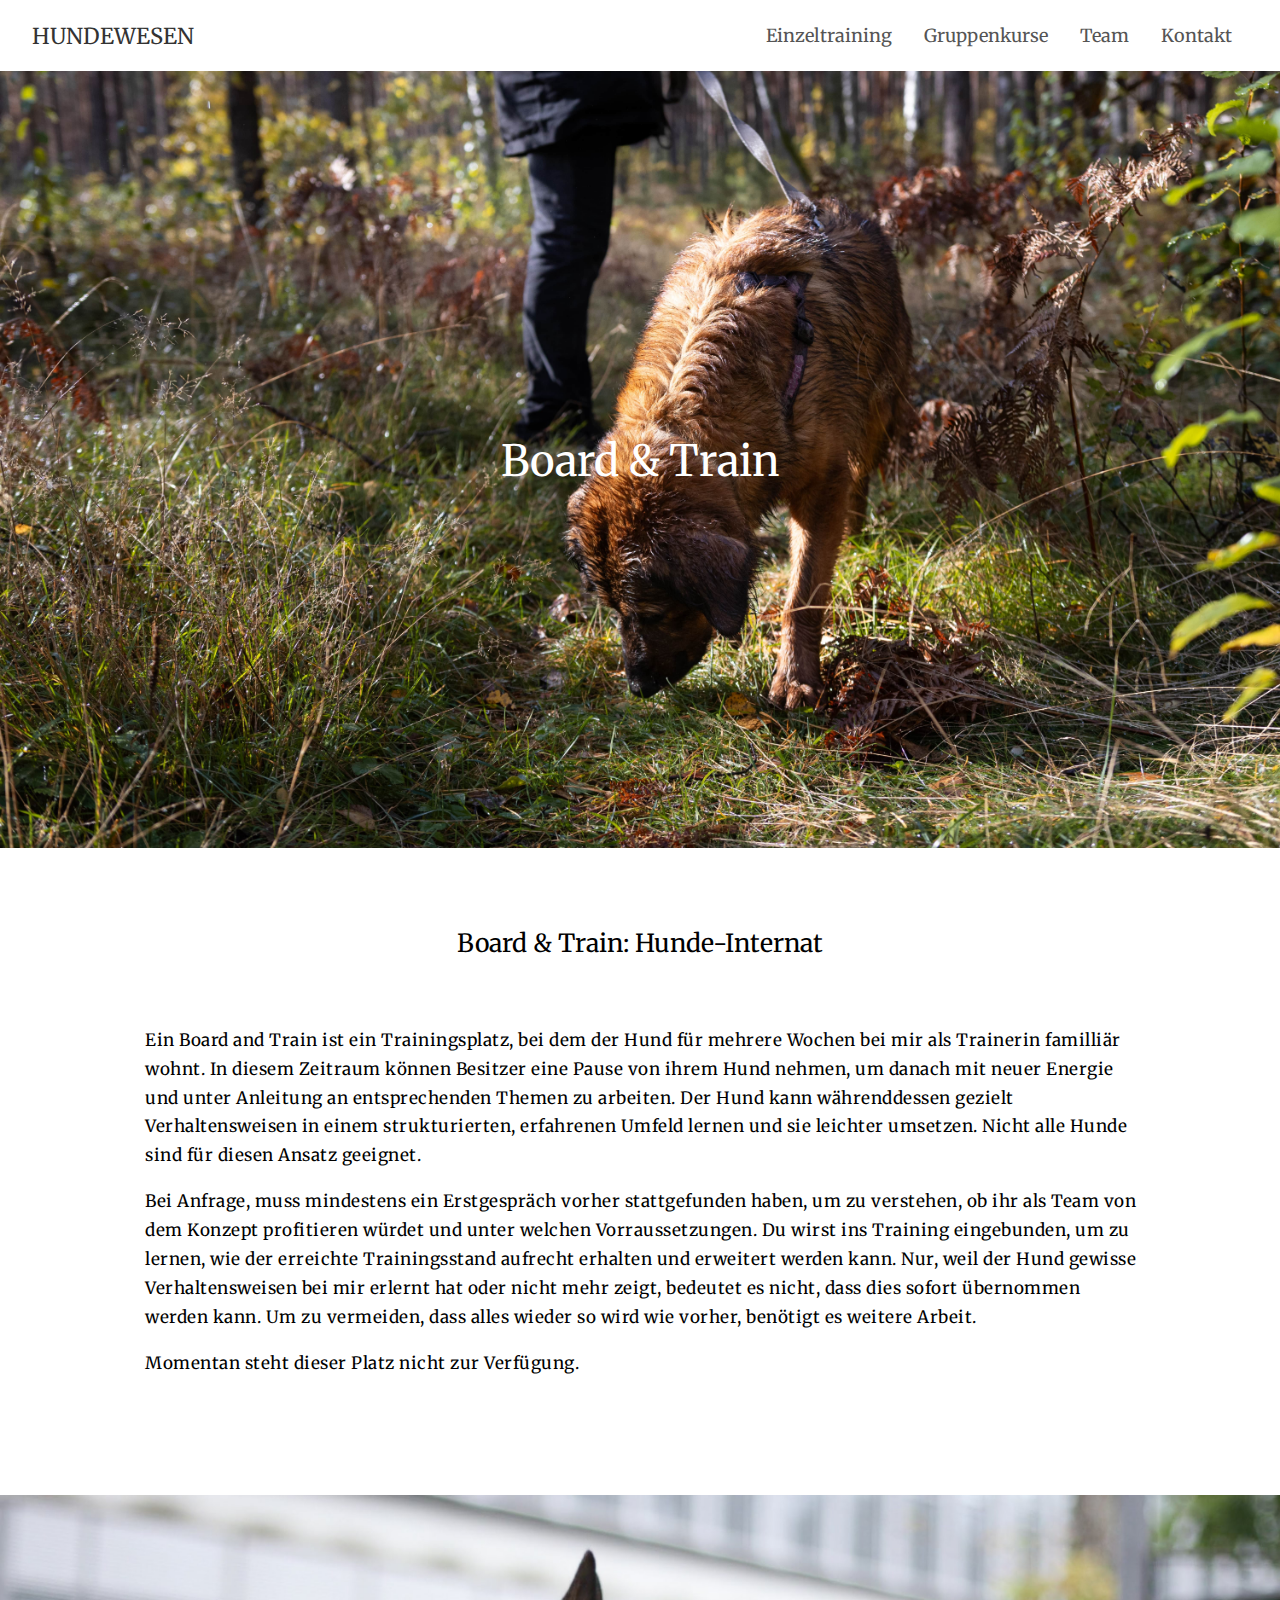
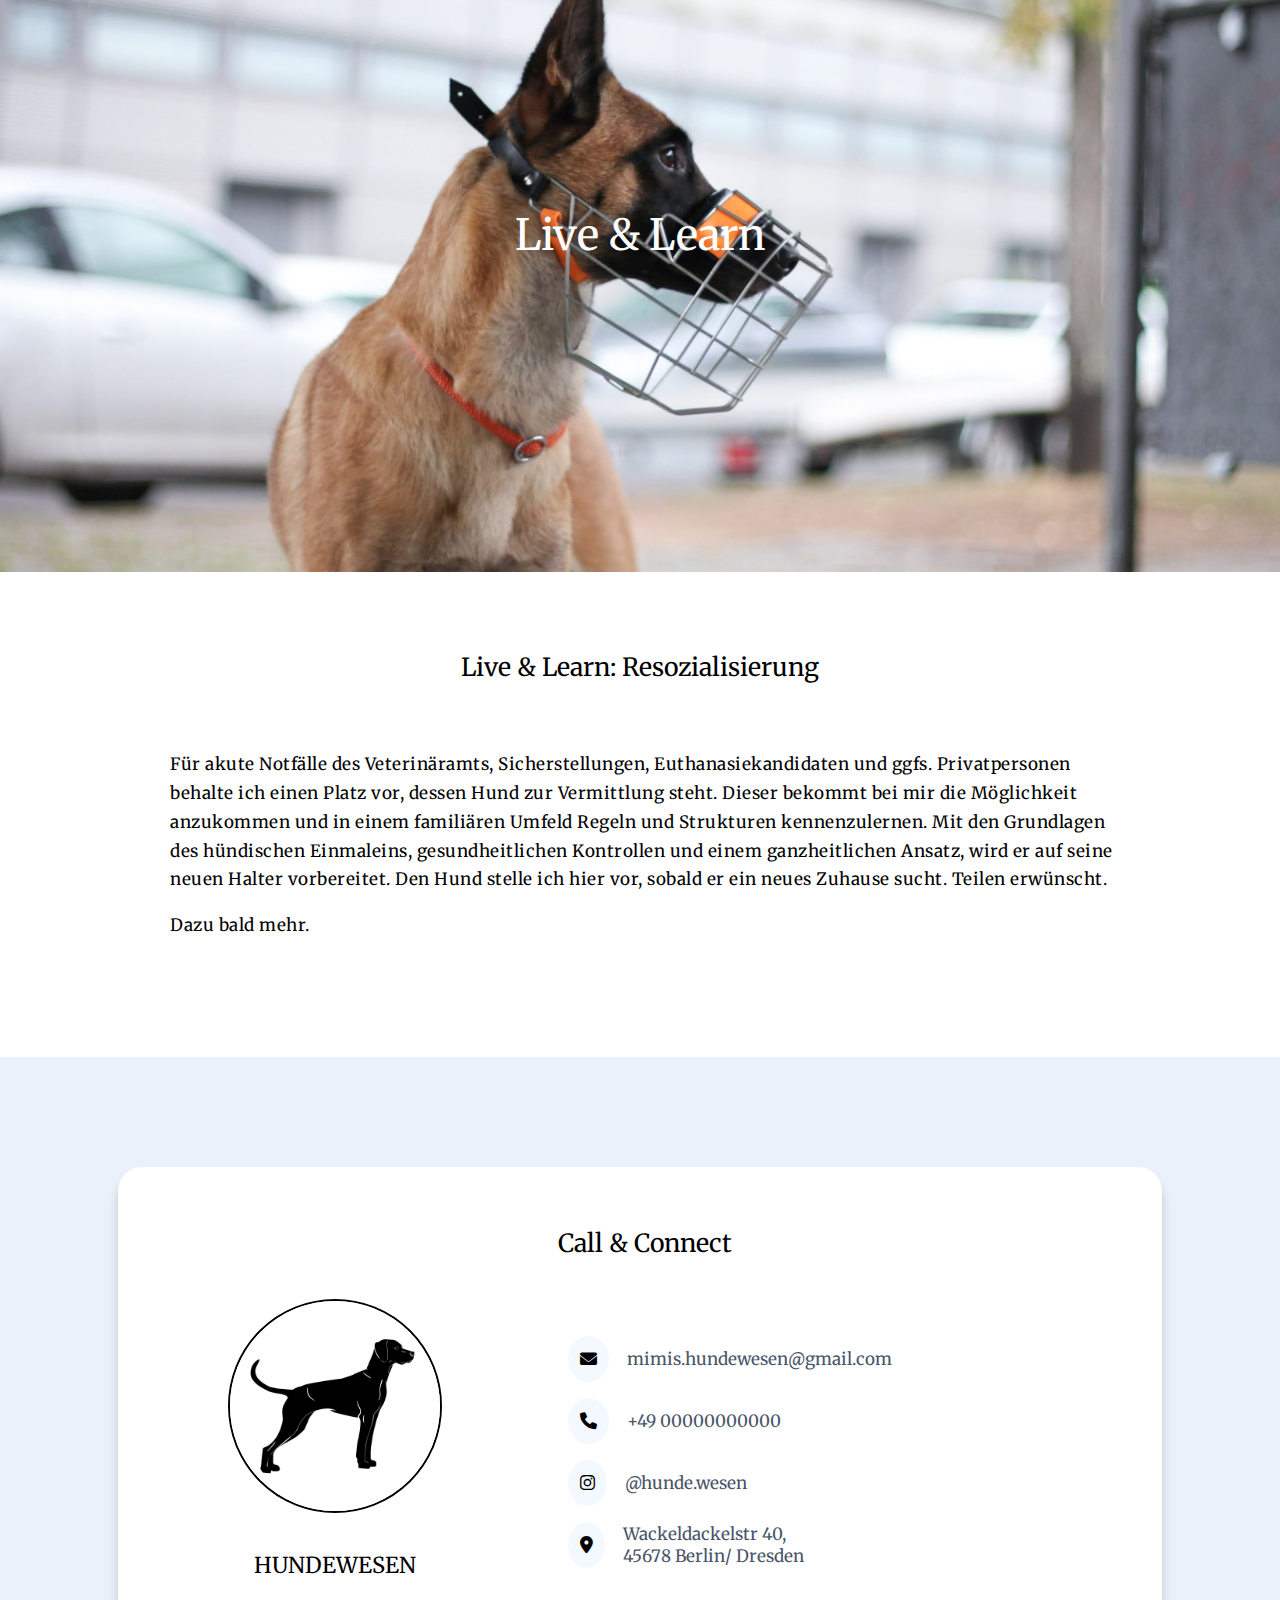
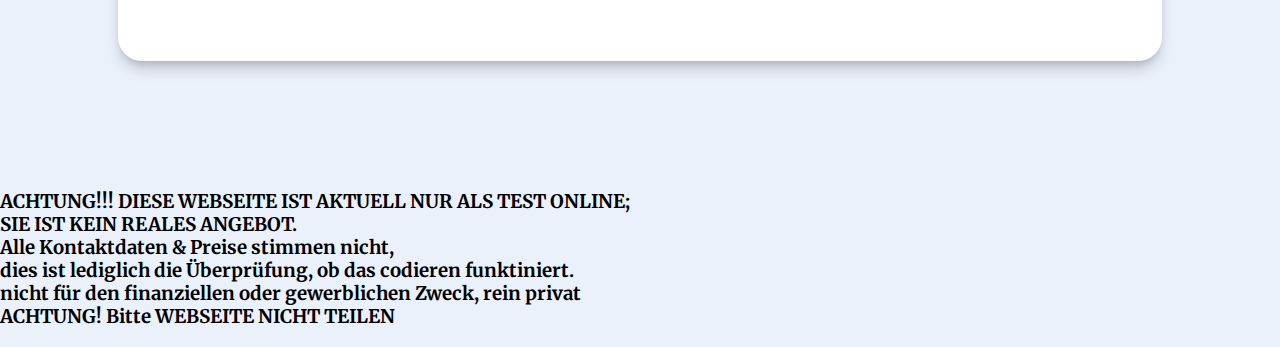
<file: boardandtrain.html>
<!DOCTYPE html>
<html>


<head>
 <title>Hundewesen Board &#38; Train </title>
 <link rel="stylesheet" href="../css/boardandtrain.css">
 <link rel="stylesheet" href="https://cdnjs.cloudflare.com/ajax/libs/font-awesome/6.0.0-beta3/css/all.min.css">
 <link href="https://fonts.googleapis.com/css2?family=Merriweather&display=swap" rel="stylesheet">
 <link rel="icon" href="../pictures/favicon.ico">
 <meta name="viewport" content="width=device-width, initial-scale=1.0">
</head>


<body>

<nav class="navbar">
  <a href="../hundewesen.html" class="navbar-logo">HUNDEWESEN</a>
  <div class="hamburger-icon" id="hamburger">
      <span></span>
      <span></span>
      <span></span>
  </div>
  <ul class="navbar-links">
      <li><a href="einzeltraining.html">Einzeltraining</a></li>
      <li><a href="gruppenkurs.html">Gruppenkurse</a></li>
      <li><a href="team.html">Team</a></li>
      <li><a href="kontakt.html">Kontakt</a></li>
  </ul>
</nav>

<script>
    // Get the hamburger icon and the entire navbar
    const hamburgerIcon = document.getElementById('hamburger');
    const navbar = document.querySelector('.navbar');

    // Add a click event listener to the hamburger icon
    hamburgerIcon.addEventListener('click', () => {
        // Toggle the 'navbar-open' class on the navbar to show/hide the links and transform the icon
        navbar.classList.toggle('navbar-open');
    });
</script>
  
<main>
 <div class="imagecontainer">
   <img class="top" src="../pictures/waldlacis.jpg"
   alt="Ein Vizsla an einer Schleppleine neben ihrer Besitzerin"
   style="width:100vw";>
   <div class="centered";> Board &#38; Train</div>
 </div>


 <div class="schrift1">
   <div class="Überschrift1"> Board &#38; Train: Hunde-Internat </div>
   <div class="text1" style="
     display: flex;
     flex-direction: row;">
     <div style="
       background-color:white;
       flex:1;">
     </div> 
     <div style="
       width: 1000px;">
     <p> Ein Board and Train ist ein Trainingsplatz, bei dem der Hund f&#252;r mehrere Wochen bei
       mir als Trainerin familliär wohnt. In diesem Zeitraum k&#246;nnen Besitzer eine Pause von ihrem Hund nehmen,
       um danach mit neuer Energie und unter Anleitung an entsprechenden Themen zu arbeiten.
       Der Hund kann w&#228;hrenddessen gezielt Verhaltensweisen in einem strukturierten, erfahrenen Umfeld lernen
       und sie leichter umsetzen. Nicht alle Hunde sind f&#252;r diesen Ansatz geeignet.
     </p> 
     <p>
       Bei Anfrage, muss mindestens ein Erstgespräch vorher stattgefunden haben, um zu verstehen, 
       ob ihr als Team von dem Konzept profitieren w&#252;rdet und unter welchen Vorraussetzungen. 
       Du wirst ins Training eingebunden, um zu lernen,
       wie der erreichte Trainingsstand aufrecht erhalten und erweitert werden kann.
       Nur, weil der Hund gewisse Verhaltensweisen bei mir erlernt hat oder
       nicht mehr zeigt, bedeutet es nicht, dass dies sofort &#252;bernommen werden kann.
       Um zu vermeiden, dass alles wieder so wird wie vorher, ben&#246;tigt es weitere Arbeit.
     </p>
     <p> Momentan steht dieser Platz nicht zur Verf&#252;gung.</p>
     </div>
     <div style="
       background-color:white; flex:1;">
     </div> 
   </div>
 </div>
  <div class="imagecontainer">
   <img class="live" src="../pictures/mkhell.jpg"
   style="width:100vw";>
   <div class="centered";> Live &#38; Learn</div>
 </div>


 <div class="schrift1">
   <div class="Überschrift1"> Live &#38; Learn: Resozialisierung </div>
   <div class="text1" style="
     display: flex;
     flex-direction: row;">
     <div style="
       background-color:white;
       flex:1;">
     </div> 
     <div style="
       width: 950px;">
      <p> F&#252;r akute Notf&#228;lle des Veterin&#228;ramts, Sicherstellungen, Euthanasiekandidaten und ggfs. Privatpersonen
       behalte ich einen Platz vor, dessen Hund zur Vermittlung steht.
       Dieser bekommt bei mir die M&#246;glichkeit anzukommen und in einem famili&#228;ren Umfeld
       Regeln und Strukturen kennenzulernen. Mit den Grundlagen des h&#252;ndischen Einmaleins, gesundheitlichen
       Kontrollen und einem ganzheitlichen Ansatz, wird er auf seine neuen Halter vorbereitet.
       Den Hund stelle ich hier vor, sobald er ein neues Zuhause sucht.
       Teilen erw&#252;nscht.
      </p>
      <p> Dazu bald mehr. </p>
     </div>
     <div style="
       background-color:white;
       flex:1;">
     </div> 
   </div>
 </div>

<!-- GEMINI-->

<div class="contact-card-container">
  <div class="contact-card">
  <div class="Überschrift2">Call & Connect</div>
   <div class="contact-innen">
      
      <!-- LINKS -->
      <div class="profile-section">
          <div class="profile-image-container">
              <img src="../pictures/hwlogoq.jpg" alt="Profile logo" class="profile-image">
          </div>
          <p class="profile-name">HUNDEWESEN</p>
      </div>

      <!-- RECHTS -->
      <div class="contact-links">
          <ul>
              <li>
                  <a href="mailto:hunde.wesen@gmail.com" class="contact-link">
                      <span class="icon-container">
                          <i class="fas fa-envelope"></i>
                      </span>
                      <span>mimis.hundewesen@gmail.com</span>
                  </a>
              </li>

              <li>
                <div class="contact-link">
                    <span class="icon-container">
                        <i class="fas fa-phone"></i>
                    </span>
                    <span>+49 00000000000</span>
                </div>
            </li>

            <li>
                <a href="https://www.instagram.com/hunde.wesen" target="_blank" class="contact-link">
                    <span class="icon-container">
                        <i class="fab fa-instagram"></i>
                    </span>
                    <span>@hunde.wesen</span>
                </a>
            </li>

            <li>
                <a href="https://maps.google.com/?q=Wackeldackelstr+40,+45678+Berlin" target="_blank" class="contact-link">
                    <span class="icon-container">
                        <i class="fas fa-map-marker-alt"></i>
                    </span>
                    <span>Wackeldackelstr 40,<br>45678 Berlin/ Dresden</span>
                </a>
            </li>
          </ul>
      </div>
   </div> 
  </div>
</div>


</main>
<footer> 
  <h3>ACHTUNG!!! DIESE WEBSEITE IST AKTUELL NUR ALS TEST ONLINE; 
  <br>SIE IST KEIN REALES ANGEBOT. 
  <br> Alle Kontaktdaten & Preise stimmen nicht, 
  <br>dies ist lediglich die Überprüfung, ob das codieren funktiniert.
  <br>nicht für den finanziellen oder gewerblichen Zweck, rein privat
<br>ACHTUNG! Bitte WEBSEITE NICHT TEILEN </h3>
</footer>

</body>
</html>
</file>
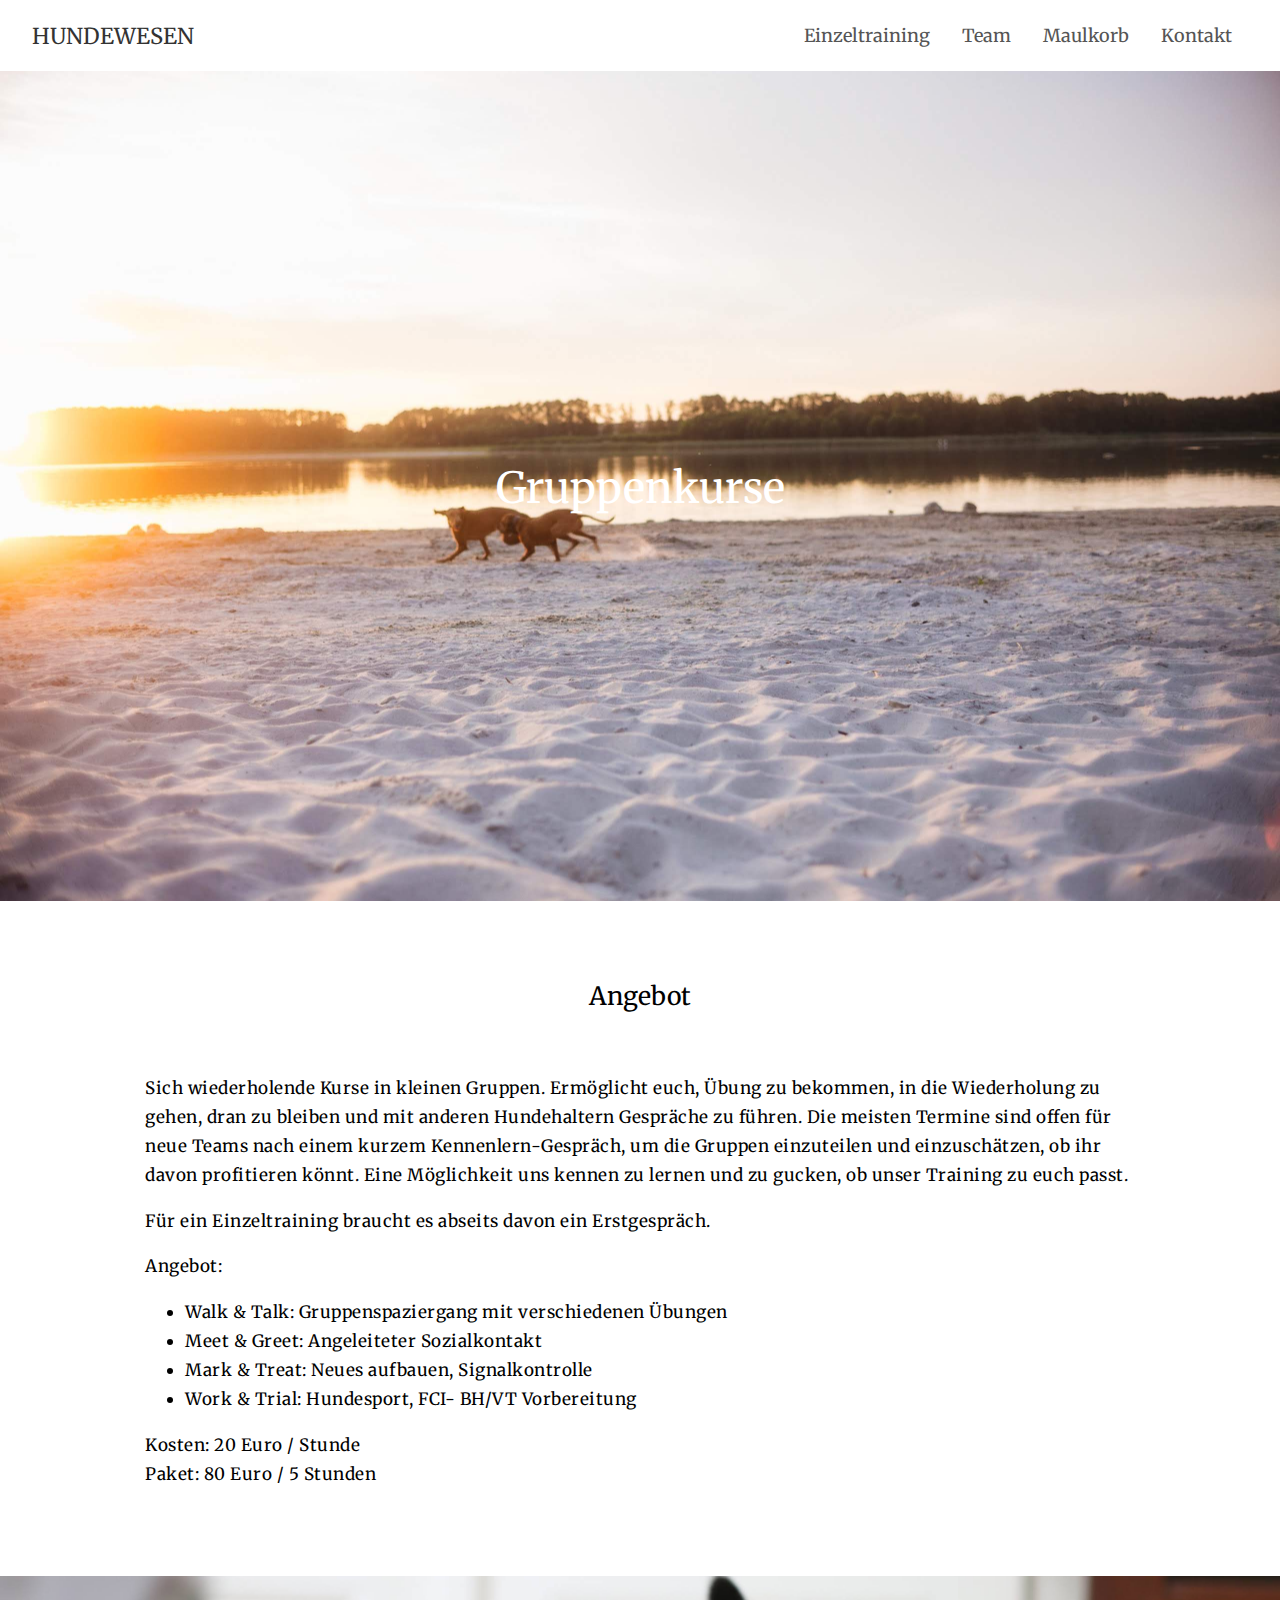
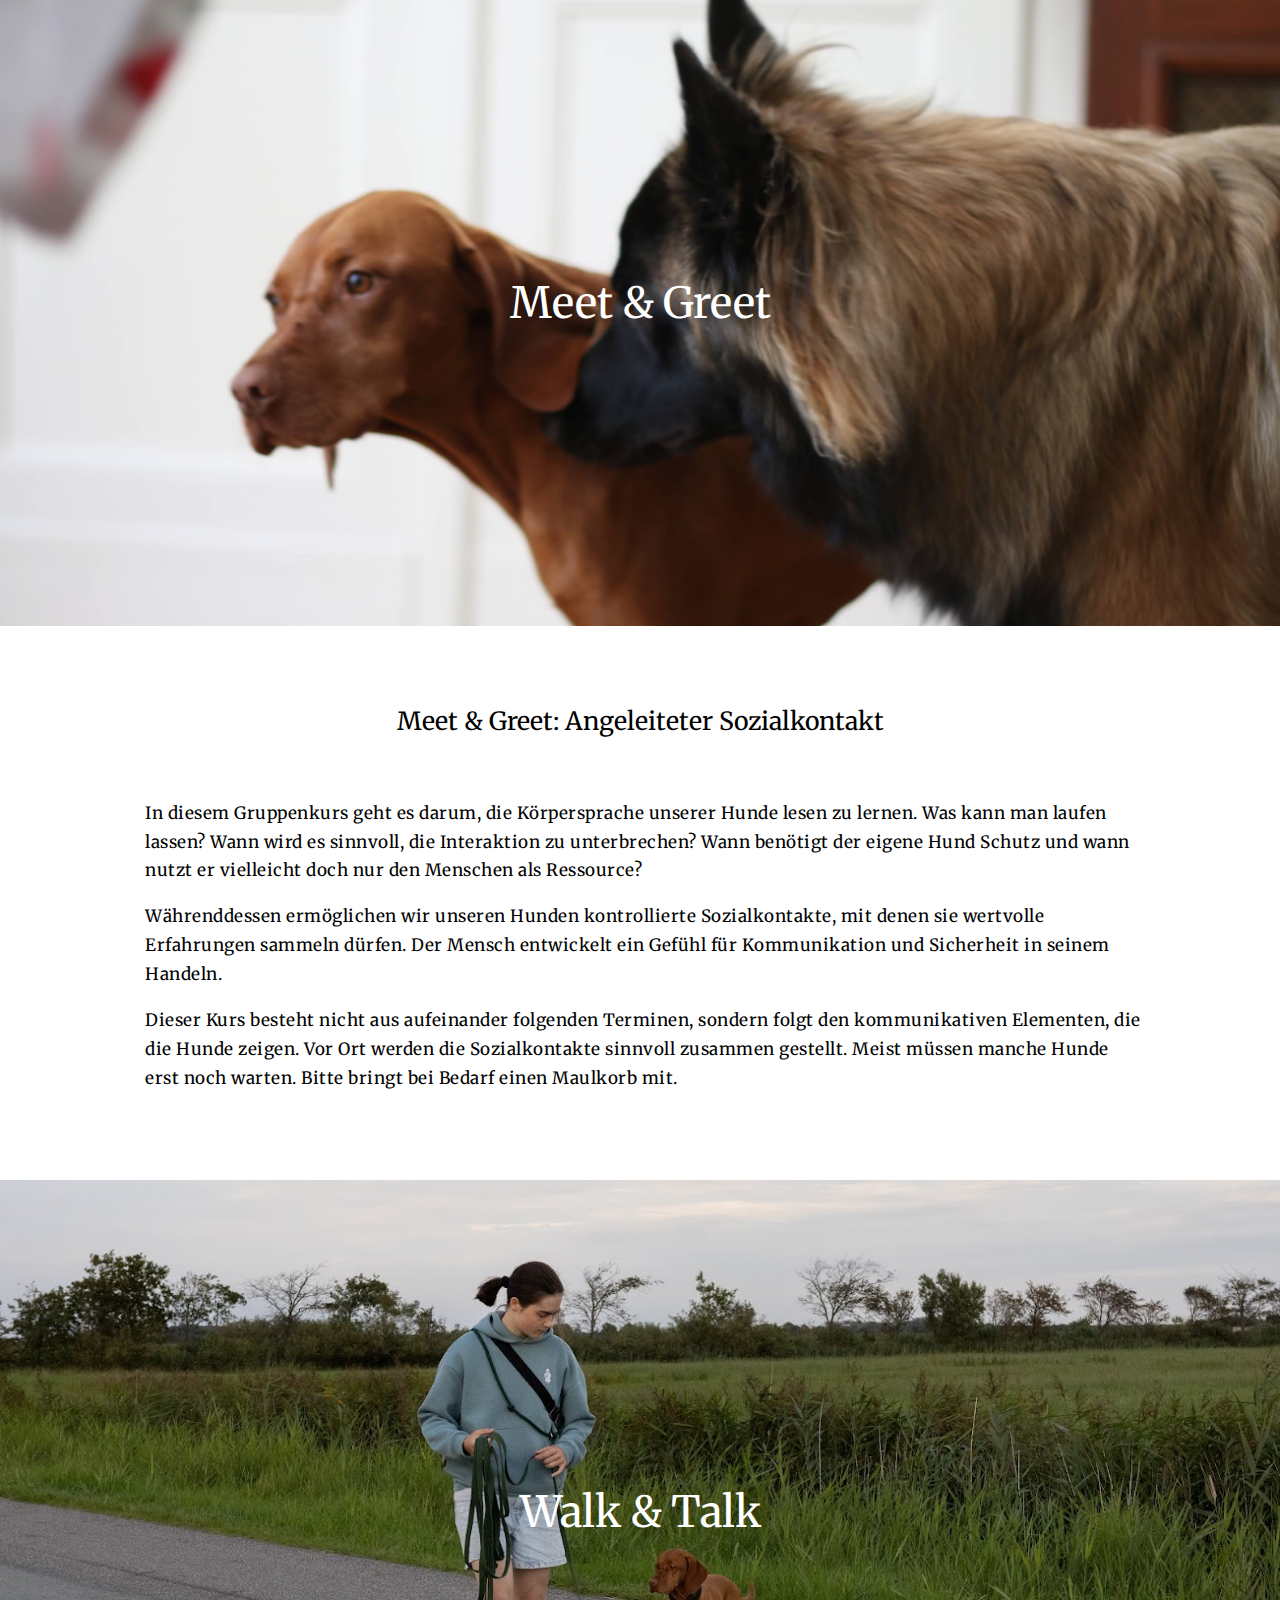
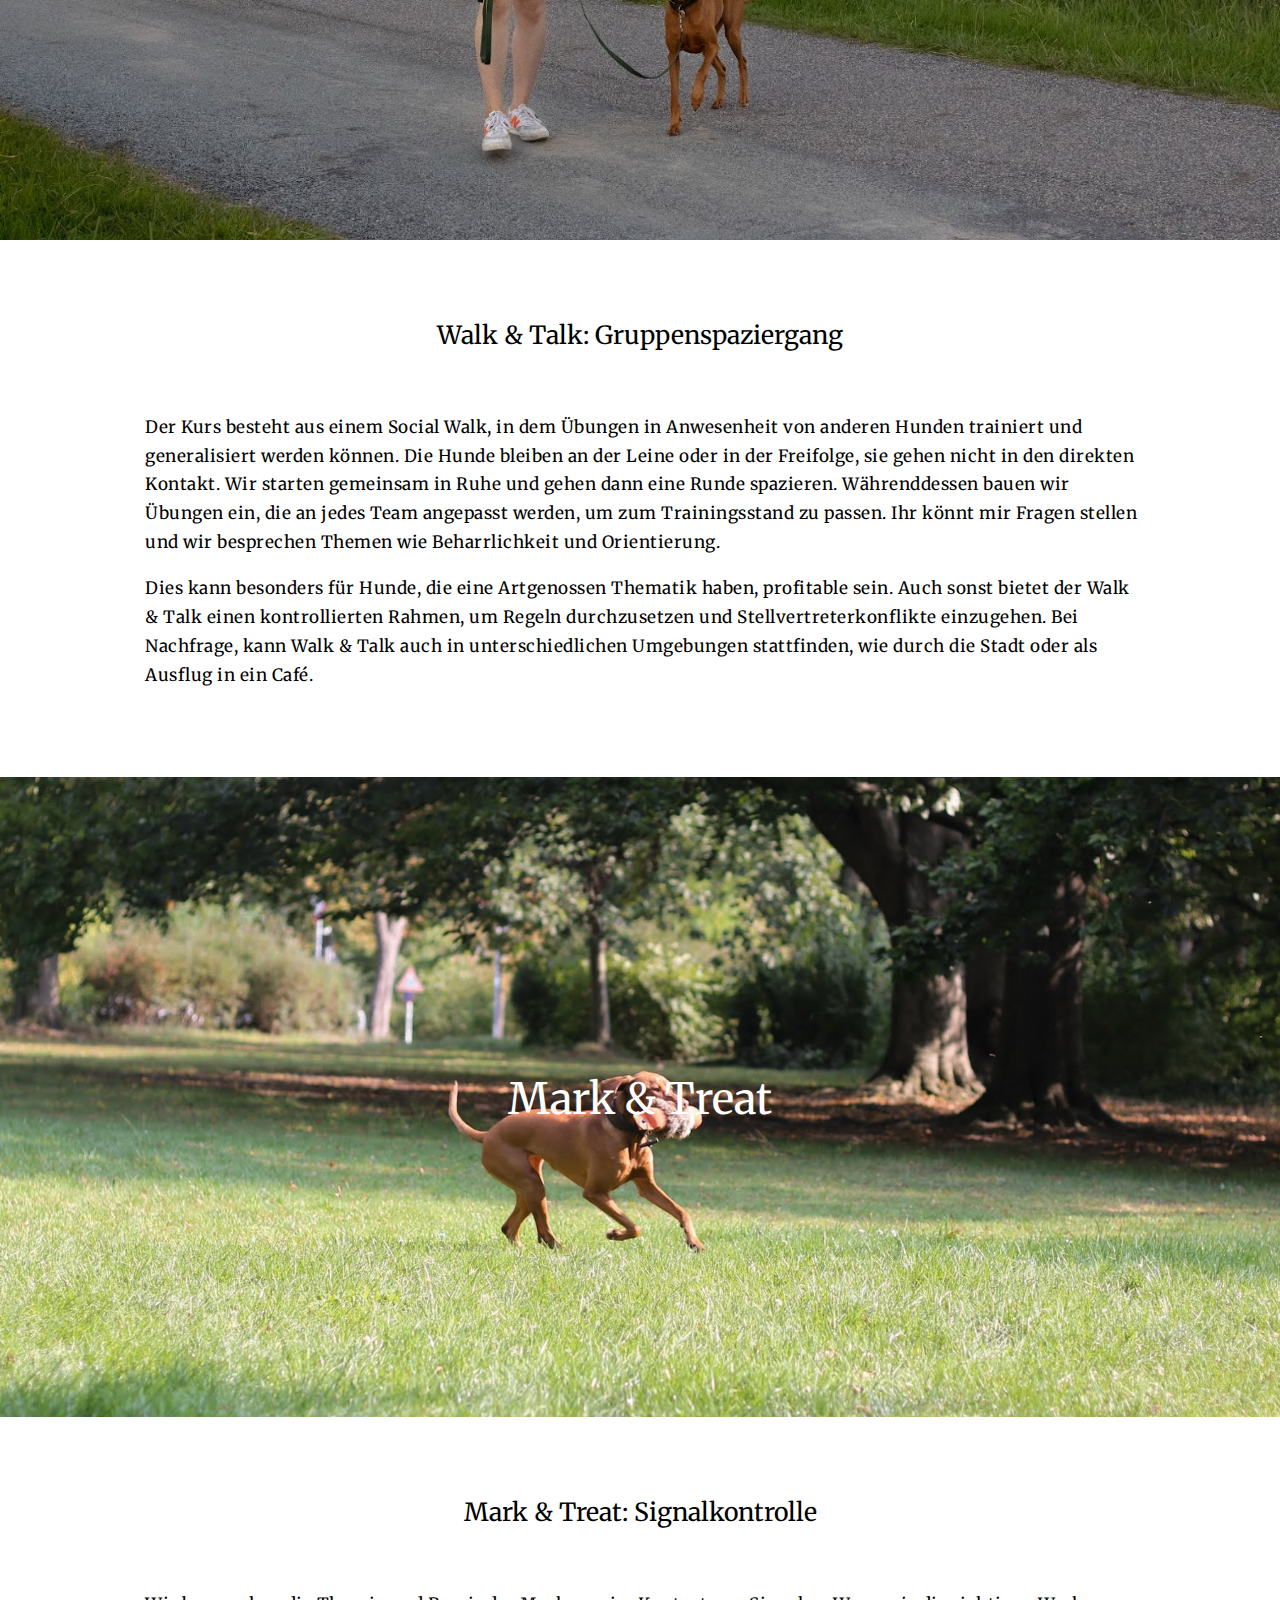
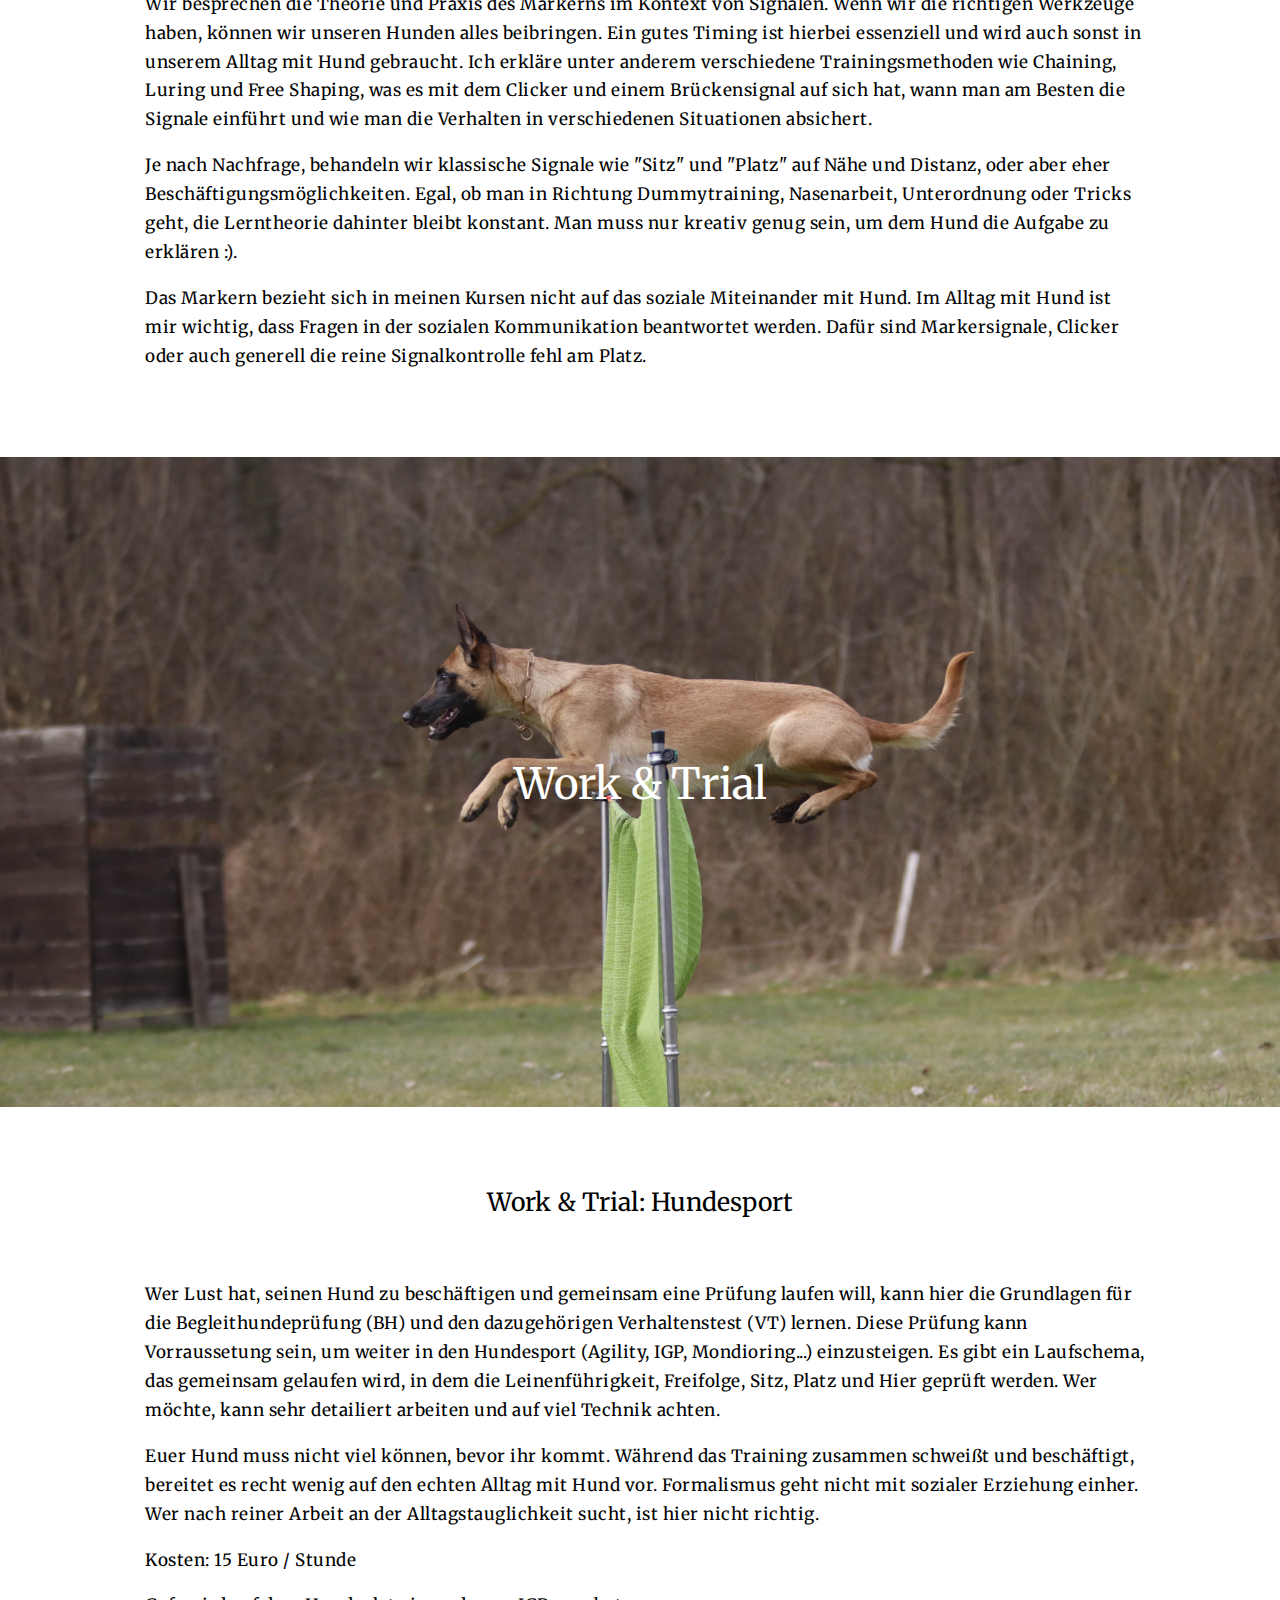
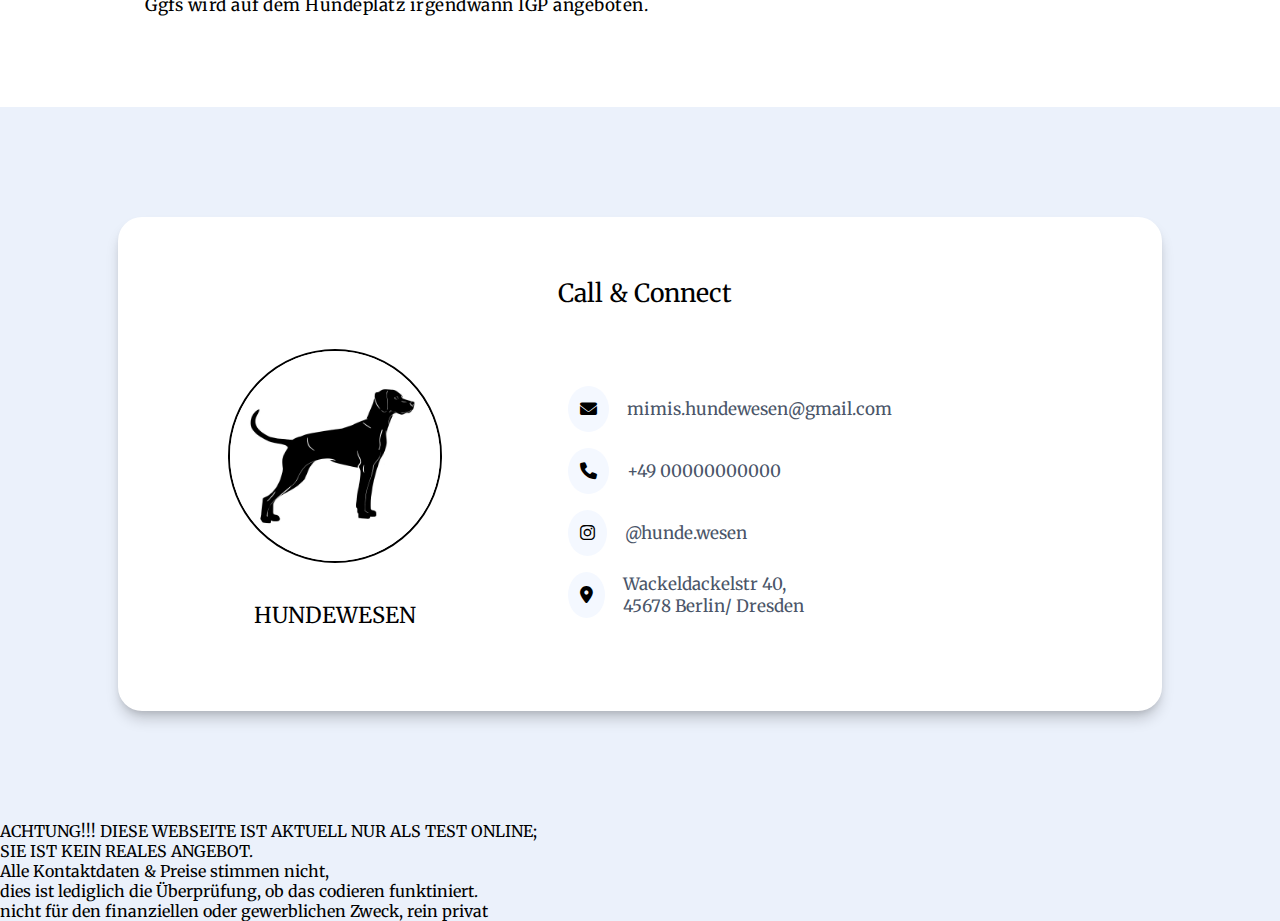
<file: gruppenkurs.html>
<!DOCTYPE html>
<html>


<head>
 <title>Hundewesen Gruppenkurse</title>
 <link rel="stylesheet" href="../css/gruppenkurs.css">
 <link rel="stylesheet" href="https://cdnjs.cloudflare.com/ajax/libs/font-awesome/6.0.0-beta3/css/all.min.css">
 <link href="https://fonts.googleapis.com/css2?family=Merriweather&display=swap" rel="stylesheet">
 <link rel="icon" href="../pictures/favicon.ico">
 <meta name="viewport" content="width=device-width, initial-scale=1.0">
</head>


<nav class="navbar">
  <a href="../hundewesen.html" class="navbar-logo">HUNDEWESEN</a>
  <div class="hamburger-icon" id="hamburger">
      <span></span>
      <span></span>
      <span></span>
  </div>
  <ul class="navbar-links">
      <li><a href="einzeltraining.html">Einzeltraining</a></li>
      <li><a href="team.html">Team</a></li>
      <li><a href="maulkorb.html">Maulkorb</a></li>
      <li><a href="kontakt.html">Kontakt</a></li>
  </ul>
</nav>

<script>
    // Get the hamburger icon and the entire navbar
    const hamburgerIcon = document.getElementById('hamburger');
    const navbar = document.querySelector('.navbar');

    // Add a click event listener to the hamburger icon
    hamburgerIcon.addEventListener('click', () => {
        // Toggle the 'navbar-open' class on the navbar to show/hide the links and transform the icon
        navbar.classList.toggle('navbar-open');
    });
</script>


<body>
<main>
<!-- Cover IMAGE-->
<div class="imagecontainer">
  <img class="top" src="../pictures/sonnenuntergang.jpg"
  style="width:100vw";>
  <div class="centered";> Gruppenkurse</div>
</div>

<!--ANGEBOT-->
<div class="schrift1">
  <div class="Überschrift1">Angebot </div>
  <div class="text1" style="display: flex; flex-direction: row;">
    <div style="
      background-color:white;flex:1;">
    </div> 
    <div style="
      width: 1000px;">
    <p>Sich wiederholende Kurse in kleinen Gruppen. Ermöglicht euch, Übung zu bekommen, in die Wiederholung zu gehen, dran zu bleiben und mit anderen Hundehaltern Gespräche zu führen.
      Die meisten Termine sind offen für neue Teams nach einem kurzem Kennenlern-Gespräch, um die Gruppen einzuteilen und einzuschätzen, ob ihr davon profitieren könnt. 
      Eine Möglichkeit uns kennen zu lernen und zu gucken, ob unser Training zu euch passt.</p>
    <p> Für ein Einzeltraining braucht es abseits davon ein Erstgespräch.</p> 
    <p>Angebot:</p>
    <ul>
      <li>Walk & Talk: Gruppenspaziergang mit verschiedenen Übungen</li>
      <li>Meet & Greet: Angeleiteter Sozialkontakt</li>
      <li>Mark & Treat: Neues aufbauen, Signalkontrolle</li>
      <li>Work & Trial: Hundesport, FCI- BH/VT Vorbereitung</li>
    </ul>
    <p>Kosten: 20 Euro / Stunde <br> Paket: 80 Euro / 5 Stunden </p>
    </div>
    <div style="
      background-color:white; flex:1;">
    </div> 
  </div>
</div>


<!--Watch & READ-->

 <div class="imagecontainer">
   <img class="meet" src="../pictures/interaktione.jpg"
   style="width:100vw";>
   <div class="centered";> Meet &#38; Greet</div>
 </div>


<div class="schrift1">
  <div class="Überschrift1"> Meet &#38; Greet: Angeleiteter Sozialkontakt</div>
  <div class="text1" style="
    display: flex; flex-direction: row;">
    <div style="
      background-color:white;
      flex:1;">
    </div> 
    <div style="
      width: 1000px;">
      <p>In diesem Gruppenkurs geht es darum, die K&#246;rpersprache unserer Hunde lesen zu lernen.
        Was kann man laufen lassen? Wann wird es sinnvoll, die Interaktion zu unterbrechen?
        Wann ben&#246;tigt der eigene Hund Schutz und wann nutzt er vielleicht doch nur den Menschen als Ressource?
    </p>
    <p>
        W&#228;hrenddessen erm&#246;glichen wir unseren Hunden kontrollierte Sozialkontakte,
        mit denen sie wertvolle Erfahrungen sammeln d&#252;rfen. Der Mensch entwickelt ein Gef&#252;hl f&#252;r Kommunikation
        und Sicherheit in seinem Handeln.
    </p>
    <p>
      Dieser Kurs besteht nicht aus aufeinander folgenden Terminen, sondern folgt den kommunikativen Elementen,
      die die Hunde zeigen. Vor Ort werden die Sozialkontakte sinnvoll zusammen gestellt. Meist müssen manche Hunde erst noch warten. 
      Bitte bringt bei Bedarf einen Maulkorb mit. 
    </p>
    </div>
    <div style="
      background-color:white; flex:1;">
    </div> 
  </div>
</div>


<!--Walk & TALK-->
<div class="imagecontainer">
  <img class="walk" src="../pictures/elsaschleppleine.jpg"
  style="width:100vw";>
  <div class="centered";> Walk &#38; Talk</div>
</div>
 
 
<div class="schrift1">
  <div class="Überschrift1"> Walk &#38; Talk: Gruppenspaziergang </div>
  <div class="text1" style="
    display: flex;
    flex-direction: row;">
    <div style="
      background-color:white;
      flex:1;">
    </div> 
    <div style="
      width: 1000px;">
      <p> Der Kurs besteht aus einem Social Walk, in dem Übungen in Anwesenheit
      von anderen Hunden trainiert und generalisiert werden k&#246;nnen. Die Hunde bleiben
      an der Leine oder in der Freifolge, sie gehen nicht in den direkten Kontakt. Wir starten gemeinsam
      in Ruhe und gehen dann eine Runde spazieren. W&#228;hrenddessen bauen wir Übungen ein, die an jedes Team
      angepasst werden, um zum Trainingsstand zu passen. Ihr k&#246;nnt mir Fragen stellen und wir besprechen
      Themen wie Beharrlichkeit und Orientierung.
      </p>
      <p> Dies kann besonders f&#252;r Hunde, die eine Artgenossen Thematik haben, profitable sein. Auch sonst
      bietet der Walk & Talk einen kontrollierten Rahmen, um Regeln durchzusetzen
      und Stellvertreterkonflikte einzugehen. Bei Nachfrage, kann Walk & Talk auch in unterschiedlichen Umgebungen stattfinden,
      wie durch die Stadt oder als Ausflug in ein Café.
      </p>
    </div>
    <div style="
      background-color:white;
      flex:1;">
    </div> 
  </div>
 </div>
 

<!--Mark & TREAT-->
 <div class="imagecontainer">
   <img class="mark" src="../pictures/dummydog.jpg"
   style="width:100vw";>
   <div class="centered";> Mark &#38; Treat</div>
 </div>
 
 <div class="schrift1">
   <div class="Überschrift1"> Mark &#38 Treat: Signalkontrolle </div>
   <div class="text1" style="
     display: flex;
     flex-direction: row;">
     <div style="
       background-color:white;
       flex:1;">
     </div> 
     <div style="
       width: 1000px;">
       <p> Wir besprechen die Theorie und Praxis des Markerns
       im Kontext von Signalen. Wenn wir die richtigen Werkzeuge haben, k&#246;nnen
       wir unseren Hunden alles beibringen. Ein gutes Timing ist hierbei essenziell und wird auch
       sonst in unserem Alltag mit Hund gebraucht.
       Ich erkl&#228;re unter anderem verschiedene Trainingsmethoden wie Chaining, Luring und Free Shaping,
       was es mit dem Clicker und einem Br&#252;ckensignal auf sich hat, wann man am Besten die Signale einf&#252;hrt und wie man die Verhalten
       in verschiedenen Situationen absichert.
     </p>
     <p> Je nach Nachfrage, behandeln wir klassische Signale wie "Sitz" und "Platz" auf
       N&#228;he und Distanz, oder aber eher Besch&#228;ftigungsm&#246;glichkeiten. Egal, ob man in Richtung
       Dummytraining, Nasenarbeit, Unterordnung oder Tricks geht, die Lerntheorie dahinter bleibt konstant.
       Man muss nur kreativ genug sein, um dem Hund die Aufgabe zu erklären :).
     </p>
     <p> Das Markern bezieht sich in meinen Kursen nicht auf das soziale Miteinander mit Hund.
       Im Alltag mit Hund ist mir wichtig, dass Fragen in der sozialen Kommunikation beantwortet werden.
       Daf&#252;r sind Markersignale, Clicker oder auch generell die reine Signalkontrolle fehl am Platz.
     </p>
     </div>
     <div style="
       background-color:white;
       flex:1;">
     </div> 
   </div>
 </div>


<!--Meet & Greet-->
 <div class="imagecontainer">
  <img class="work" src="../pictures/hurde.jpg"
  style="width:100vw";>
  <div class="centered";> Work &#38; Trial</div>
</div>

<div class="schrift1">
  <div class="Überschrift1"> Work &#38; Trial: Hundesport </div>
  <div class="text1" style="
    display: flex;
    flex-direction: row;">
    <div style="
      background-color:white;
      flex:1;">
    </div> 
    <div style="
      width: 1000px;">
    <p>Wer Lust hat, seinen Hund zu beschäftigen und gemeinsam eine Prüfung laufen will, kann hier die Grundlagen für die Begleithundeprüfung (BH)
      und den dazugehörigen Verhaltenstest (VT) lernen. Diese Prüfung kann Vorraussetung sein, um weiter in den Hundesport (Agility, IGP, Mondioring...) einzusteigen.
      Es gibt ein Laufschema, das gemeinsam gelaufen wird, in dem die Leinenführigkeit, Freifolge, Sitz, Platz und Hier geprüft werden. Wer möchte, kann sehr detailiert arbeiten
      und auf viel Technik achten.
    </p>
    <p>
      Euer Hund muss nicht viel können, bevor ihr kommt. Während das Training zusammen schweißt und beschäftigt, bereitet es recht wenig auf den echten Alltag mit Hund vor.
      Formalismus geht nicht mit sozialer Erziehung einher. Wer nach reiner Arbeit an der Alltagstauglichkeit sucht, ist hier nicht richtig.
    </p>
    <p>Kosten: 15 Euro / Stunde</p>
    <p>Ggfs wird auf dem Hundeplatz irgendwann IGP angeboten. </p>
    </div>
    <div style="
      background-color:white; flex:1;">
    </div> 
  </div>
</div>

<!-- GEMINI-->

<div class="contact-card-container">
  <div class="contact-card">
  <div class="Überschrift2">Call & Connect</div>
   <div class="contact-innen">
      
      <!-- LINKS -->
      <div class="profile-section">
          <div class="profile-image-container">
              <img src="../pictures/hwlogoq.jpg" alt="Profile logo" class="profile-image">
          </div>
          <p class="profile-name">HUNDEWESEN</p>
      </div>

      <!-- RECHTS -->
      <div class="contact-links">
          <ul>
              <li>
                  <a href="mailto:hunde.wesen@gmail.com" class="contact-link">
                      <span class="icon-container">
                          <i class="fas fa-envelope"></i>
                      </span>
                      <span>mimis.hundewesen@gmail.com</span>
                  </a>
              </li>

              <li>
                <div class="contact-link">
                    <span class="icon-container">
                        <i class="fas fa-phone"></i>
                    </span>
                    <span>+49 00000000000</span>
                </div>
            </li>

            <li>
                <a href="https://www.instagram.com/hunde.wesen" target="_blank" class="contact-link">
                    <span class="icon-container">
                        <i class="fab fa-instagram"></i>
                    </span>
                    <span>@hunde.wesen</span>
                </a>
            </li>

            <li>
                <a href="https://maps.google.com/?q=Wackeldackelstr+40,+45678+Berlin" target="_blank" class="contact-link">
                    <span class="icon-container">
                        <i class="fas fa-map-marker-alt"></i>
                    </span>
                    <span>Wackeldackelstr 40,<br>45678 Berlin/ Dresden</span>
                </a>
            </li>
          </ul>
      </div>
   </div> 
  </div>
</div>


</main>
<footer> ACHTUNG!!! DIESE WEBSEITE IST AKTUELL NUR ALS TEST ONLINE; 
  <br>SIE IST KEIN REALES ANGEBOT. 
  <br> Alle Kontaktdaten & Preise stimmen nicht, 
  <br>dies ist lediglich die Überprüfung, ob das codieren funktiniert.
  <br>nicht für den finanziellen oder gewerblichen Zweck, rein privat
</footer>

</body>
</html>
</file>
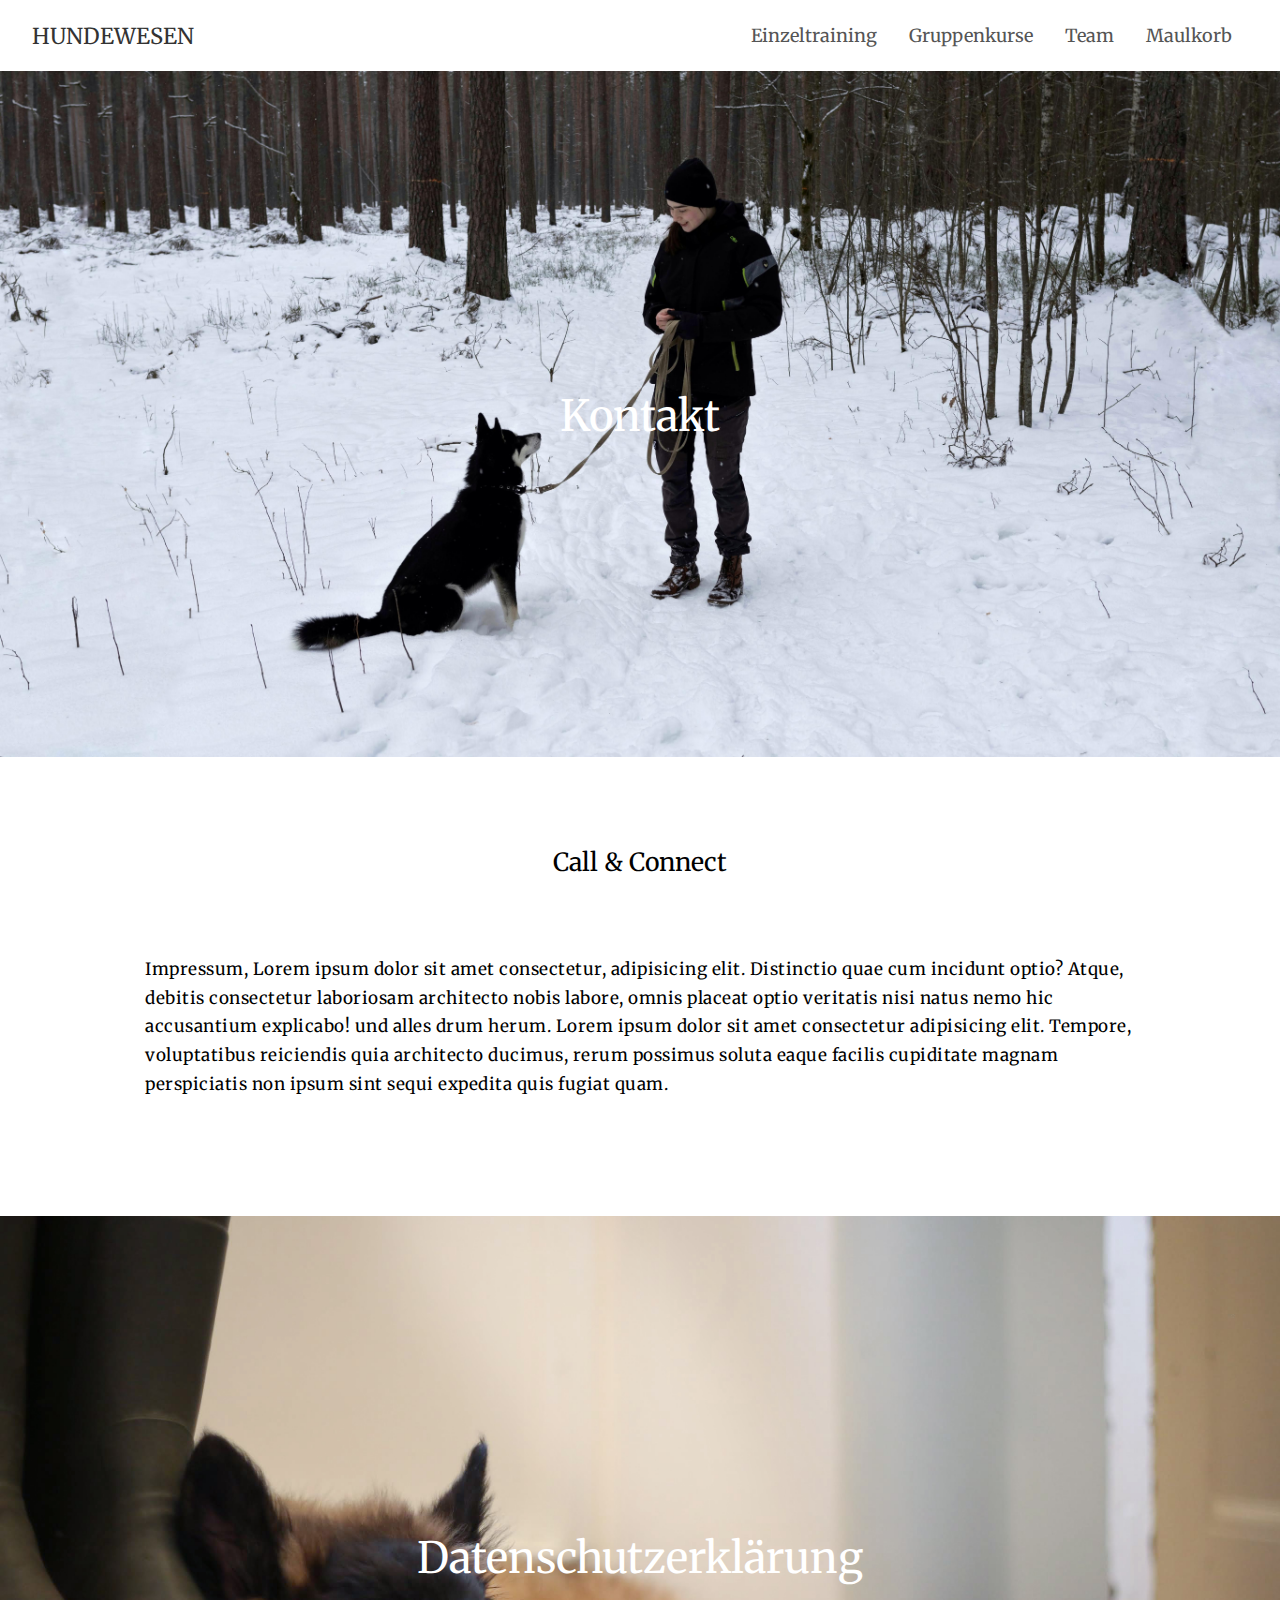
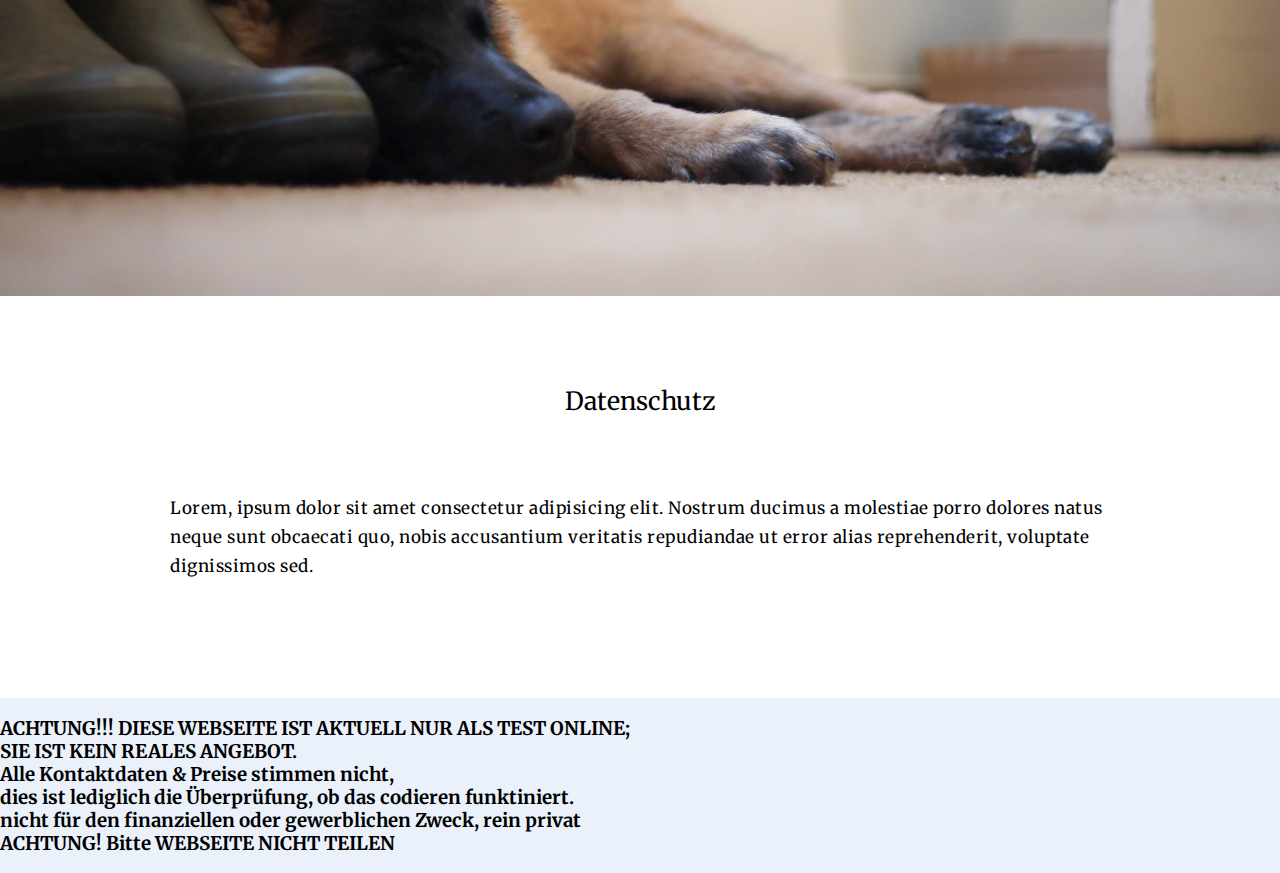
<file: kontakt.html>
<!DOCTYPE html>
<html>

<head>
 <title>Kontakt</title>
 <link rel="stylesheet" href="../css/kontakt.css">
 <link rel="stylesheet" href="https://cdnjs.cloudflare.com/ajax/libs/font-awesome/6.0.0-beta3/css/all.min.css">
 <link href="https://fonts.googleapis.com/css2?family=Merriweather&display=swap" rel="stylesheet">
 <meta name="viewport" content="width=device-width, initial-scale=1.0">
 <link rel="icon" href="../pictures/favicon.ico">
</head>

<body>

<nav class="navbar">
  <a href="../hundewesen.html" class="navbar-logo">HUNDEWESEN</a>
  <div class="hamburger-icon" id="hamburger">
      <span></span>
      <span></span>
      <span></span>
  </div>
  <ul class="navbar-links">
      <li><a href="einzeltraining.html">Einzeltraining</a></li>
      <li><a href="gruppenkurs.html">Gruppenkurse</a></li>
      <li><a href="team.html">Team</a></li>
      <li><a href="maulkorn.html">Maulkorb</a></li>
  </ul>
</nav>

<script>
    // Get the hamburger icon and the entire navbar
    const hamburgerIcon = document.getElementById('hamburger');
    const navbar = document.querySelector('.navbar');

    // Add a click event listener to the hamburger icon
    hamburgerIcon.addEventListener('click', () => {
        // Toggle the 'navbar-open' class on the navbar to show/hide the links and transform the icon
        navbar.classList.toggle('navbar-open');
    });
</script>
 
<main>

<div class="imagecontainer">
    <img class="top" src="../pictures/hares.jpg"
    alt="hund"
    style="width:100vw";>
    <div class="centered";>Kontakt</div>
</div>

<!-- form & function-->

<div class="schrift1">
  <div class="Überschrift1"> Call & Connect </div>
    <div class="text1" style="
      display: flex;
      flex-direction: row;">
        <div style="
        background-color:white;
        flex:1;">
        </div> 
        <div style="
        width: 1000px;">
      <p>Impressum, Lorem ipsum dolor sit amet consectetur, adipisicing elit. 
        Distinctio quae cum incidunt optio? Atque, debitis consectetur laboriosam architecto nobis labore, 
        omnis placeat optio veritatis nisi natus nemo hic accusantium explicabo! und alles drum herum. 
        Lorem ipsum dolor sit amet consectetur adipisicing elit. 
        Tempore, voluptatibus reiciendis quia architecto ducimus, rerum possimus soluta eaque facilis cupiditate magnam perspiciatis non ipsum sint sequi expedita quis fugiat quam.</p>
    </div>
  <div style="
    background-color:white;
    flex:1;">
    </div> 
  </div>
</div>

<!-- safe & styled-->


<div class="imagecontainer">
  <img class="daten" src="../pictures/cwelpe.jpg" alt="Welpe"
  style="width:100vw";>
  <div class="centered";> Datenschutzerklärung</div>
</div>


<div class="schrift1">
  <div class="Überschrift1"> Datenschutz </div>
  <div class="text1" style="
    display: flex;
    flex-direction: row;">
    <div style="
      background-color:white;
      flex:1;">
    </div> 
    <div style="
      width: 950px;">
      <p> Lorem, ipsum dolor sit amet consectetur adipisicing elit. Nostrum ducimus a molestiae porro dolores natus neque sunt obcaecati quo, nobis accusantium veritatis repudiandae ut error alias reprehenderit, voluptate dignissimos sed. </p>
    </div>
    <div style="
      background-color:white; flex:1;">
    </div> 
  </div>
</div>
 

</main>

<footer> 
  <h3>ACHTUNG!!! DIESE WEBSEITE IST AKTUELL NUR ALS TEST ONLINE; 
  <br>SIE IST KEIN REALES ANGEBOT. 
  <br> Alle Kontaktdaten & Preise stimmen nicht, 
  <br>dies ist lediglich die Überprüfung, ob das codieren funktiniert.
  <br>nicht für den finanziellen oder gewerblichen Zweck, rein privat
<br>ACHTUNG! Bitte WEBSEITE NICHT TEILEN </h3>
</footer>

</body>
</html>
</file>
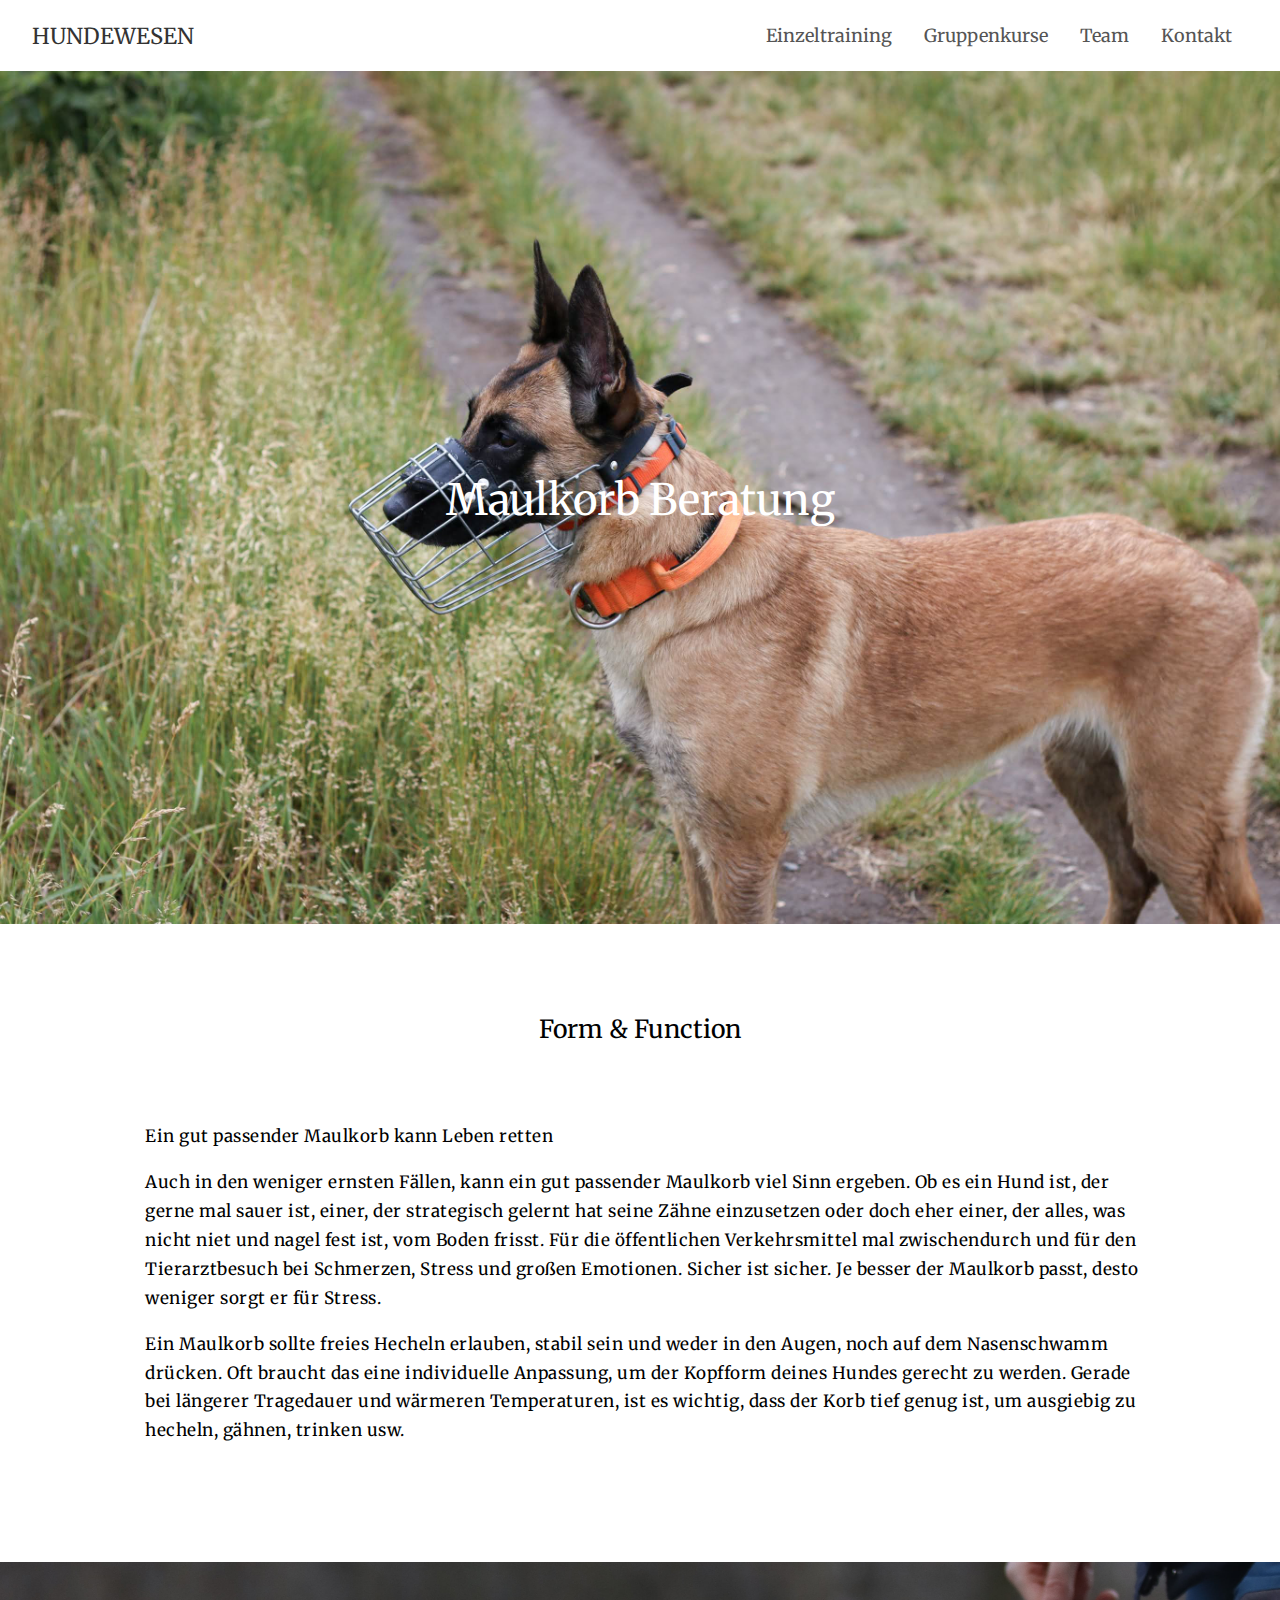
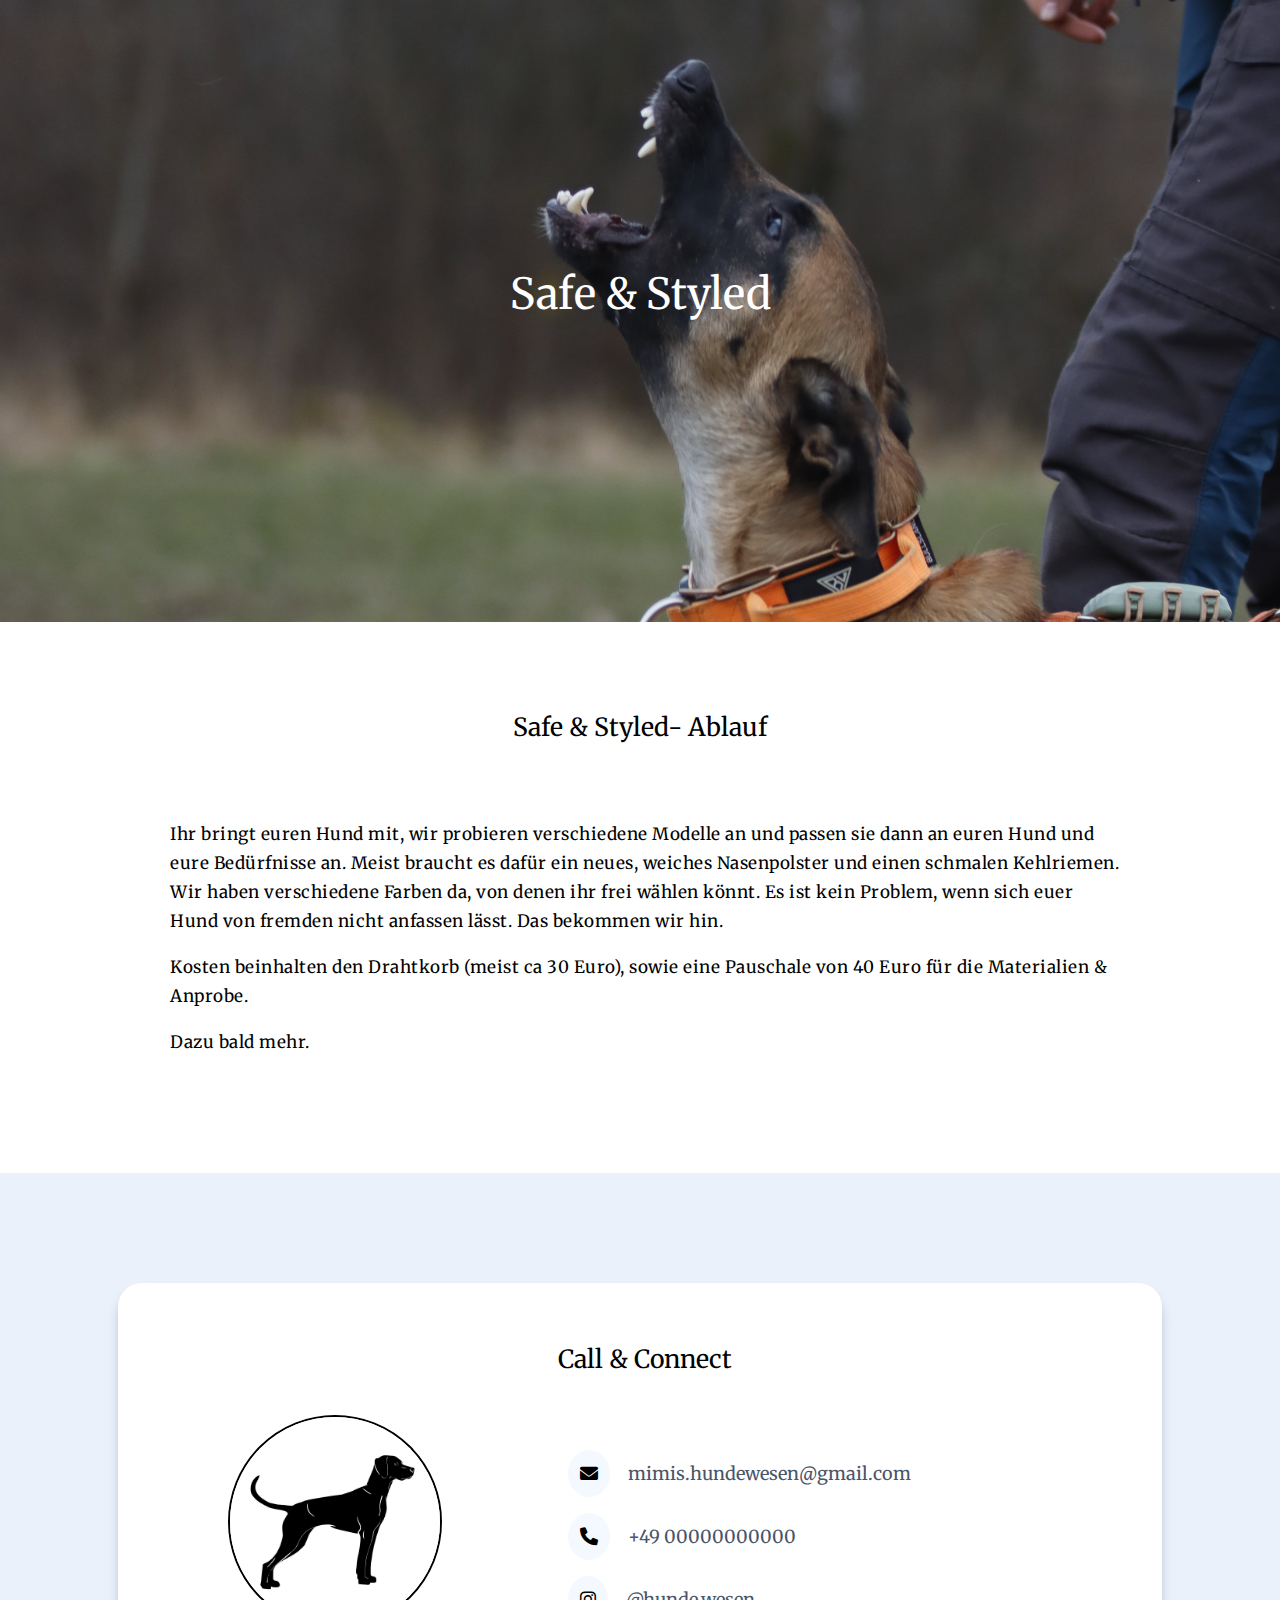
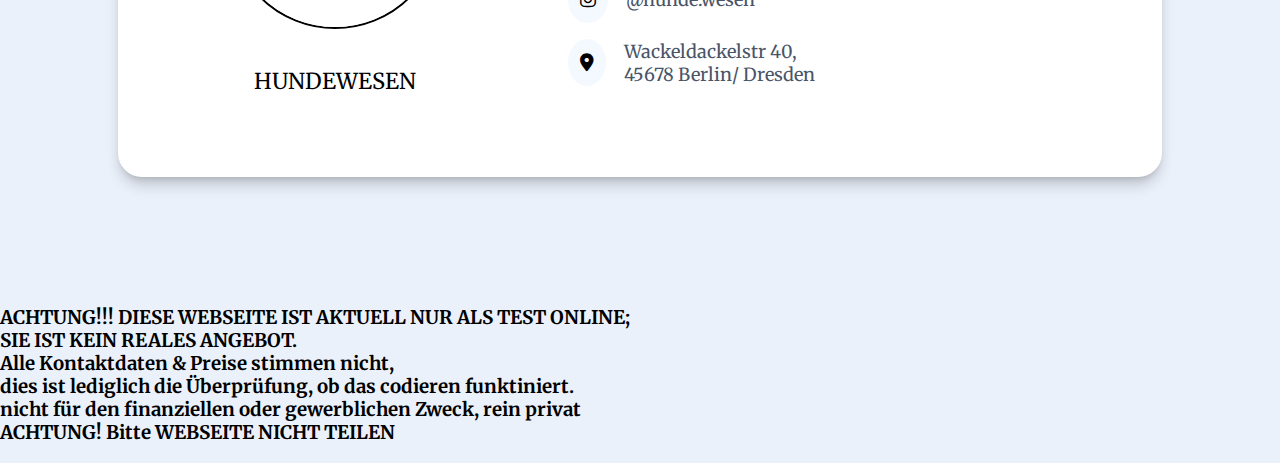
<file: maulkorb.html>
<!DOCTYPE html>
<html>

<head>
 <title>Hundewesen Maulkorb</title>
 <link rel="stylesheet" href="../css/maulkorb.css">
 <link rel="stylesheet" href="https://cdnjs.cloudflare.com/ajax/libs/font-awesome/6.0.0-beta3/css/all.min.css">
 <link href="https://fonts.googleapis.com/css2?family=Merriweather&display=swap" rel="stylesheet">
 <meta name="viewport" content="width=device-width, initial-scale=1.0">
 <link rel="icon" href="../pictures/favicon.ico">
</head>

<body>


<nav class="navbar">
  <a href="../hundewesen.html" class="navbar-logo">HUNDEWESEN</a>
  <div class="hamburger-icon" id="hamburger">
      <span></span>
      <span></span>
      <span></span>
  </div>
  <ul class="navbar-links">
      <li><a href="einzeltraining.html">Einzeltraining</a></li>
      <li><a href="gruppenkurs.html">Gruppenkurse</a></li>
      <li><a href="team.html">Team</a></li>
      <li><a href="kontakt.html">Kontakt</a></li>
  </ul>
</nav>

<script>
    // Get the hamburger icon and the entire navbar
    const hamburgerIcon = document.getElementById('hamburger');
    const navbar = document.querySelector('.navbar');

    // Add a click event listener to the hamburger icon
    hamburgerIcon.addEventListener('click', () => {
        // Toggle the 'navbar-open' class on the navbar to show/hide the links and transform the icon
        navbar.classList.toggle('navbar-open');
    });
</script>

 
<main>

<div class="imagecontainer">
    <img class="top" src="../pictures/maulkorb.jpg"
    alt="Ein Vizsla und die Besitzerin sitzen im Gras"
    style="width:100vw";>
    <div class="centered";> Maulkorb Beratung</div>
</div>

<!-- form & function-->

<div class="schrift1">
  <div class="Überschrift1"> Form & Function </div>
    <div class="text1" style="
      display: flex;
      flex-direction: row;">
        <div style="
        background-color:white;
        flex:1;">
        </div> 
        <div style="
        width: 1000px;">
        <p> Ein gut passender Maulkorb kann Leben retten</p>
        <p>Auch in den weniger ernsten Fällen, kann ein gut passender Maulkorb viel Sinn ergeben. Ob es ein Hund ist, der gerne mal sauer ist, 
          einer, der strategisch gelernt hat seine Zähne einzusetzen oder doch eher einer, der alles, was nicht niet und nagel fest ist, vom Boden frisst. 
          Für die öffentlichen Verkehrsmittel mal zwischendurch und für den Tierarztbesuch bei Schmerzen, Stress und großen Emotionen. Sicher ist sicher. Je besser der Maulkorb passt,
          desto weniger sorgt er für Stress.</p>
        
        <p>Ein Maulkorb sollte freies Hecheln erlauben, stabil sein und weder in den Augen, noch auf dem Nasenschwamm drücken. Oft braucht das eine individuelle Anpassung,
          um der Kopfform deines Hundes gerecht zu werden. Gerade bei längerer Tragedauer und wärmeren Temperaturen, ist es wichtig, dass der Korb tief genug ist, 
          um ausgiebig zu hecheln, gähnen, trinken usw. </p>
    </div>
  <div style="
    background-color:white;
    flex:1;">
    </div> 
  </div>
</div>

<!-- safe & styled-->


<div class="imagecontainer">
  <img class="safe" src="../pictures/zähne.jpg"
  style="width:100vw";>
  <div class="centered";> Safe &#38; Styled</div>
</div>


<div class="schrift1">
  <div class="Überschrift1"> Safe &#38; Styled- Ablauf </div>
  <div class="text1" style="
    display: flex;
    flex-direction: row;">
    <div style="
      background-color:white;
      flex:1;">
    </div> 
    <div style="
      width: 950px;">
      <p> Ihr bringt euren Hund mit, wir probieren verschiedene Modelle an
         und passen sie dann an euren Hund und eure Bedürfnisse an. 
         Meist braucht es dafür ein neues, weiches Nasenpolster und einen schmalen Kehlriemen. 
         Wir haben verschiedene Farben da, von denen ihr frei wählen könnt. 
         Es ist kein Problem, wenn sich euer Hund von fremden nicht anfassen lässt. Das bekommen wir hin.
      </p>
      <p> Kosten beinhalten den Drahtkorb (meist ca 30 Euro), sowie eine Pauschale von 40 Euro für die Materialien & Anprobe.</p>
      <p> Dazu bald mehr. </p>
    </div>
    <div style="
      background-color:white; flex:1;">
    </div> 
  </div>
</div>
 
<!-- GEMINI-->

<div class="contact-card-container">
  <div class="contact-card">
  <div class="Überschrift2">Call & Connect</div>
   <div class="contact-innen">
      
      <!-- LINKS -->
      <div class="profile-section">
          <div class="profile-image-container">
              <img src="../pictures/hwlogoq.jpg" alt="Profile logo" class="profile-image">
          </div>
          <p class="profile-name">HUNDEWESEN</p>
      </div>

      <!-- RECHTS -->
      <div class="contact-links">
          <ul>
              <li>
                  <a href="mailto:hunde.wesen@gmail.com" class="contact-link">
                      <span class="icon-container">
                          <i class="fas fa-envelope"></i>
                      </span>
                      <span>mimis.hundewesen@gmail.com</span>
                  </a>
              </li>

              <li>
                <div class="contact-link">
                    <span class="icon-container">
                        <i class="fas fa-phone"></i>
                    </span>
                    <span>+49 00000000000</span>
                </div>
            </li>

            <li>
                <a href="https://www.instagram.com/hunde.wesen" target="_blank" class="contact-link">
                    <span class="icon-container">
                        <i class="fab fa-instagram"></i>
                    </span>
                    <span>@hunde.wesen</span>
                </a>
            </li>

            <li>
                <a href="https://maps.google.com/?q=Wackeldackelstr+40,+45678+Berlin" target="_blank" class="contact-link">
                    <span class="icon-container">
                        <i class="fas fa-map-marker-alt"></i>
                    </span>
                    <span>Wackeldackelstr 40,<br>45678 Berlin/ Dresden</span>
                </a>
            </li>
          </ul>
      </div>
   </div> 
  </div>
</div>


</main>
<footer> 
  <h3>ACHTUNG!!! DIESE WEBSEITE IST AKTUELL NUR ALS TEST ONLINE; 
  <br>SIE IST KEIN REALES ANGEBOT. 
  <br> Alle Kontaktdaten & Preise stimmen nicht, 
  <br>dies ist lediglich die Überprüfung, ob das codieren funktiniert.
  <br>nicht für den finanziellen oder gewerblichen Zweck, rein privat
<br>ACHTUNG! Bitte WEBSEITE NICHT TEILEN </h3>
</footer>
</body>
</html>
</file>
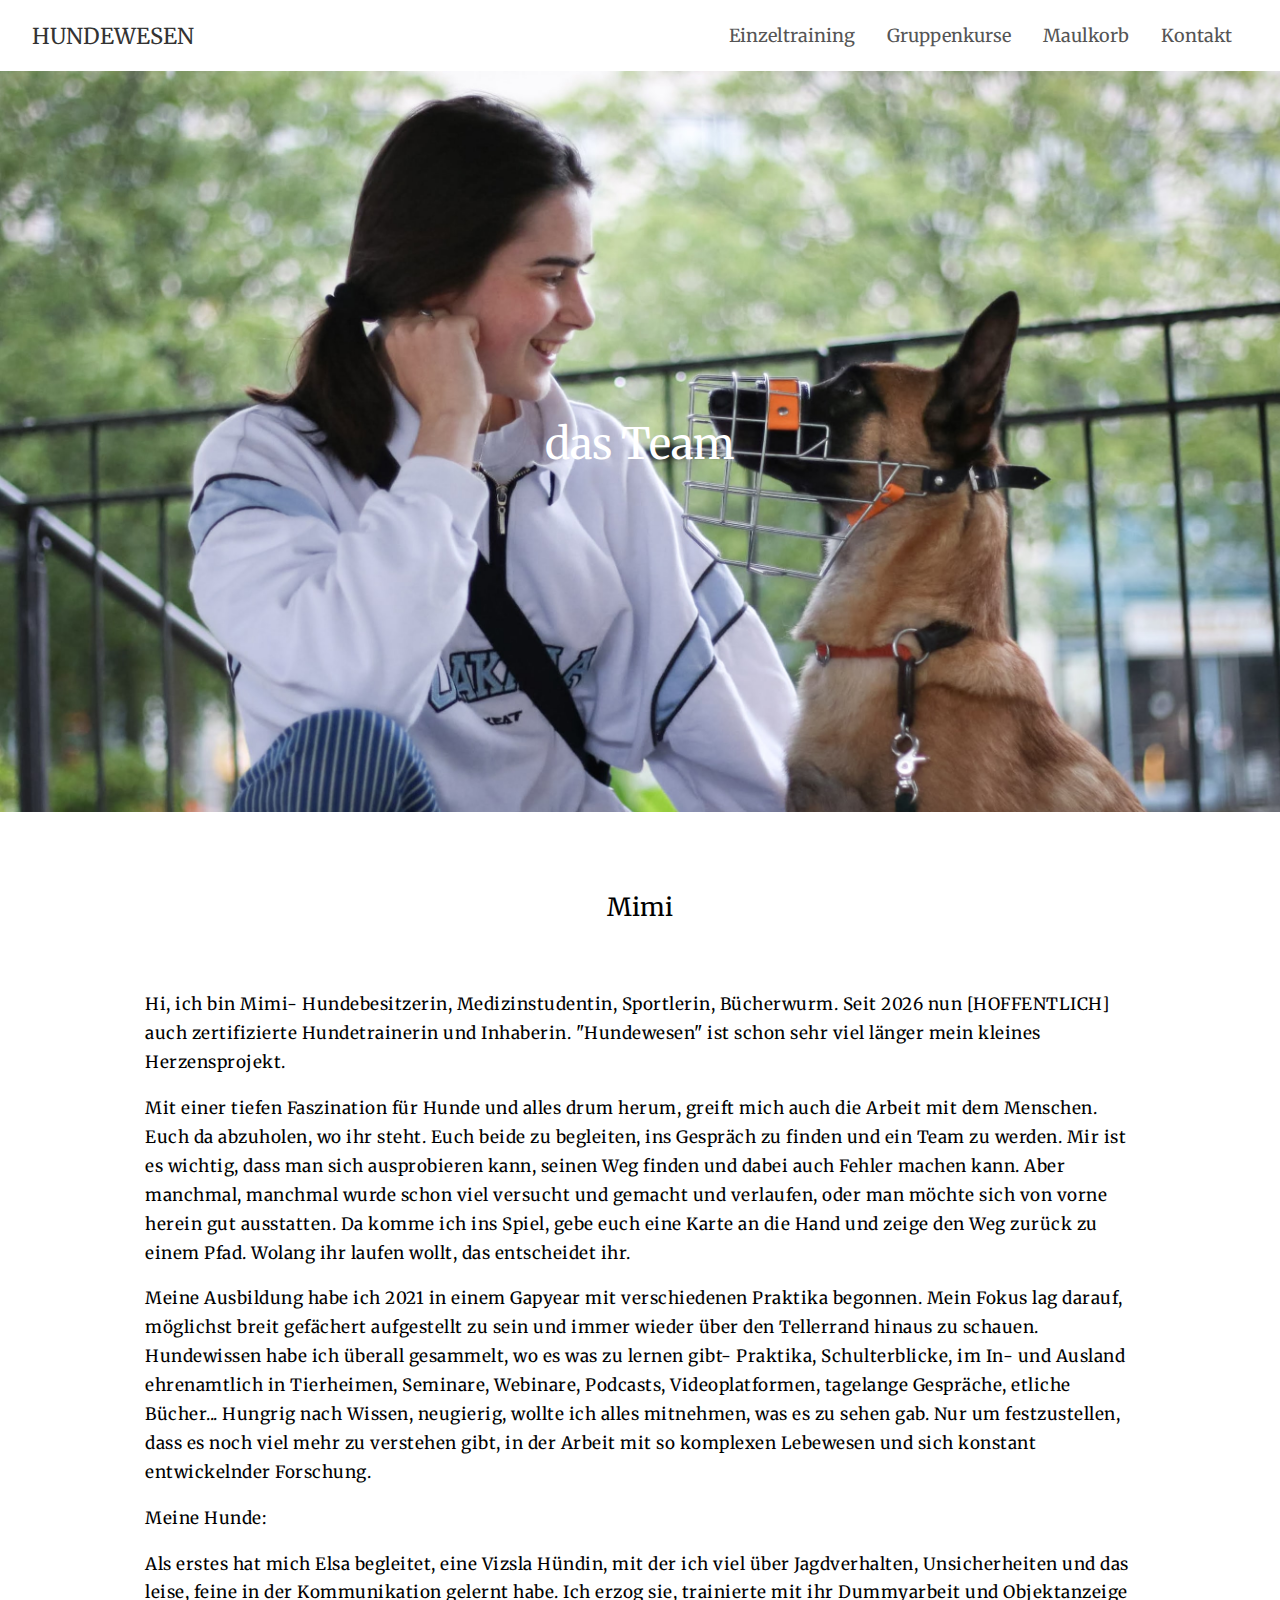
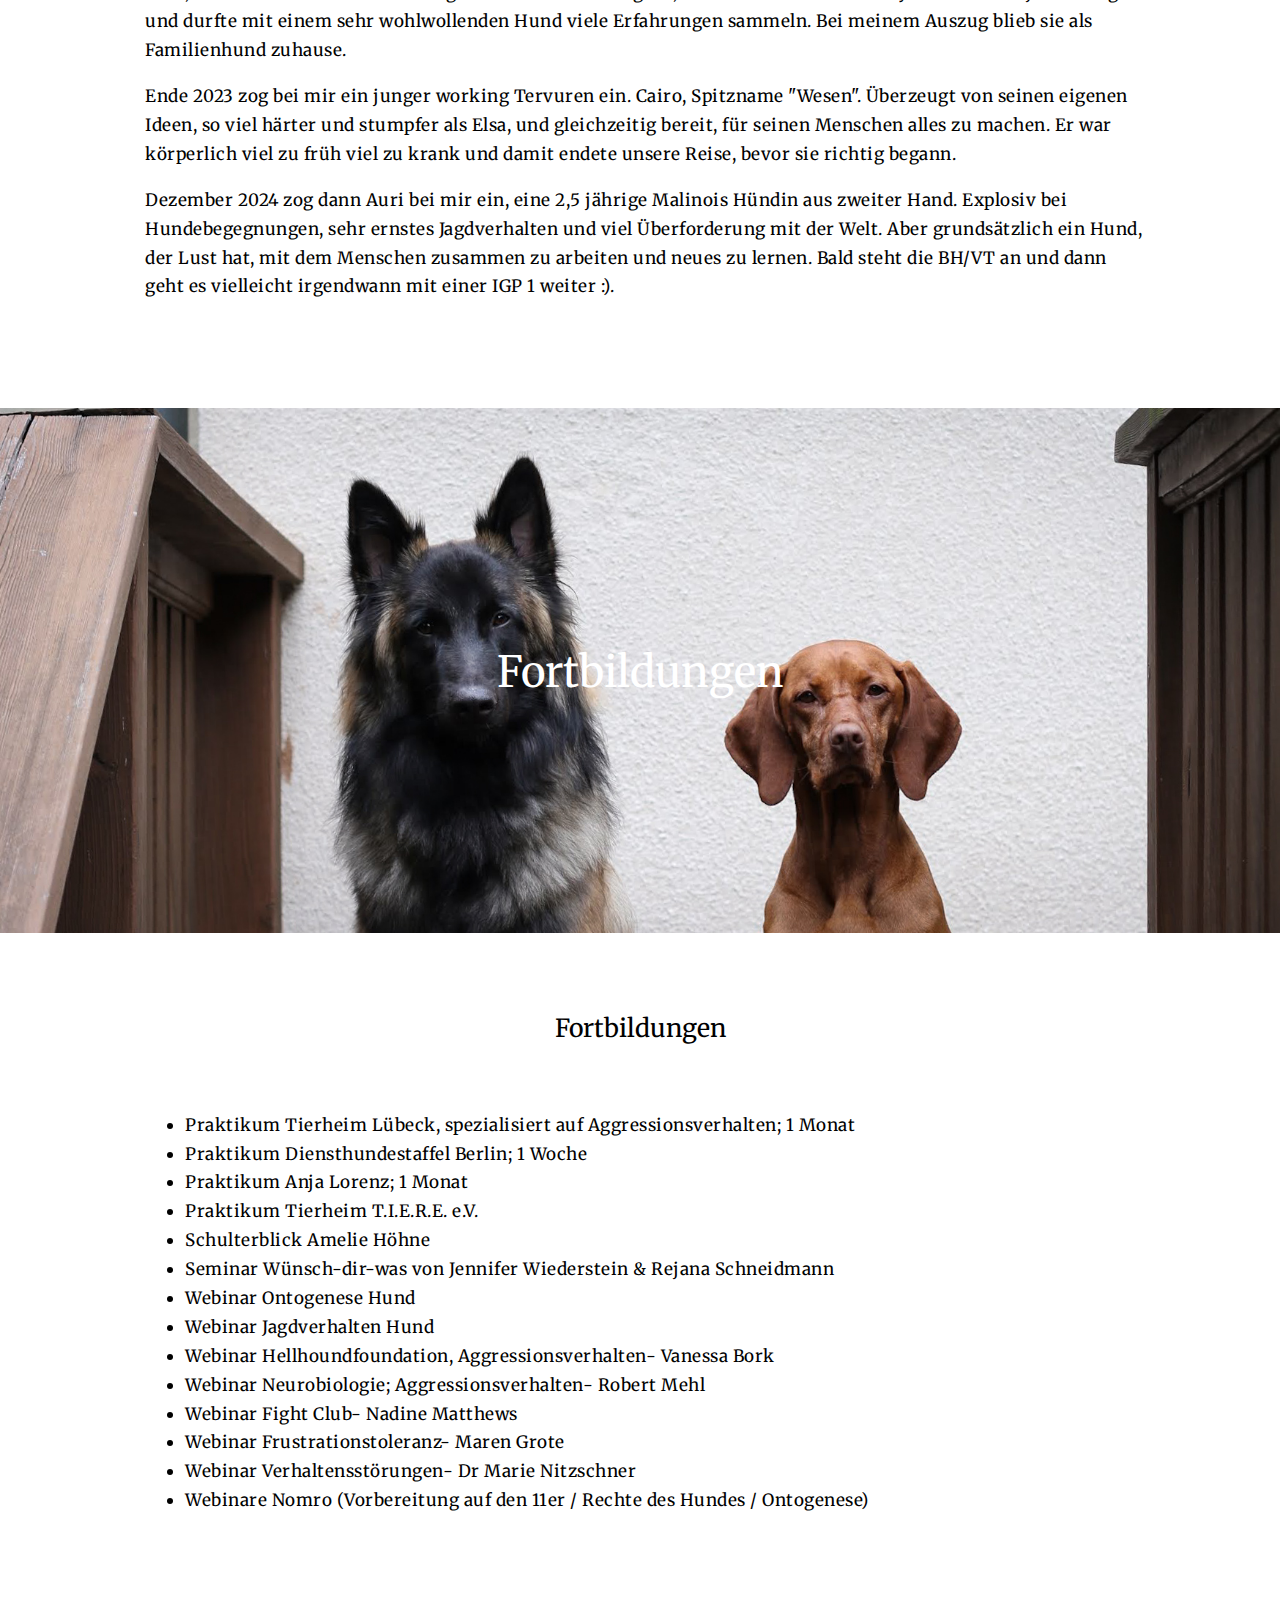
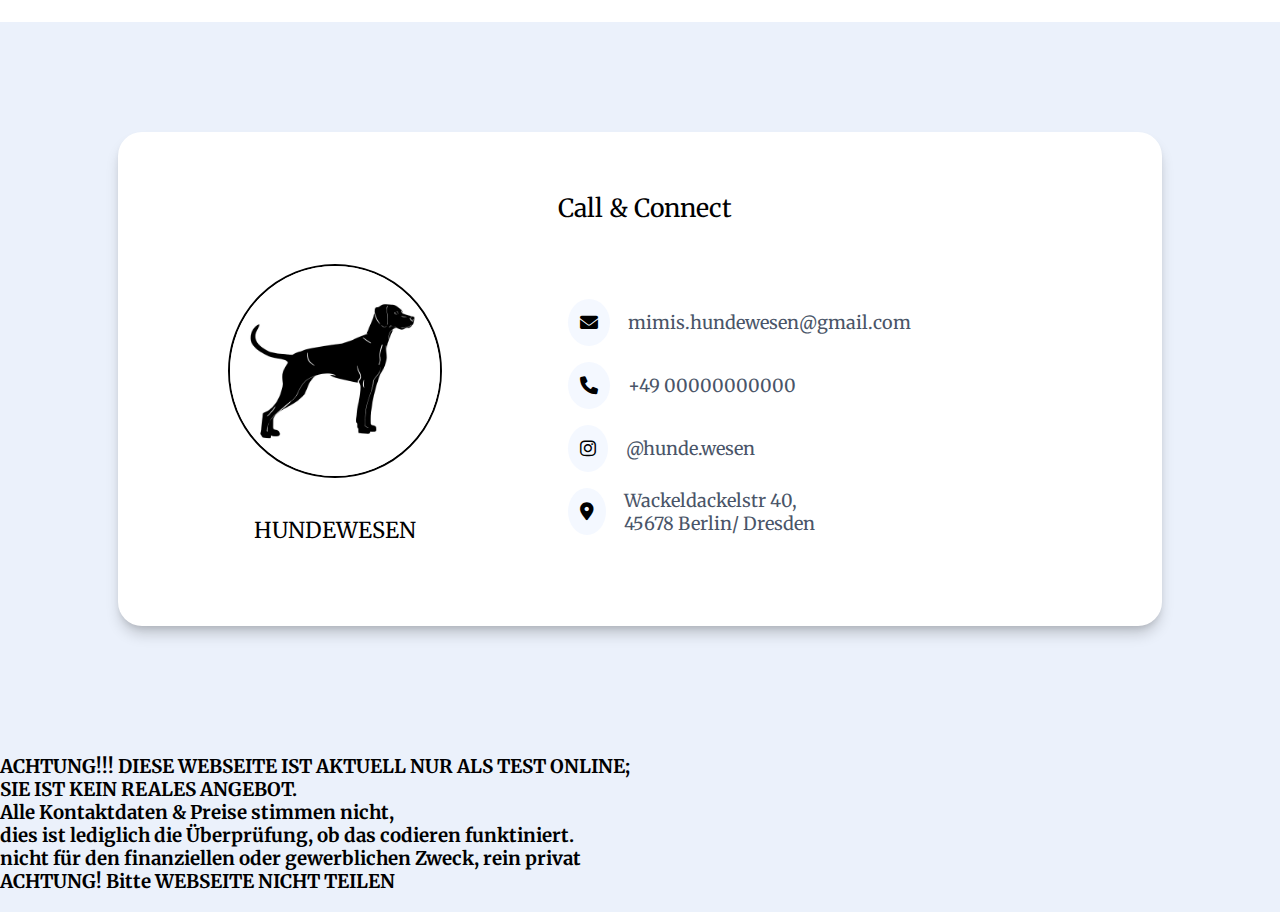
<file: team.html>
<!DOCTYPE html>
<html>

<head>
 <title>Hundewesen Team</title>
 <link rel="stylesheet" href="../css/team.css">
 <link rel="stylesheet" href="https://cdnjs.cloudflare.com/ajax/libs/font-awesome/6.0.0-beta3/css/all.min.css">
 <link href="https://fonts.googleapis.com/css2?family=Merriweather&display=swap" rel="stylesheet">
 <link rel="icon" href="../pictures/favicon.ico">
 <meta name="viewport" content="width=device-width, initial-scale=1.0">
</head>

<body>

<nav class="navbar">
  <a href="../hundewesen.html" class="navbar-logo">HUNDEWESEN</a>
  <div class="hamburger-icon" id="hamburger">
      <span></span>
      <span></span>
      <span></span>
  </div>
  <ul class="navbar-links">
      <li><a href="einzeltraining.html">Einzeltraining</a></li>
      <li><a href="gruppenkurs.html">Gruppenkurse</a></li>
      <li><a href="maulkorb.html">Maulkorb</a></li>      
      <li><a href="kontakt.html">Kontakt</a></li>

  </ul>
</nav>

<script>
    // Get the hamburger icon and the entire navbar
    const hamburgerIcon = document.getElementById('hamburger');
    const navbar = document.querySelector('.navbar');

    // Add a click event listener to the hamburger icon
    hamburgerIcon.addEventListener('click', () => {
        // Toggle the 'navbar-open' class on the navbar to show/hide the links and transform the icon
        navbar.classList.toggle('navbar-open');
    });
</script>
 
<main>
    <div class="imagecontainer">
        <img class="top" src="../pictures/look.jpg"
        style="width:100vw";>
        <div class="centered";> das Team</div>
    </div>
    <div class="schrift1">
      <div class="Überschrift1"> Mimi </div>
        <div class="text1" style="
          display: flex;
          flex-direction: row;">
            <div style="
            background-color:white;
            flex:1;">
            </div> 
            <div style="
            width: 1000px;">
          <p>
            Hi, ich bin Mimi- Hundebesitzerin, Medizinstudentin, Sportlerin, Bücherwurm.
            Seit 2026 nun [HOFFENTLICH] auch zertifizierte Hundetrainerin und Inhaberin. "Hundewesen" ist schon sehr viel länger mein kleines Herzensprojekt.
          </p> 
          <p>
            Mit einer tiefen Faszination für Hunde und alles drum herum, greift mich auch die Arbeit mit dem Menschen.  
            Euch da abzuholen, wo ihr steht. Euch beide zu begleiten, ins Gespräch zu finden und ein Team zu werden.
            Mir ist es wichtig, dass man sich ausprobieren kann, seinen Weg finden und dabei auch Fehler machen kann. 
            Aber manchmal, manchmal wurde schon viel versucht und gemacht und verlaufen, oder man möchte sich von vorne herein gut ausstatten. 
            Da komme ich ins Spiel, gebe euch eine Karte an die Hand und zeige den Weg zurück zu einem Pfad. Wolang ihr laufen wollt, das entscheidet ihr. 
          </p>
          <p>
            Meine Ausbildung habe ich 2021 in einem Gapyear mit verschiedenen Praktika begonnen.
            Mein Fokus lag darauf, möglichst breit gefächert aufgestellt zu sein und immer wieder über den Tellerrand hinaus zu schauen.
            Hundewissen habe ich überall gesammelt, wo es was zu lernen gibt- Praktika, Schulterblicke, im In- und Ausland ehrenamtlich in Tierheimen, 
            Seminare, Webinare, Podcasts, Videoplatformen, tagelange Gespräche, etliche Bücher... 
            Hungrig nach Wissen, neugierig, wollte ich alles mitnehmen, was es zu sehen gab. Nur um festzustellen, dass es noch viel mehr zu verstehen gibt, 
            in der Arbeit mit so komplexen Lebewesen und sich konstant entwickelnder Forschung. 
           </p> 
           <p>Meine Hunde:</p>
           <p>Als erstes hat mich Elsa begleitet, eine Vizsla Hündin, mit der ich viel über Jagdverhalten, Unsicherheiten und das leise, feine in der Kommunikation gelernt habe. 
            Ich erzog sie, trainierte mit ihr Dummyarbeit und Objektanzeige und durfte mit einem sehr wohlwollenden Hund viele Erfahrungen sammeln. 
            Bei meinem Auszug blieb sie als Familienhund zuhause.
          </p>
           <p>
            Ende 2023 zog bei mir ein junger working Tervuren ein. Cairo, Spitzname "Wesen". Überzeugt von seinen eigenen Ideen,
            so viel härter und stumpfer als Elsa, und gleichzeitig bereit, für seinen Menschen alles zu machen. 
            Er war körperlich viel zu früh viel zu krank und damit endete unsere Reise, bevor sie richtig begann.
           </p>
            
            <p>
            Dezember 2024 zog dann Auri bei mir ein, eine 2,5 jährige Malinois Hündin aus zweiter Hand. 
            Explosiv bei Hundebegegnungen, sehr ernstes Jagdverhalten und viel Überforderung mit der Welt.
            Aber grundsätzlich ein Hund, der Lust hat, mit dem Menschen zusammen zu arbeiten und neues zu lernen. 
            Bald steht die BH/VT an und dann geht es vielleicht irgendwann mit einer IGP 1 weiter :). 
          </p>
        </div>
     <div style="
        background-color:white;
        flex:1;">
        </div> 
      </div>
    </div>


<div class="imagecontainer">
  <img class="fortbildungen" src="../pictures/cunde.jpg"
  style="width:100vw";>
  <div class="centered";> Fortbildungen</div>
</div>
<div class="schrift1">
  <div class="Überschrift1"> Fortbildungen </div>
    <div class="text1" style="
      display: flex;
      flex-direction: row;">
        <div style="
        background-color:white;
        flex:1;">
        </div> 
        <div style="
        width: 1000px;">
        <ul>
          <li>Praktikum Tierheim Lübeck, spezialisiert auf Aggressionsverhalten; 1 Monat</li>
          <li>Praktikum Diensthundestaffel Berlin; 1 Woche</li>
          <li>Praktikum Anja Lorenz; 1 Monat</li>
          <li>Praktikum Tierheim T.I.E.R.E. e.V.</li>
          <li>Schulterblick Amelie Höhne</li>
          <li>Seminar Wünsch-dir-was von Jennifer Wiederstein & Rejana Schneidmann</li>

          <li>Webinar Ontogenese Hund</li>
          <li>Webinar Jagdverhalten Hund </li>
          <li>Webinar Hellhoundfoundation, Aggressionsverhalten- Vanessa Bork</li>
          <li>Webinar Neurobiologie; Aggressionsverhalten- Robert Mehl</li>
          <li>Webinar Fight Club- Nadine Matthews</li>
          <li>Webinar Frustrationstoleranz- Maren Grote</li>
          <li>Webinar Verhaltensstörungen- Dr Marie Nitzschner</li>
          <li>Webinare Nomro (Vorbereitung auf den 11er / Rechte des Hundes / Ontogenese)</li>
        </ul>
    </div>
  <div style="
    background-color:white;
    flex:1;">
    </div> 
  </div>
</div>

<!-- GEMINI-->

<div class="contact-card-container">
  <div class="contact-card">
  <div class="Überschrift2">Call & Connect</div>
   <div class="contact-innen">
      
      <!-- LINKS -->
      <div class="profile-section">
          <div class="profile-image-container">
              <img src="../pictures/hwlogoq.jpg" alt="Profile logo" class="profile-image">
          </div>
          <p class="profile-name">HUNDEWESEN</p>
      </div>

      <!-- RECHTS -->
      <div class="contact-links">
          <ul>
              <li>
                  <a href="mailto:hunde.wesen@gmail.com" class="contact-link">
                      <span class="icon-container">
                          <i class="fas fa-envelope"></i>
                      </span>
                      <span>mimis.hundewesen@gmail.com</span>
                  </a>
              </li>

              <li>
                <div class="contact-link">
                    <span class="icon-container">
                        <i class="fas fa-phone"></i>
                    </span>
                    <span>+49 00000000000</span>
                </div>
            </li>

            <li>
                <a href="https://www.instagram.com/hunde.wesen" target="_blank" class="contact-link">
                    <span class="icon-container">
                        <i class="fab fa-instagram"></i>
                    </span>
                    <span>@hunde.wesen</span>
                </a>
            </li>

            <li>
                <a href="https://maps.google.com/?q=Wackeldackelstr+40,+45678+Berlin" target="_blank" class="contact-link">
                    <span class="icon-container">
                        <i class="fas fa-map-marker-alt"></i>
                    </span>
                    <span>Wackeldackelstr 40,<br>45678 Berlin/ Dresden</span>
                </a>
            </li>
          </ul>
      </div>
   </div> 
  </div>
</div>


</main>
<footer> 
  <h3>ACHTUNG!!! DIESE WEBSEITE IST AKTUELL NUR ALS TEST ONLINE; 
  <br>SIE IST KEIN REALES ANGEBOT. 
  <br> Alle Kontaktdaten & Preise stimmen nicht, 
  <br>dies ist lediglich die Überprüfung, ob das codieren funktiniert.
  <br>nicht für den finanziellen oder gewerblichen Zweck, rein privat
<br>ACHTUNG! Bitte WEBSEITE NICHT TEILEN </h3>
</footer>
</body>
</html>
</file>
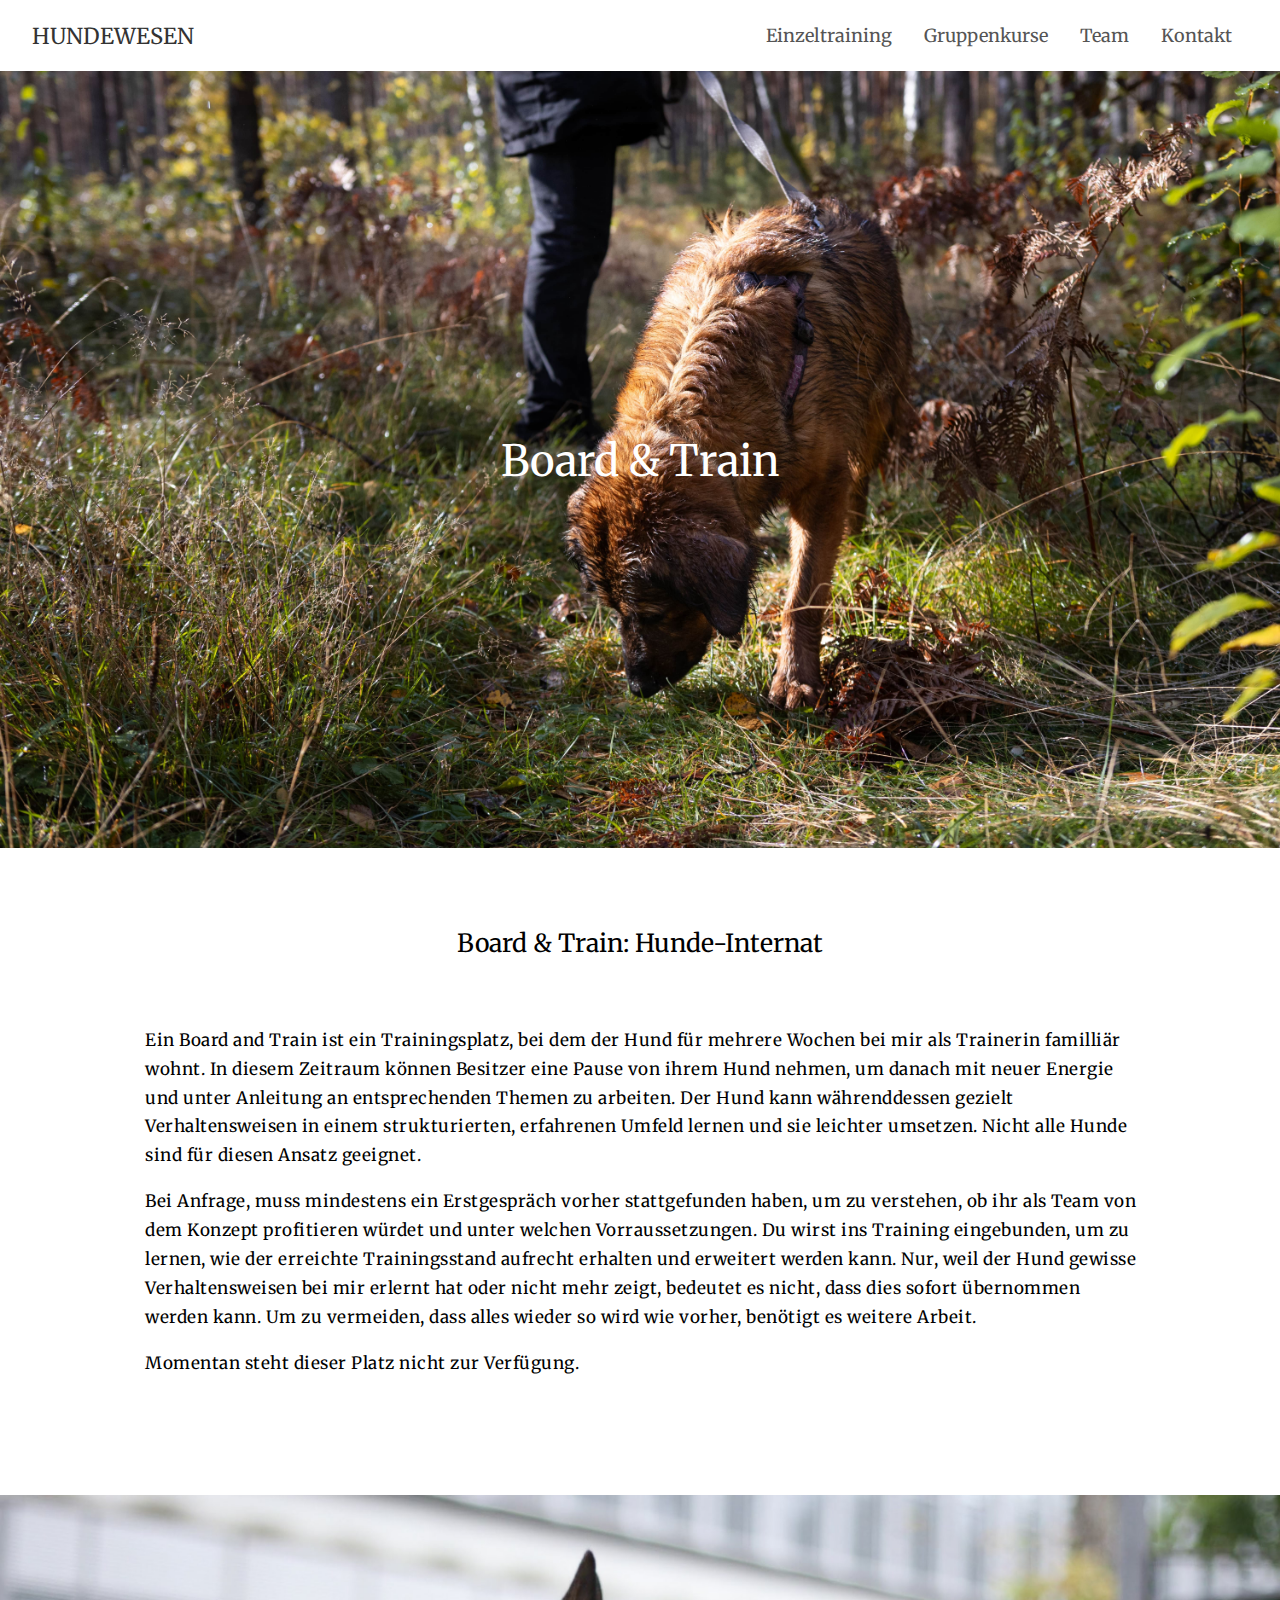
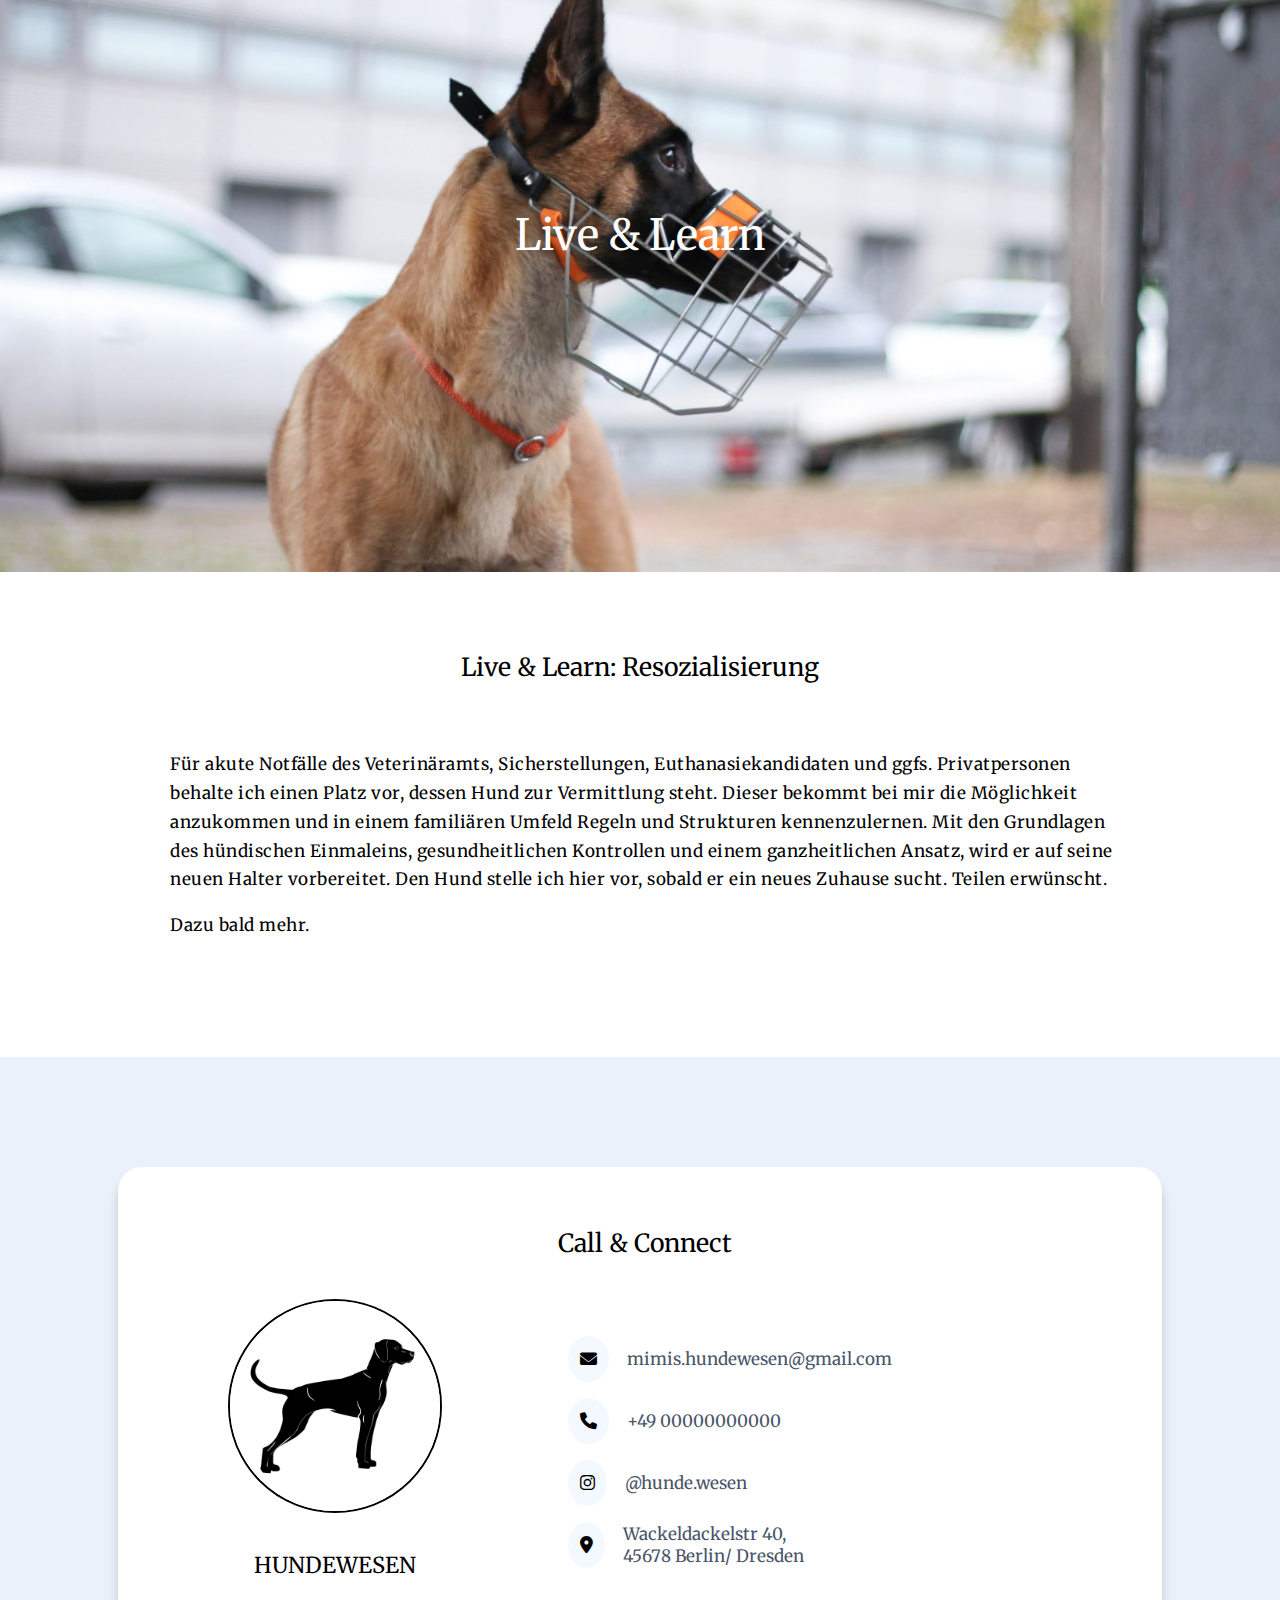
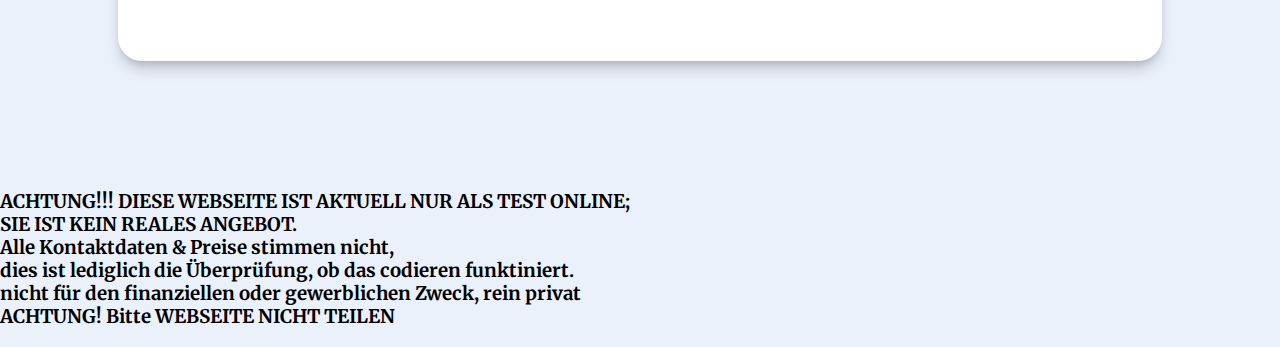
<file: html/boardandtrain.html>
<!DOCTYPE html>
<html>


<head>
 <title>Hundewesen Board &#38; Train </title>
 <link rel="stylesheet" href="../css/boardandtrain.css">
 <link rel="stylesheet" href="https://cdnjs.cloudflare.com/ajax/libs/font-awesome/6.0.0-beta3/css/all.min.css">
 <link href="https://fonts.googleapis.com/css2?family=Merriweather&display=swap" rel="stylesheet">
 <link rel="icon" href="../pictures/favicon.ico">
 <meta name="viewport" content="width=device-width, initial-scale=1.0">
</head>


<body>

<nav class="navbar">
  <a href="../index.html" class="navbar-logo">HUNDEWESEN</a>
  <div class="hamburger-icon" id="hamburger">
      <span></span>
      <span></span>
      <span></span>
  </div>
  <ul class="navbar-links">
      <li><a href="einzeltraining.html">Einzeltraining</a></li>
      <li><a href="gruppenkurs.html">Gruppenkurse</a></li>
      <li><a href="team.html">Team</a></li>
      <li><a href="kontakt.html">Kontakt</a></li>
  </ul>
</nav>

<script>
    // Get the hamburger icon and the entire navbar
    const hamburgerIcon = document.getElementById('hamburger');
    const navbar = document.querySelector('.navbar');

    // Add a click event listener to the hamburger icon
    hamburgerIcon.addEventListener('click', () => {
        // Toggle the 'navbar-open' class on the navbar to show/hide the links and transform the icon
        navbar.classList.toggle('navbar-open');
    });
</script>
  
<main>
 <div class="imagecontainer">
   <img class="top" src="../pictures/waldlacis.jpg"
   alt="Ein Vizsla an einer Schleppleine neben ihrer Besitzerin"
   style="width:100vw";>
   <div class="centered";> Board &#38; Train</div>
 </div>


 <div class="schrift1">
   <div class="Überschrift1"> Board &#38; Train: Hunde-Internat </div>
   <div class="text1" style="
     display: flex;
     flex-direction: row;">
     <div style="
       background-color:white;
       flex:1;">
     </div> 
     <div style="
       width: 1000px;">
     <p> Ein Board and Train ist ein Trainingsplatz, bei dem der Hund f&#252;r mehrere Wochen bei
       mir als Trainerin familliär wohnt. In diesem Zeitraum k&#246;nnen Besitzer eine Pause von ihrem Hund nehmen,
       um danach mit neuer Energie und unter Anleitung an entsprechenden Themen zu arbeiten.
       Der Hund kann w&#228;hrenddessen gezielt Verhaltensweisen in einem strukturierten, erfahrenen Umfeld lernen
       und sie leichter umsetzen. Nicht alle Hunde sind f&#252;r diesen Ansatz geeignet.
     </p> 
     <p>
       Bei Anfrage, muss mindestens ein Erstgespräch vorher stattgefunden haben, um zu verstehen, 
       ob ihr als Team von dem Konzept profitieren w&#252;rdet und unter welchen Vorraussetzungen. 
       Du wirst ins Training eingebunden, um zu lernen,
       wie der erreichte Trainingsstand aufrecht erhalten und erweitert werden kann.
       Nur, weil der Hund gewisse Verhaltensweisen bei mir erlernt hat oder
       nicht mehr zeigt, bedeutet es nicht, dass dies sofort &#252;bernommen werden kann.
       Um zu vermeiden, dass alles wieder so wird wie vorher, ben&#246;tigt es weitere Arbeit.
     </p>
     <p> Momentan steht dieser Platz nicht zur Verf&#252;gung.</p>
     </div>
     <div style="
       background-color:white; flex:1;">
     </div> 
   </div>
 </div>
  <div class="imagecontainer">
   <img class="live" src="../pictures/mkhell.jpg"
   style="width:100vw";>
   <div class="centered";> Live &#38; Learn</div>
 </div>


 <div class="schrift1">
   <div class="Überschrift1"> Live &#38; Learn: Resozialisierung </div>
   <div class="text1" style="
     display: flex;
     flex-direction: row;">
     <div style="
       background-color:white;
       flex:1;">
     </div> 
     <div style="
       width: 950px;">
      <p> F&#252;r akute Notf&#228;lle des Veterin&#228;ramts, Sicherstellungen, Euthanasiekandidaten und ggfs. Privatpersonen
       behalte ich einen Platz vor, dessen Hund zur Vermittlung steht.
       Dieser bekommt bei mir die M&#246;glichkeit anzukommen und in einem famili&#228;ren Umfeld
       Regeln und Strukturen kennenzulernen. Mit den Grundlagen des h&#252;ndischen Einmaleins, gesundheitlichen
       Kontrollen und einem ganzheitlichen Ansatz, wird er auf seine neuen Halter vorbereitet.
       Den Hund stelle ich hier vor, sobald er ein neues Zuhause sucht.
       Teilen erw&#252;nscht.
      </p>
      <p> Dazu bald mehr. </p>
     </div>
     <div style="
       background-color:white;
       flex:1;">
     </div> 
   </div>
 </div>

<!-- GEMINI-->

<div class="contact-card-container">
  <div class="contact-card">
  <div class="Überschrift2">Call & Connect</div>
   <div class="contact-innen">
      
      <!-- LINKS -->
      <div class="profile-section">
          <div class="profile-image-container">
              <img src="../pictures/hwlogoq.jpg" alt="Profile logo" class="profile-image">
          </div>
          <p class="profile-name">HUNDEWESEN</p>
      </div>

      <!-- RECHTS -->
      <div class="contact-links">
          <ul>
              <li>
                  <a href="mailto:hunde.wesen@gmail.com" class="contact-link">
                      <span class="icon-container">
                          <i class="fas fa-envelope"></i>
                      </span>
                      <span>mimis.hundewesen@gmail.com</span>
                  </a>
              </li>

              <li>
                <div class="contact-link">
                    <span class="icon-container">
                        <i class="fas fa-phone"></i>
                    </span>
                    <span>+49 00000000000</span>
                </div>
            </li>

            <li>
                <a href="https://www.instagram.com/hunde.wesen" target="_blank" class="contact-link">
                    <span class="icon-container">
                        <i class="fab fa-instagram"></i>
                    </span>
                    <span>@hunde.wesen</span>
                </a>
            </li>

            <li>
                <a href="https://maps.google.com/?q=Wackeldackelstr+40,+45678+Berlin" target="_blank" class="contact-link">
                    <span class="icon-container">
                        <i class="fas fa-map-marker-alt"></i>
                    </span>
                    <span>Wackeldackelstr 40,<br>45678 Berlin/ Dresden</span>
                </a>
            </li>
          </ul>
      </div>
   </div> 
  </div>
</div>


</main>
<footer> 
  <h3>ACHTUNG!!! DIESE WEBSEITE IST AKTUELL NUR ALS TEST ONLINE; 
  <br>SIE IST KEIN REALES ANGEBOT. 
  <br> Alle Kontaktdaten & Preise stimmen nicht, 
  <br>dies ist lediglich die Überprüfung, ob das codieren funktiniert.
  <br>nicht für den finanziellen oder gewerblichen Zweck, rein privat
<br>ACHTUNG! Bitte WEBSEITE NICHT TEILEN </h3>
</footer>

</body>
</html>
</file>
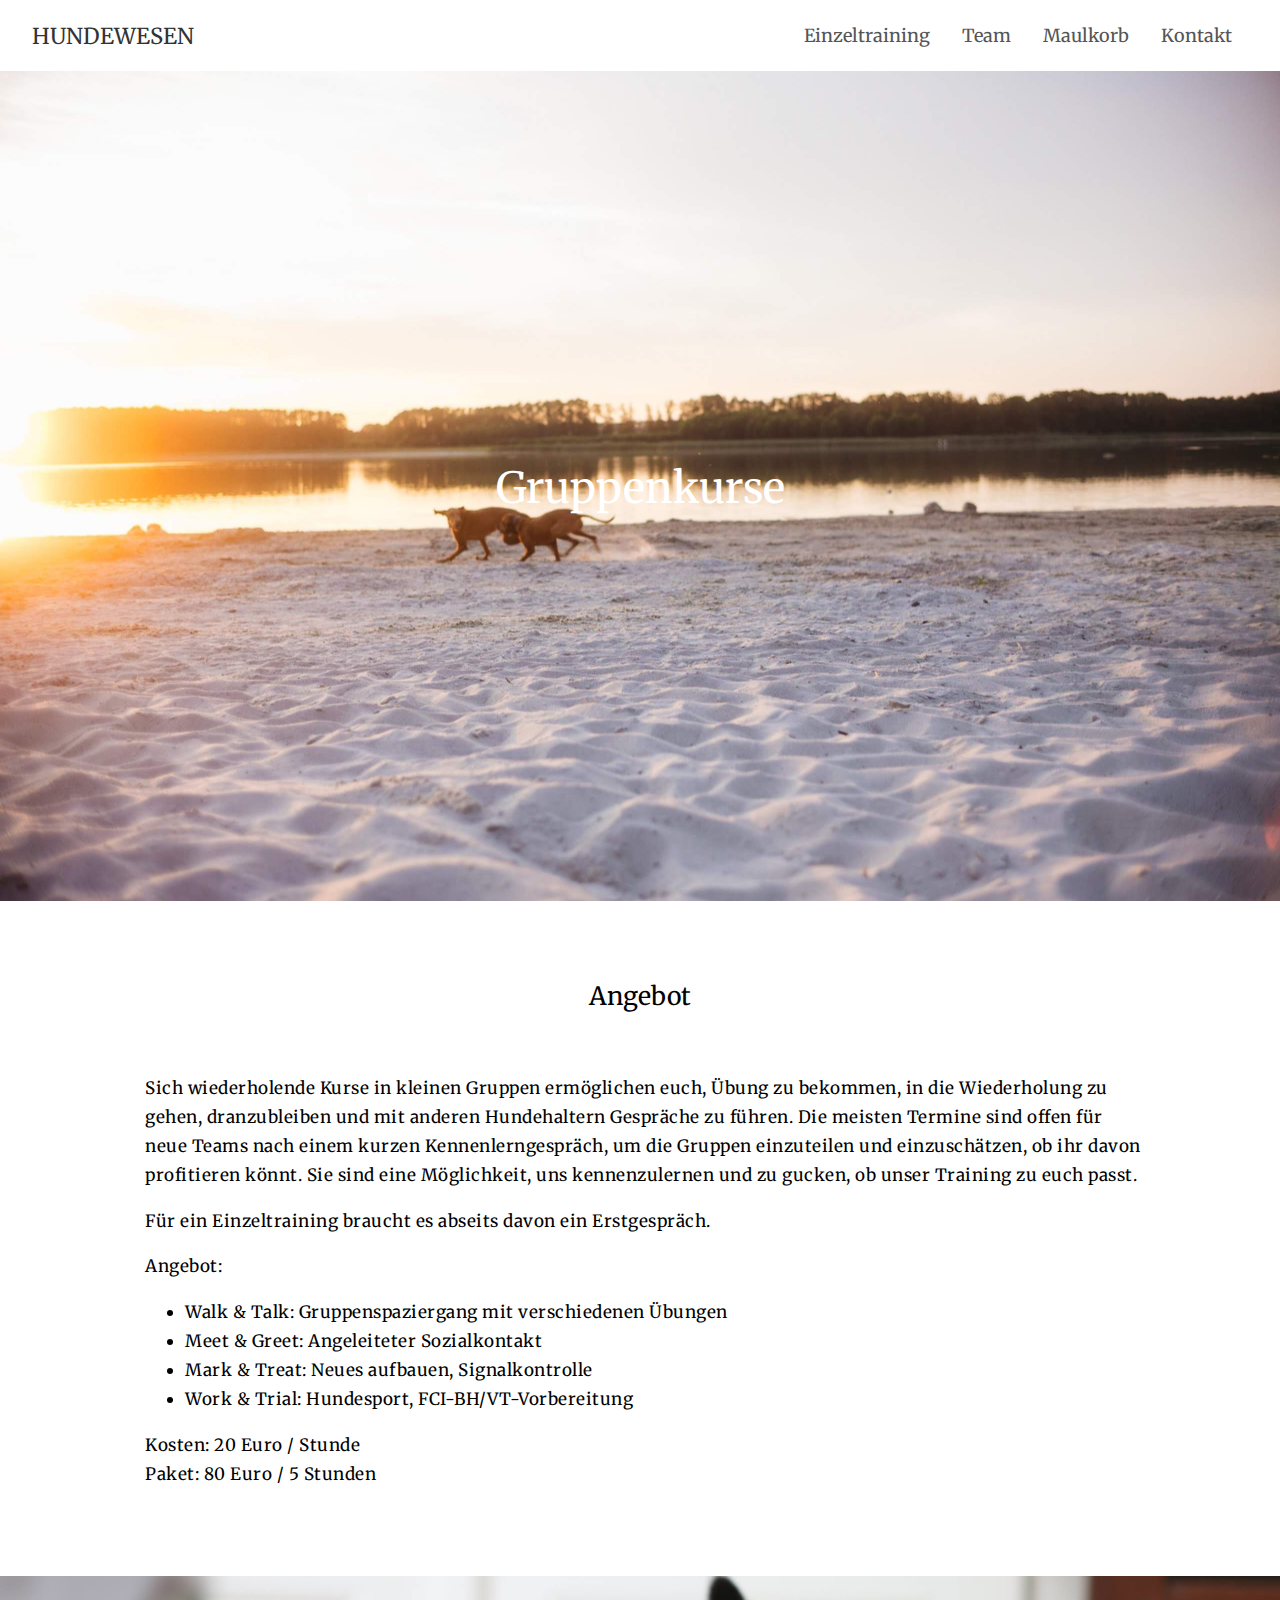
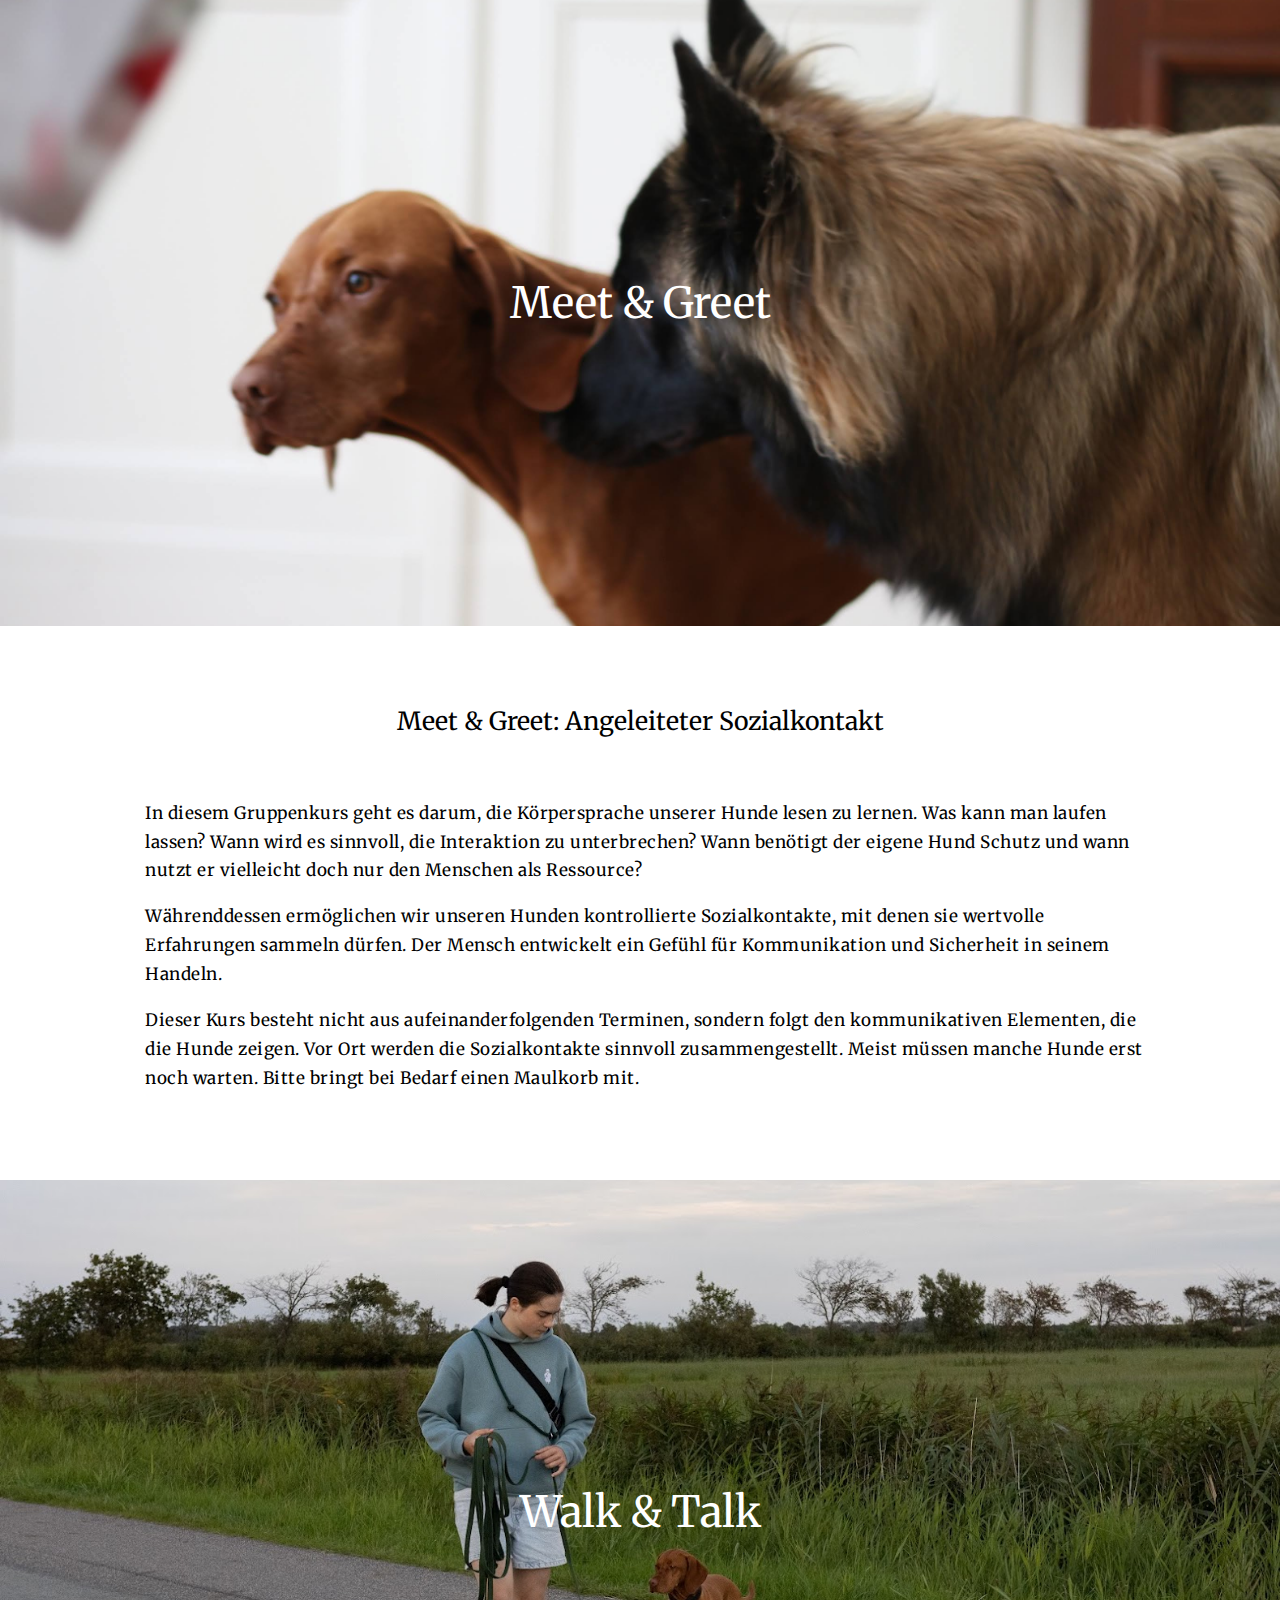
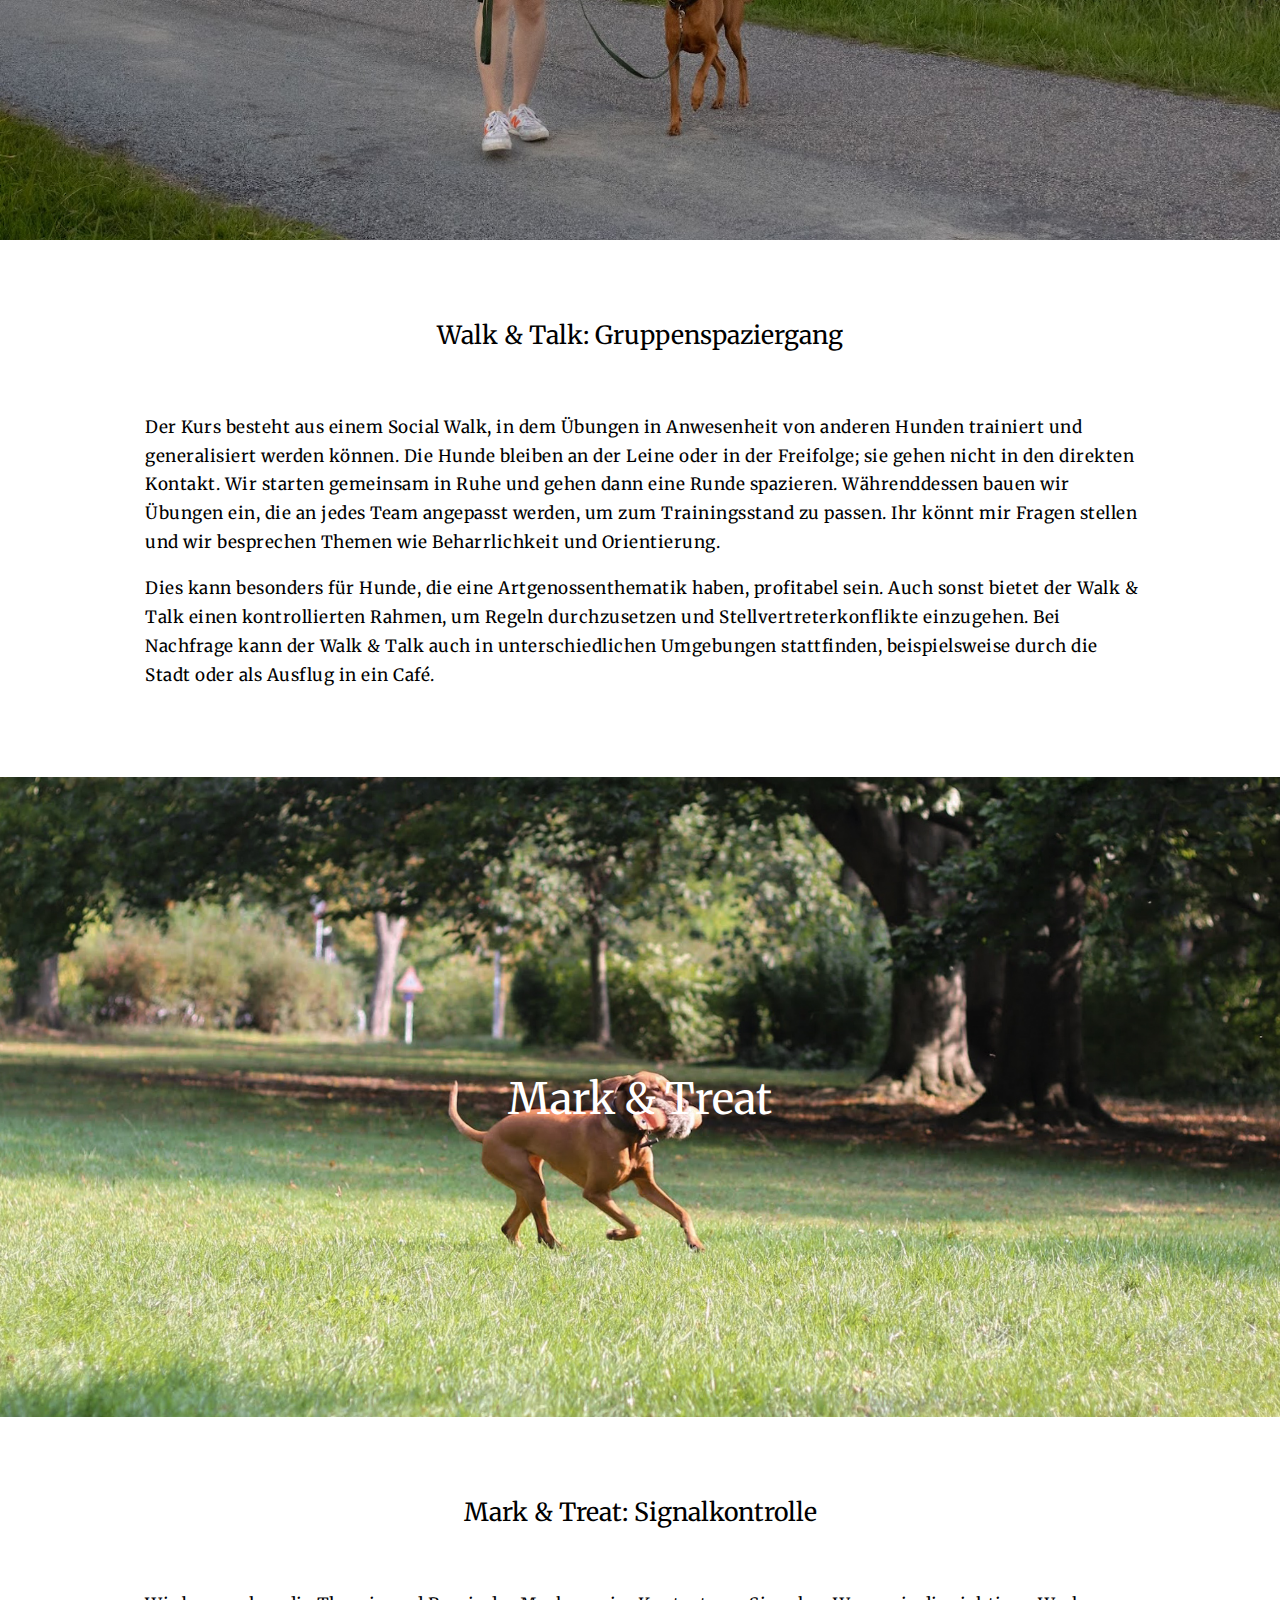
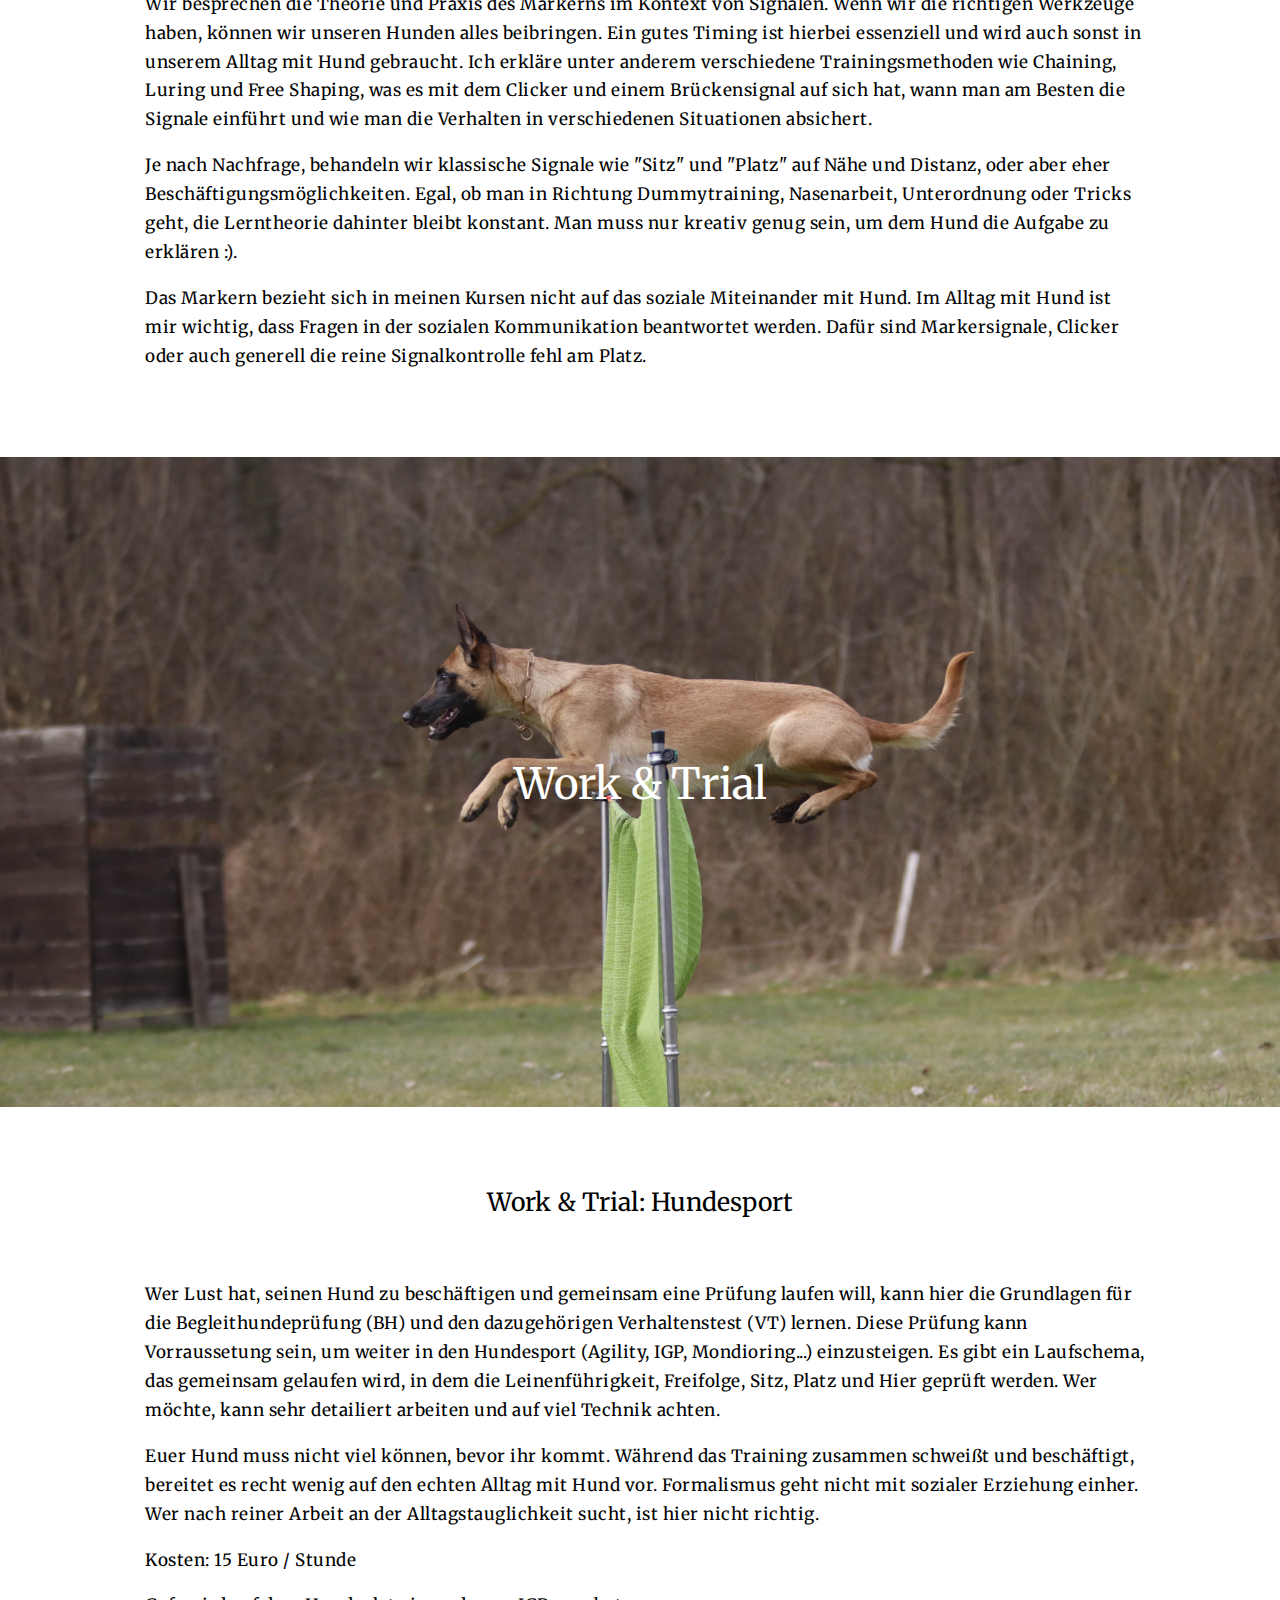
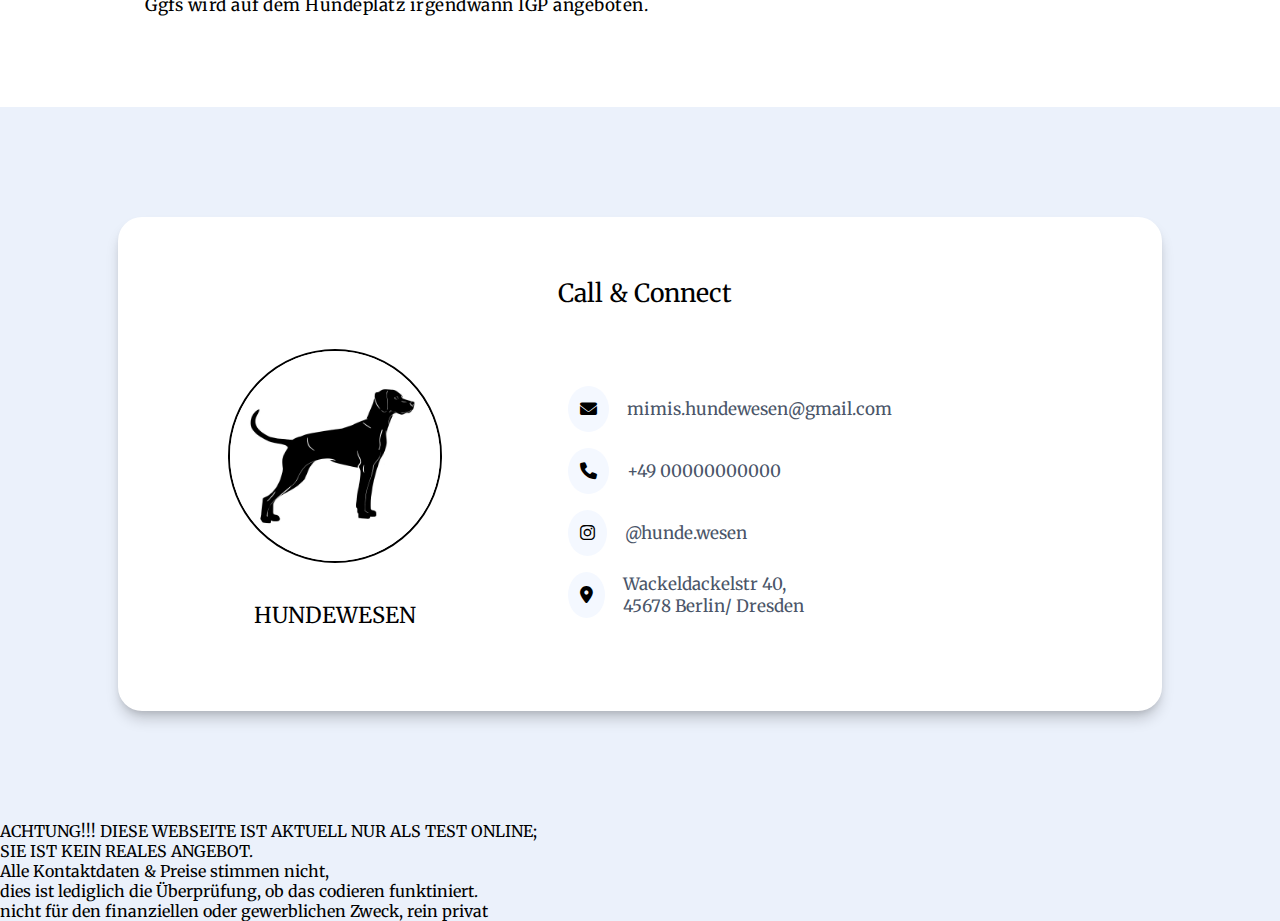
<file: html/gruppenkurs.html>
<!DOCTYPE html>
<html>


<head>
 <title>Hundewesen Gruppenkurse</title>
 <link rel="stylesheet" href="../css/gruppenkurs.css">
 <link rel="stylesheet" href="https://cdnjs.cloudflare.com/ajax/libs/font-awesome/6.0.0-beta3/css/all.min.css">
 <link href="https://fonts.googleapis.com/css2?family=Merriweather&display=swap" rel="stylesheet">
 <link rel="icon" href="../pictures/favicon.ico">
 <meta name="viewport" content="width=device-width, initial-scale=1.0">
</head>


<nav class="navbar">
  <a href="../index.html" class="navbar-logo">HUNDEWESEN</a>
  <div class="hamburger-icon" id="hamburger">
      <span></span>
      <span></span>
      <span></span>
  </div>
  <ul class="navbar-links">
      <li><a href="einzeltraining.html">Einzeltraining</a></li>
      <li><a href="team.html">Team</a></li>
      <li><a href="maulkorb.html">Maulkorb</a></li>
      <li><a href="kontakt.html">Kontakt</a></li>
  </ul>
</nav>

<script>
    // Get the hamburger icon and the entire navbar
    const hamburgerIcon = document.getElementById('hamburger');
    const navbar = document.querySelector('.navbar');

    // Add a click event listener to the hamburger icon
    hamburgerIcon.addEventListener('click', () => {
        // Toggle the 'navbar-open' class on the navbar to show/hide the links and transform the icon
        navbar.classList.toggle('navbar-open');
    });
</script>


<body>
<main>
<!-- Cover IMAGE-->
<div class="imagecontainer">
  <img class="top" src="../pictures/sonnenuntergang.jpg"
  style="width:100vw";>
  <div class="centered";> Gruppenkurse</div>
</div>

<!--ANGEBOT-->
<div class="schrift1">
  <div class="Überschrift1">Angebot </div>
  <div class="text1" style="display: flex; flex-direction: row;">
    <div style="
      background-color:white;flex:1;">
    </div> 
    <div style="
      width: 1000px;">
    <p>Sich wiederholende Kurse in kleinen Gruppen ermöglichen euch, Übung zu bekommen, in die Wiederholung zu gehen, dranzubleiben und mit anderen Hundehaltern Gespräche zu führen.
      Die meisten Termine sind offen für neue Teams nach einem kurzen Kennenlerngespräch, um die Gruppen einzuteilen und einzuschätzen, ob ihr davon profitieren könnt. 
      Sie sind eine Möglichkeit, uns kennenzulernen und zu gucken, ob unser Training zu euch passt.</p>
    <p> Für ein Einzeltraining braucht es abseits davon ein Erstgespräch.</p> 
    <p>Angebot:</p>
    <ul>
      <li>Walk & Talk: Gruppenspaziergang mit verschiedenen Übungen</li>
      <li>Meet & Greet: Angeleiteter Sozialkontakt</li>
      <li>Mark & Treat: Neues aufbauen, Signalkontrolle</li>
      <li>Work & Trial: Hundesport, FCI-BH/VT-Vorbereitung</li>
    </ul>
    <p>Kosten: 20 Euro / Stunde <br> Paket: 80 Euro / 5 Stunden </p>
    </div>
    <div style="
      background-color:white; flex:1;">
    </div> 
  </div>
</div>


<!--Watch & READ-->

 <div class="imagecontainer">
   <img class="meet" src="../pictures/interaktione.jpg"
   style="width:100vw";>
   <div class="centered";> Meet &#38; Greet</div>
 </div>


<div class="schrift1">
  <div class="Überschrift1"> Meet &#38; Greet: Angeleiteter Sozialkontakt</div>
  <div class="text1" style="
    display: flex; flex-direction: row;">
    <div style="
      background-color:white;
      flex:1;">
    </div> 
    <div style="
      width: 1000px;">
      <p>In diesem Gruppenkurs geht es darum, die K&#246;rpersprache unserer Hunde lesen zu lernen.
        Was kann man laufen lassen? Wann wird es sinnvoll, die Interaktion zu unterbrechen?
        Wann ben&#246;tigt der eigene Hund Schutz und wann nutzt er vielleicht doch nur den Menschen als Ressource?
    </p>
    <p>
        W&#228;hrenddessen erm&#246;glichen wir unseren Hunden kontrollierte Sozialkontakte,
        mit denen sie wertvolle Erfahrungen sammeln d&#252;rfen. Der Mensch entwickelt ein Gef&#252;hl f&#252;r Kommunikation
        und Sicherheit in seinem Handeln.
    </p>
    <p>
      Dieser Kurs besteht nicht aus aufeinanderfolgenden Terminen, sondern folgt den kommunikativen Elementen,
      die die Hunde zeigen. Vor Ort werden die Sozialkontakte sinnvoll zusammengestellt. Meist müssen manche Hunde erst noch warten. 
      Bitte bringt bei Bedarf einen Maulkorb mit. 
    </p>
    </div>
    <div style="
      background-color:white; flex:1;">
    </div> 
  </div>
</div>


<!--Walk & TALK-->
<div class="imagecontainer">
  <img class="walk" src="../pictures/elsaschleppleine.jpg"
  style="width:100vw";>
  <div class="centered";> Walk &#38; Talk</div>
</div>
 
 
<div class="schrift1">
  <div class="Überschrift1"> Walk &#38; Talk: Gruppenspaziergang </div>
  <div class="text1" style="
    display: flex;
    flex-direction: row;">
    <div style="
      background-color:white;
      flex:1;">
    </div> 
    <div style="
      width: 1000px;">
      <p> Der Kurs besteht aus einem Social Walk, in dem Übungen in Anwesenheit
      von anderen Hunden trainiert und generalisiert werden k&#246;nnen. Die Hunde bleiben
      an der Leine oder in der Freifolge; sie gehen nicht in den direkten Kontakt. Wir starten gemeinsam
      in Ruhe und gehen dann eine Runde spazieren. W&#228;hrenddessen bauen wir Übungen ein, die an jedes Team
      angepasst werden, um zum Trainingsstand zu passen. Ihr k&#246;nnt mir Fragen stellen und wir besprechen
      Themen wie Beharrlichkeit und Orientierung.
      </p>
      <p> Dies kann besonders f&#252;r Hunde, die eine Artgenossenthematik haben, profitabel sein. Auch sonst
      bietet der Walk & Talk einen kontrollierten Rahmen, um Regeln durchzusetzen
      und Stellvertreterkonflikte einzugehen. Bei Nachfrage kann der Walk & Talk auch in unterschiedlichen Umgebungen stattfinden,
      beispielsweise durch die Stadt oder als Ausflug in ein Café.
      </p>
    </div>
    <div style="
      background-color:white;
      flex:1;">
    </div> 
  </div>
 </div>
 

<!--Mark & TREAT-->
 <div class="imagecontainer">
   <img class="mark" src="../pictures/dummydog.jpg"
   style="width:100vw";>
   <div class="centered";> Mark &#38; Treat</div>
 </div>
 
 <div class="schrift1">
   <div class="Überschrift1"> Mark &#38 Treat: Signalkontrolle </div>
   <div class="text1" style="
     display: flex;
     flex-direction: row;">
     <div style="
       background-color:white;
       flex:1;">
     </div> 
     <div style="
       width: 1000px;">
       <p> Wir besprechen die Theorie und Praxis des Markerns
       im Kontext von Signalen. Wenn wir die richtigen Werkzeuge haben, k&#246;nnen
       wir unseren Hunden alles beibringen. Ein gutes Timing ist hierbei essenziell und wird auch
       sonst in unserem Alltag mit Hund gebraucht.
       Ich erkl&#228;re unter anderem verschiedene Trainingsmethoden wie Chaining, Luring und Free Shaping,
       was es mit dem Clicker und einem Br&#252;ckensignal auf sich hat, wann man am Besten die Signale einf&#252;hrt und wie man die Verhalten
       in verschiedenen Situationen absichert.
     </p>
     <p> Je nach Nachfrage, behandeln wir klassische Signale wie "Sitz" und "Platz" auf
       N&#228;he und Distanz, oder aber eher Besch&#228;ftigungsm&#246;glichkeiten. Egal, ob man in Richtung
       Dummytraining, Nasenarbeit, Unterordnung oder Tricks geht, die Lerntheorie dahinter bleibt konstant.
       Man muss nur kreativ genug sein, um dem Hund die Aufgabe zu erklären :).
     </p>
     <p> Das Markern bezieht sich in meinen Kursen nicht auf das soziale Miteinander mit Hund.
       Im Alltag mit Hund ist mir wichtig, dass Fragen in der sozialen Kommunikation beantwortet werden.
       Daf&#252;r sind Markersignale, Clicker oder auch generell die reine Signalkontrolle fehl am Platz.
     </p>
     </div>
     <div style="
       background-color:white;
       flex:1;">
     </div> 
   </div>
 </div>


<!--Meet & Greet-->
 <div class="imagecontainer">
  <img class="work" src="../pictures/hurde.jpg"
  style="width:100vw";>
  <div class="centered";> Work &#38; Trial</div>
</div>

<div class="schrift1">
  <div class="Überschrift1"> Work &#38; Trial: Hundesport </div>
  <div class="text1" style="
    display: flex;
    flex-direction: row;">
    <div style="
      background-color:white;
      flex:1;">
    </div> 
    <div style="
      width: 1000px;">
    <p>Wer Lust hat, seinen Hund zu beschäftigen und gemeinsam eine Prüfung laufen will, kann hier die Grundlagen für die Begleithundeprüfung (BH)
      und den dazugehörigen Verhaltenstest (VT) lernen. Diese Prüfung kann Vorraussetung sein, um weiter in den Hundesport (Agility, IGP, Mondioring...) einzusteigen.
      Es gibt ein Laufschema, das gemeinsam gelaufen wird, in dem die Leinenführigkeit, Freifolge, Sitz, Platz und Hier geprüft werden. Wer möchte, kann sehr detailiert arbeiten
      und auf viel Technik achten.
    </p>
    <p>
      Euer Hund muss nicht viel können, bevor ihr kommt. Während das Training zusammen schweißt und beschäftigt, bereitet es recht wenig auf den echten Alltag mit Hund vor.
      Formalismus geht nicht mit sozialer Erziehung einher. Wer nach reiner Arbeit an der Alltagstauglichkeit sucht, ist hier nicht richtig.
    </p>
    <p>Kosten: 15 Euro / Stunde</p>
    <p>Ggfs wird auf dem Hundeplatz irgendwann IGP angeboten. </p>
    </div>
    <div style="
      background-color:white; flex:1;">
    </div> 
  </div>
</div>

<!-- GEMINI-->

<div class="contact-card-container">
  <div class="contact-card">
  <div class="Überschrift2">Call & Connect</div>
   <div class="contact-innen">
      
      <!-- LINKS -->
      <div class="profile-section">
          <div class="profile-image-container">
              <img src="../pictures/hwlogoq.jpg" alt="Profile logo" class="profile-image">
          </div>
          <p class="profile-name">HUNDEWESEN</p>
      </div>

      <!-- RECHTS -->
      <div class="contact-links">
          <ul>
              <li>
                  <a href="mailto:hunde.wesen@gmail.com" class="contact-link">
                      <span class="icon-container">
                          <i class="fas fa-envelope"></i>
                      </span>
                      <span>mimis.hundewesen@gmail.com</span>
                  </a>
              </li>

              <li>
                <div class="contact-link">
                    <span class="icon-container">
                        <i class="fas fa-phone"></i>
                    </span>
                    <span>+49 00000000000</span>
                </div>
            </li>

            <li>
                <a href="https://www.instagram.com/hunde.wesen" target="_blank" class="contact-link">
                    <span class="icon-container">
                        <i class="fab fa-instagram"></i>
                    </span>
                    <span>@hunde.wesen</span>
                </a>
            </li>

            <li>
                <a href="https://maps.google.com/?q=Wackeldackelstr+40,+45678+Berlin" target="_blank" class="contact-link">
                    <span class="icon-container">
                        <i class="fas fa-map-marker-alt"></i>
                    </span>
                    <span>Wackeldackelstr 40,<br>45678 Berlin/ Dresden</span>
                </a>
            </li>
          </ul>
      </div>
   </div> 
  </div>
</div>


</main>
<footer> ACHTUNG!!! DIESE WEBSEITE IST AKTUELL NUR ALS TEST ONLINE; 
  <br>SIE IST KEIN REALES ANGEBOT. 
  <br> Alle Kontaktdaten & Preise stimmen nicht, 
  <br>dies ist lediglich die Überprüfung, ob das codieren funktiniert.
  <br>nicht für den finanziellen oder gewerblichen Zweck, rein privat
</footer>

</body>
</html>
</file>
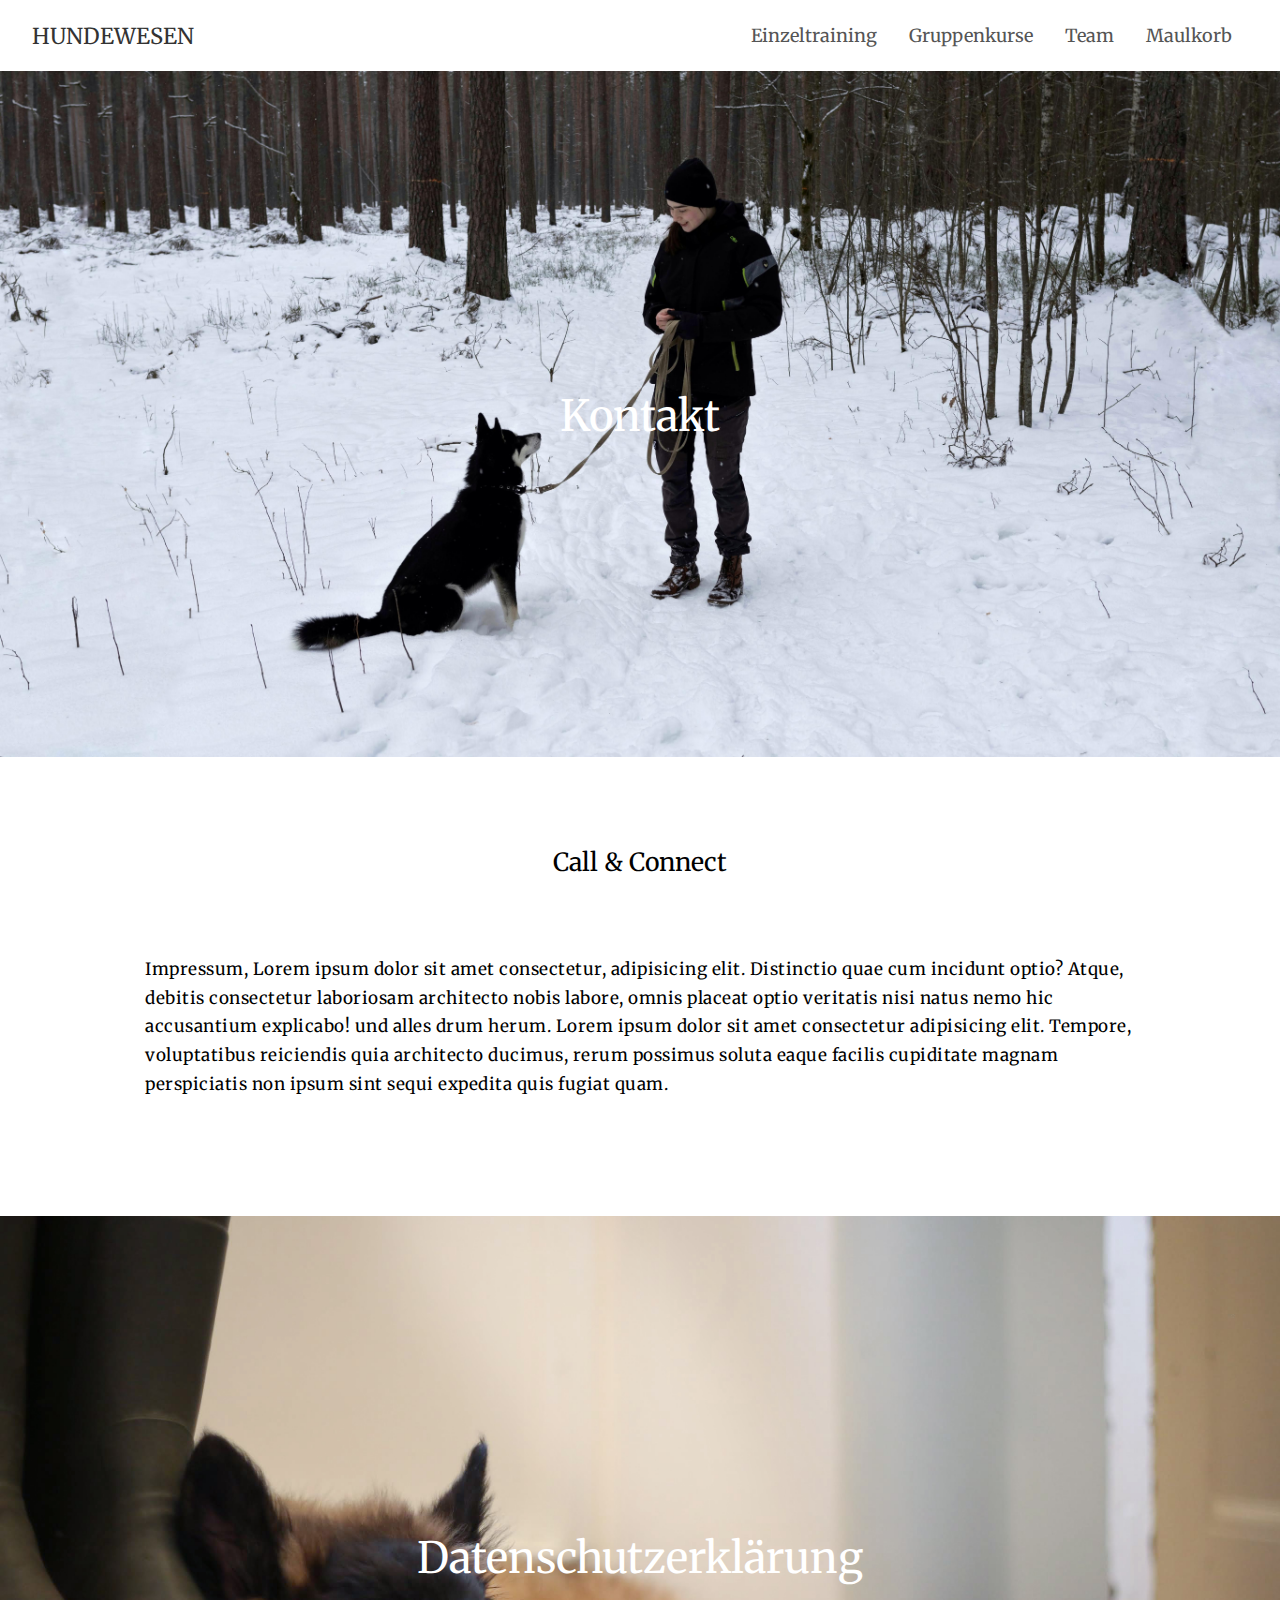
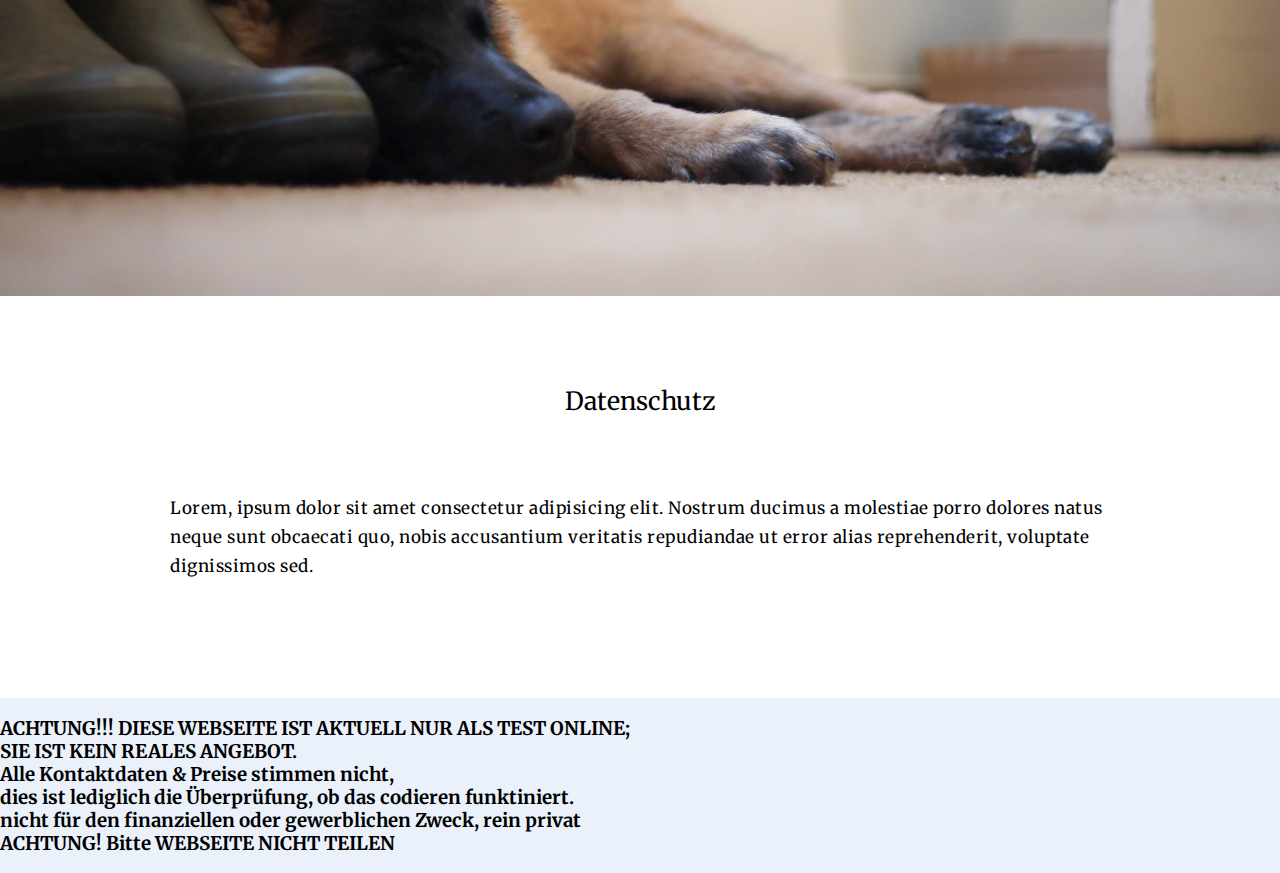
<file: html/kontakt.html>
<!DOCTYPE html>
<html>

<head>
 <title>Kontakt</title>
 <link rel="stylesheet" href="../css/kontakt.css">
 <link rel="stylesheet" href="https://cdnjs.cloudflare.com/ajax/libs/font-awesome/6.0.0-beta3/css/all.min.css">
 <link href="https://fonts.googleapis.com/css2?family=Merriweather&display=swap" rel="stylesheet">
 <meta name="viewport" content="width=device-width, initial-scale=1.0">
 <link rel="icon" href="../pictures/favicon.ico">
</head>

<body>

<nav class="navbar">
  <a href="../index.html" class="navbar-logo">HUNDEWESEN</a>
  <div class="hamburger-icon" id="hamburger">
      <span></span>
      <span></span>
      <span></span>
  </div>
  <ul class="navbar-links">
      <li><a href="einzeltraining.html">Einzeltraining</a></li>
      <li><a href="gruppenkurs.html">Gruppenkurse</a></li>
      <li><a href="team.html">Team</a></li>
      <li><a href="maulkorn.html">Maulkorb</a></li>
  </ul>
</nav>

<script>
    // Get the hamburger icon and the entire navbar
    const hamburgerIcon = document.getElementById('hamburger');
    const navbar = document.querySelector('.navbar');

    // Add a click event listener to the hamburger icon
    hamburgerIcon.addEventListener('click', () => {
        // Toggle the 'navbar-open' class on the navbar to show/hide the links and transform the icon
        navbar.classList.toggle('navbar-open');
    });
</script>
 
<main>

<div class="imagecontainer">
    <img class="top" src="../pictures/hares.jpg"
    alt="hund"
    style="width:100vw";>
    <div class="centered";>Kontakt</div>
</div>

<!-- form & function-->

<div class="schrift1">
  <div class="Überschrift1"> Call & Connect </div>
    <div class="text1" style="
      display: flex;
      flex-direction: row;">
        <div style="
        background-color:white;
        flex:1;">
        </div> 
        <div style="
        width: 1000px;">
      <p>Impressum, Lorem ipsum dolor sit amet consectetur, adipisicing elit. 
        Distinctio quae cum incidunt optio? Atque, debitis consectetur laboriosam architecto nobis labore, 
        omnis placeat optio veritatis nisi natus nemo hic accusantium explicabo! und alles drum herum. 
        Lorem ipsum dolor sit amet consectetur adipisicing elit. 
        Tempore, voluptatibus reiciendis quia architecto ducimus, rerum possimus soluta eaque facilis cupiditate magnam perspiciatis non ipsum sint sequi expedita quis fugiat quam.</p>
    </div>
  <div style="
    background-color:white;
    flex:1;">
    </div> 
  </div>
</div>

<!-- safe & styled-->


<div class="imagecontainer">
  <img class="daten" src="../pictures/cwelpe.jpg" alt="Welpe"
  style="width:100vw";>
  <div class="centered";> Datenschutzerklärung</div>
</div>


<div class="schrift1">
  <div class="Überschrift1"> Datenschutz </div>
  <div class="text1" style="
    display: flex;
    flex-direction: row;">
    <div style="
      background-color:white;
      flex:1;">
    </div> 
    <div style="
      width: 950px;">
      <p> Lorem, ipsum dolor sit amet consectetur adipisicing elit. Nostrum ducimus a molestiae porro dolores natus neque sunt obcaecati quo, nobis accusantium veritatis repudiandae ut error alias reprehenderit, voluptate dignissimos sed. </p>
    </div>
    <div style="
      background-color:white; flex:1;">
    </div> 
  </div>
</div>
 

</main>

<footer> 
  <h3>ACHTUNG!!! DIESE WEBSEITE IST AKTUELL NUR ALS TEST ONLINE; 
  <br>SIE IST KEIN REALES ANGEBOT. 
  <br> Alle Kontaktdaten & Preise stimmen nicht, 
  <br>dies ist lediglich die Überprüfung, ob das codieren funktiniert.
  <br>nicht für den finanziellen oder gewerblichen Zweck, rein privat
<br>ACHTUNG! Bitte WEBSEITE NICHT TEILEN </h3>
</footer>

</body>
</html>
</file>
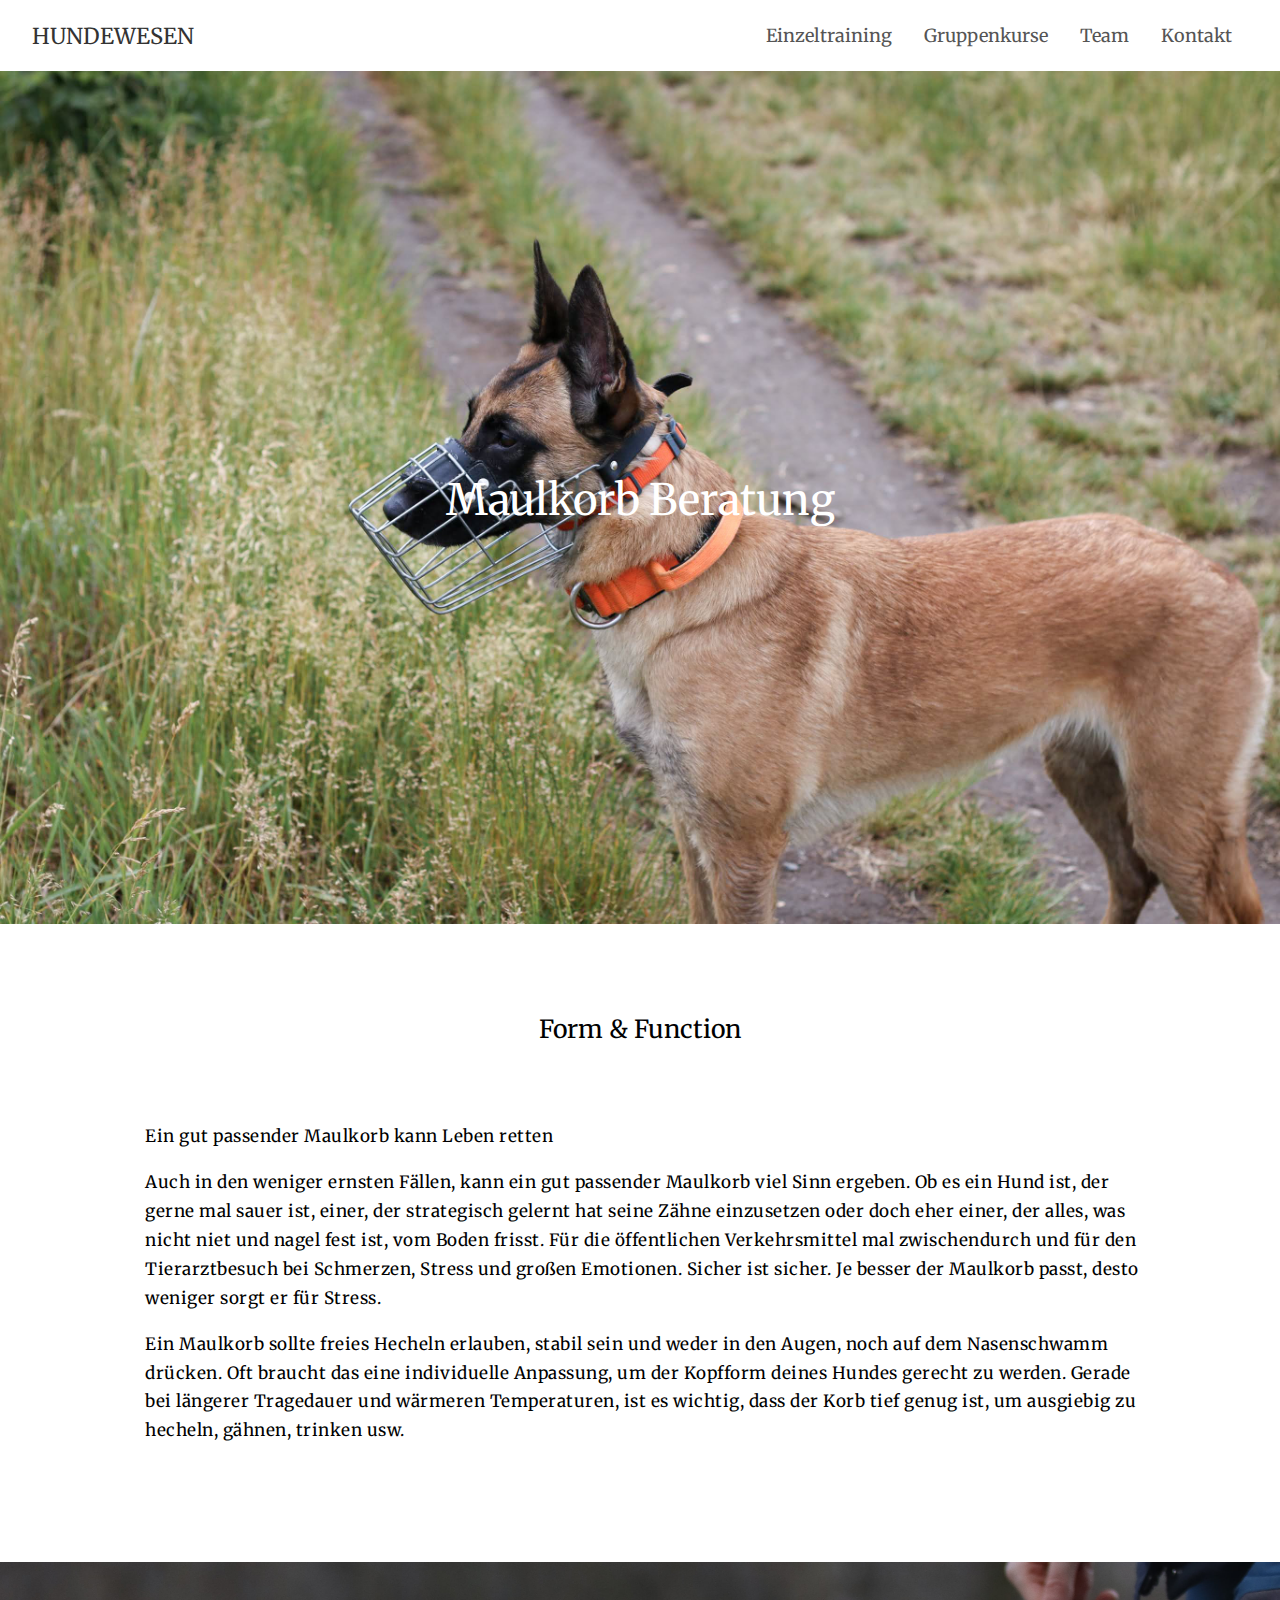
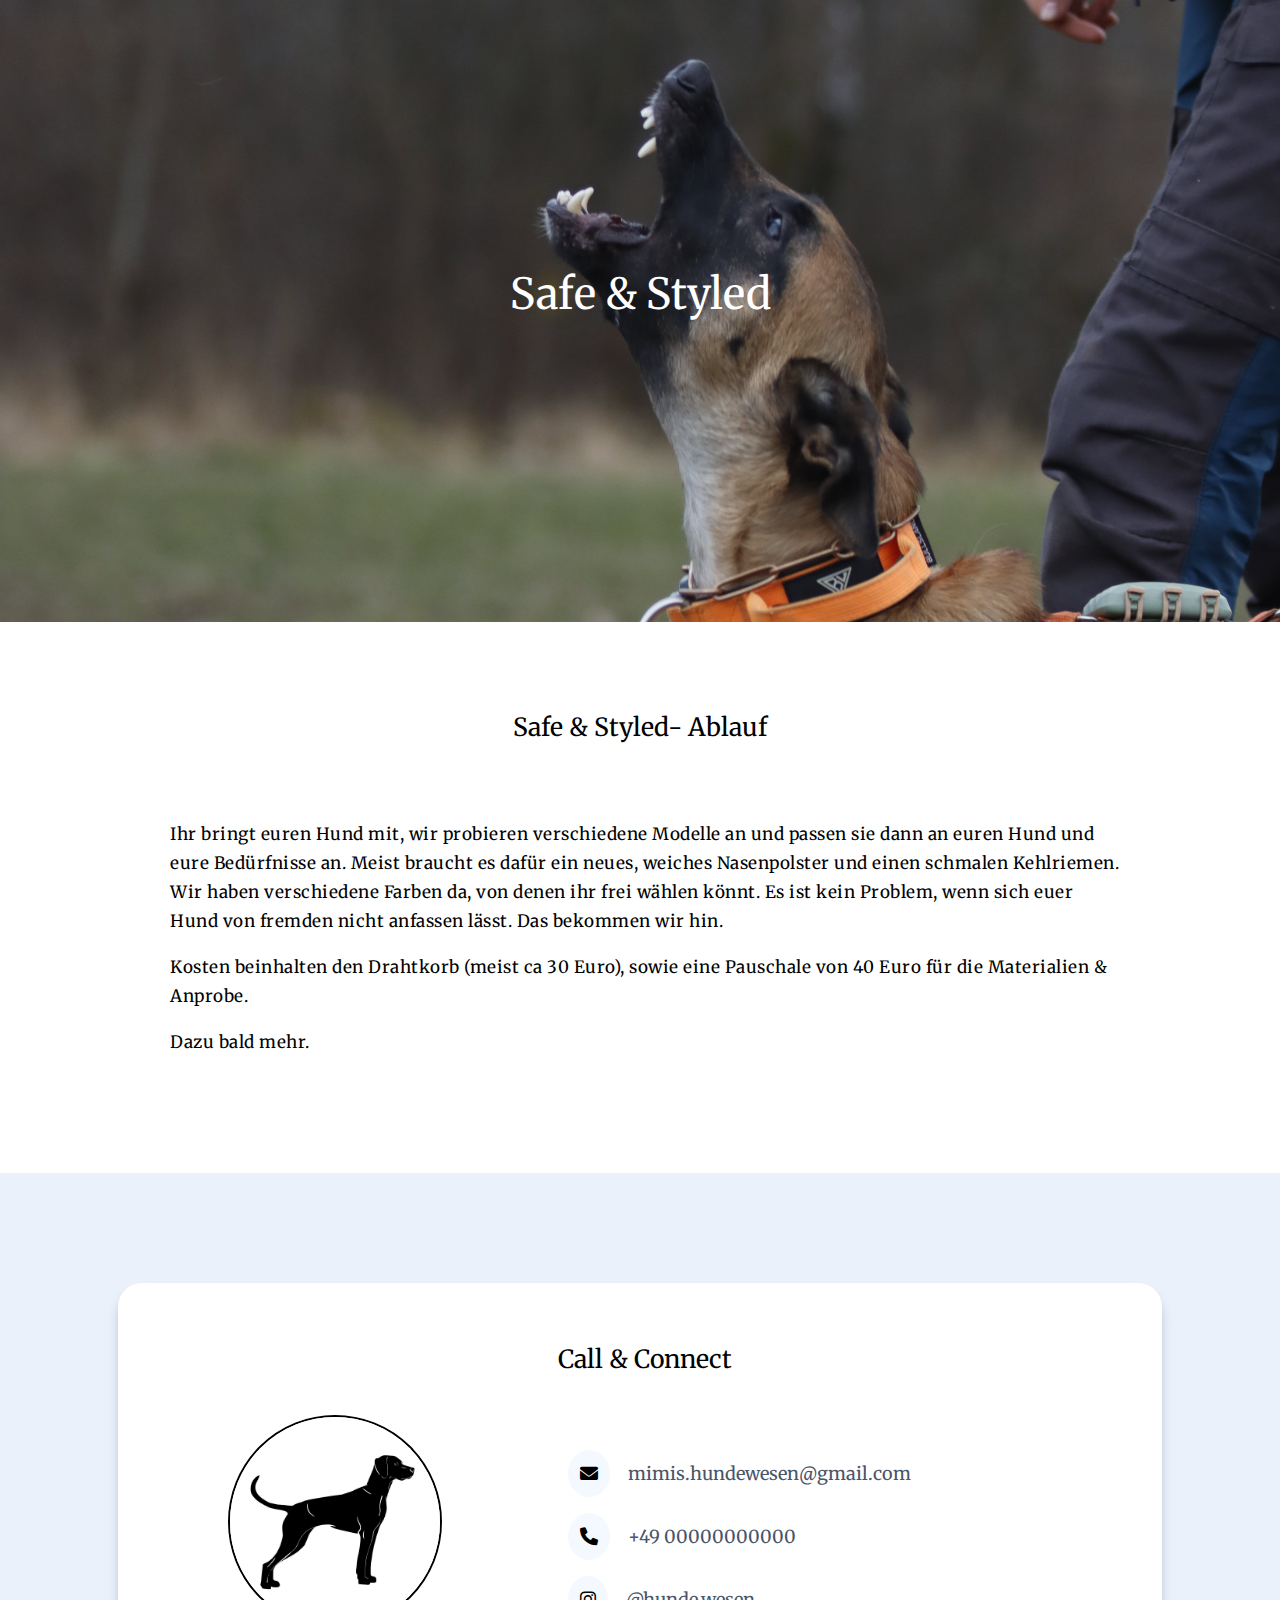
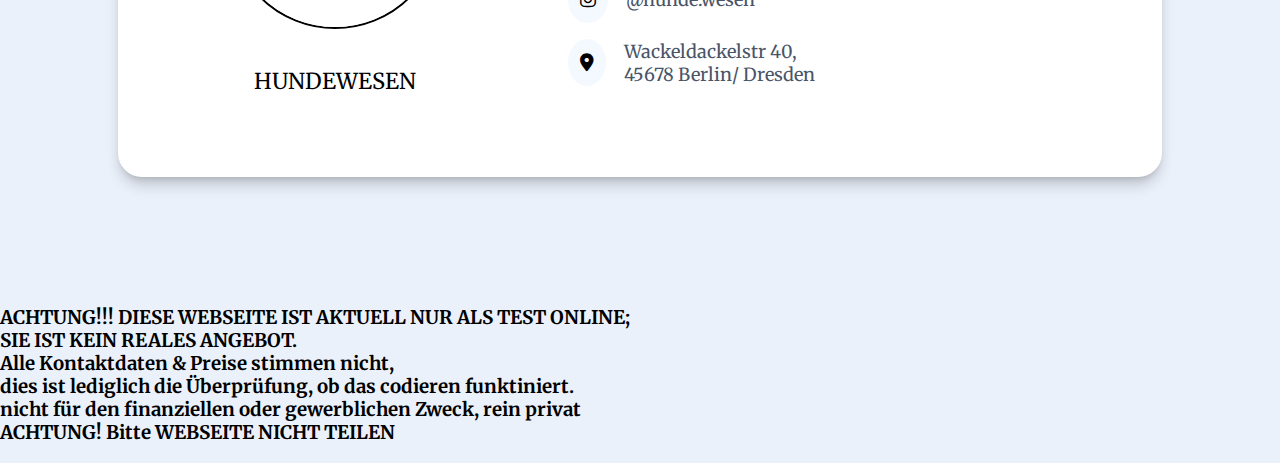
<file: html/maulkorb.html>
<!DOCTYPE html>
<html>

<head>
 <title>Hundewesen Maulkorb</title>
 <link rel="stylesheet" href="../css/maulkorb.css">
 <link rel="stylesheet" href="https://cdnjs.cloudflare.com/ajax/libs/font-awesome/6.0.0-beta3/css/all.min.css">
 <link href="https://fonts.googleapis.com/css2?family=Merriweather&display=swap" rel="stylesheet">
 <meta name="viewport" content="width=device-width, initial-scale=1.0">
 <link rel="icon" href="../pictures/favicon.ico">
</head>

<body>


<nav class="navbar">
  <a href="../index.html" class="navbar-logo">HUNDEWESEN</a>
  <div class="hamburger-icon" id="hamburger">
      <span></span>
      <span></span>
      <span></span>
  </div>
  <ul class="navbar-links">
      <li><a href="einzeltraining.html">Einzeltraining</a></li>
      <li><a href="gruppenkurs.html">Gruppenkurse</a></li>
      <li><a href="team.html">Team</a></li>
      <li><a href="kontakt.html">Kontakt</a></li>
  </ul>
</nav>

<script>
    // Get the hamburger icon and the entire navbar
    const hamburgerIcon = document.getElementById('hamburger');
    const navbar = document.querySelector('.navbar');

    // Add a click event listener to the hamburger icon
    hamburgerIcon.addEventListener('click', () => {
        // Toggle the 'navbar-open' class on the navbar to show/hide the links and transform the icon
        navbar.classList.toggle('navbar-open');
    });
</script>

 
<main>

<div class="imagecontainer">
    <img class="top" src="../pictures/maulkorb.jpg"
    alt="Ein Vizsla und die Besitzerin sitzen im Gras"
    style="width:100vw";>
    <div class="centered";> Maulkorb Beratung</div>
</div>

<!-- form & function-->

<div class="schrift1">
  <div class="Überschrift1"> Form & Function </div>
    <div class="text1" style="
      display: flex;
      flex-direction: row;">
        <div style="
        background-color:white;
        flex:1;">
        </div> 
        <div style="
        width: 1000px;">
        <p> Ein gut passender Maulkorb kann Leben retten</p>
        <p>Auch in den weniger ernsten Fällen, kann ein gut passender Maulkorb viel Sinn ergeben. Ob es ein Hund ist, der gerne mal sauer ist, 
          einer, der strategisch gelernt hat seine Zähne einzusetzen oder doch eher einer, der alles, was nicht niet und nagel fest ist, vom Boden frisst. 
          Für die öffentlichen Verkehrsmittel mal zwischendurch und für den Tierarztbesuch bei Schmerzen, Stress und großen Emotionen. Sicher ist sicher. Je besser der Maulkorb passt,
          desto weniger sorgt er für Stress.</p>
        
        <p>Ein Maulkorb sollte freies Hecheln erlauben, stabil sein und weder in den Augen, noch auf dem Nasenschwamm drücken. Oft braucht das eine individuelle Anpassung,
          um der Kopfform deines Hundes gerecht zu werden. Gerade bei längerer Tragedauer und wärmeren Temperaturen, ist es wichtig, dass der Korb tief genug ist, 
          um ausgiebig zu hecheln, gähnen, trinken usw. </p>
    </div>
  <div style="
    background-color:white;
    flex:1;">
    </div> 
  </div>
</div>

<!-- safe & styled-->


<div class="imagecontainer">
  <img class="safe" src="../pictures/zähne.jpg"
  style="width:100vw";>
  <div class="centered";> Safe &#38; Styled</div>
</div>


<div class="schrift1">
  <div class="Überschrift1"> Safe &#38; Styled- Ablauf </div>
  <div class="text1" style="
    display: flex;
    flex-direction: row;">
    <div style="
      background-color:white;
      flex:1;">
    </div> 
    <div style="
      width: 950px;">
      <p> Ihr bringt euren Hund mit, wir probieren verschiedene Modelle an
         und passen sie dann an euren Hund und eure Bedürfnisse an. 
         Meist braucht es dafür ein neues, weiches Nasenpolster und einen schmalen Kehlriemen. 
         Wir haben verschiedene Farben da, von denen ihr frei wählen könnt. 
         Es ist kein Problem, wenn sich euer Hund von fremden nicht anfassen lässt. Das bekommen wir hin.
      </p>
      <p> Kosten beinhalten den Drahtkorb (meist ca 30 Euro), sowie eine Pauschale von 40 Euro für die Materialien & Anprobe.</p>
      <p> Dazu bald mehr. </p>
    </div>
    <div style="
      background-color:white; flex:1;">
    </div> 
  </div>
</div>
 
<!-- GEMINI-->

<div class="contact-card-container">
  <div class="contact-card">
  <div class="Überschrift2">Call & Connect</div>
   <div class="contact-innen">
      
      <!-- LINKS -->
      <div class="profile-section">
          <div class="profile-image-container">
              <img src="../pictures/hwlogoq.jpg" alt="Profile logo" class="profile-image">
          </div>
          <p class="profile-name">HUNDEWESEN</p>
      </div>

      <!-- RECHTS -->
      <div class="contact-links">
          <ul>
              <li>
                  <a href="mailto:hunde.wesen@gmail.com" class="contact-link">
                      <span class="icon-container">
                          <i class="fas fa-envelope"></i>
                      </span>
                      <span>mimis.hundewesen@gmail.com</span>
                  </a>
              </li>

              <li>
                <div class="contact-link">
                    <span class="icon-container">
                        <i class="fas fa-phone"></i>
                    </span>
                    <span>+49 00000000000</span>
                </div>
            </li>

            <li>
                <a href="https://www.instagram.com/hunde.wesen" target="_blank" class="contact-link">
                    <span class="icon-container">
                        <i class="fab fa-instagram"></i>
                    </span>
                    <span>@hunde.wesen</span>
                </a>
            </li>

            <li>
                <a href="https://maps.google.com/?q=Wackeldackelstr+40,+45678+Berlin" target="_blank" class="contact-link">
                    <span class="icon-container">
                        <i class="fas fa-map-marker-alt"></i>
                    </span>
                    <span>Wackeldackelstr 40,<br>45678 Berlin/ Dresden</span>
                </a>
            </li>
          </ul>
      </div>
   </div> 
  </div>
</div>


</main>
<footer> 
  <h3>ACHTUNG!!! DIESE WEBSEITE IST AKTUELL NUR ALS TEST ONLINE; 
  <br>SIE IST KEIN REALES ANGEBOT. 
  <br> Alle Kontaktdaten & Preise stimmen nicht, 
  <br>dies ist lediglich die Überprüfung, ob das codieren funktiniert.
  <br>nicht für den finanziellen oder gewerblichen Zweck, rein privat
<br>ACHTUNG! Bitte WEBSEITE NICHT TEILEN </h3>
</footer>
</body>
</html>
</file>
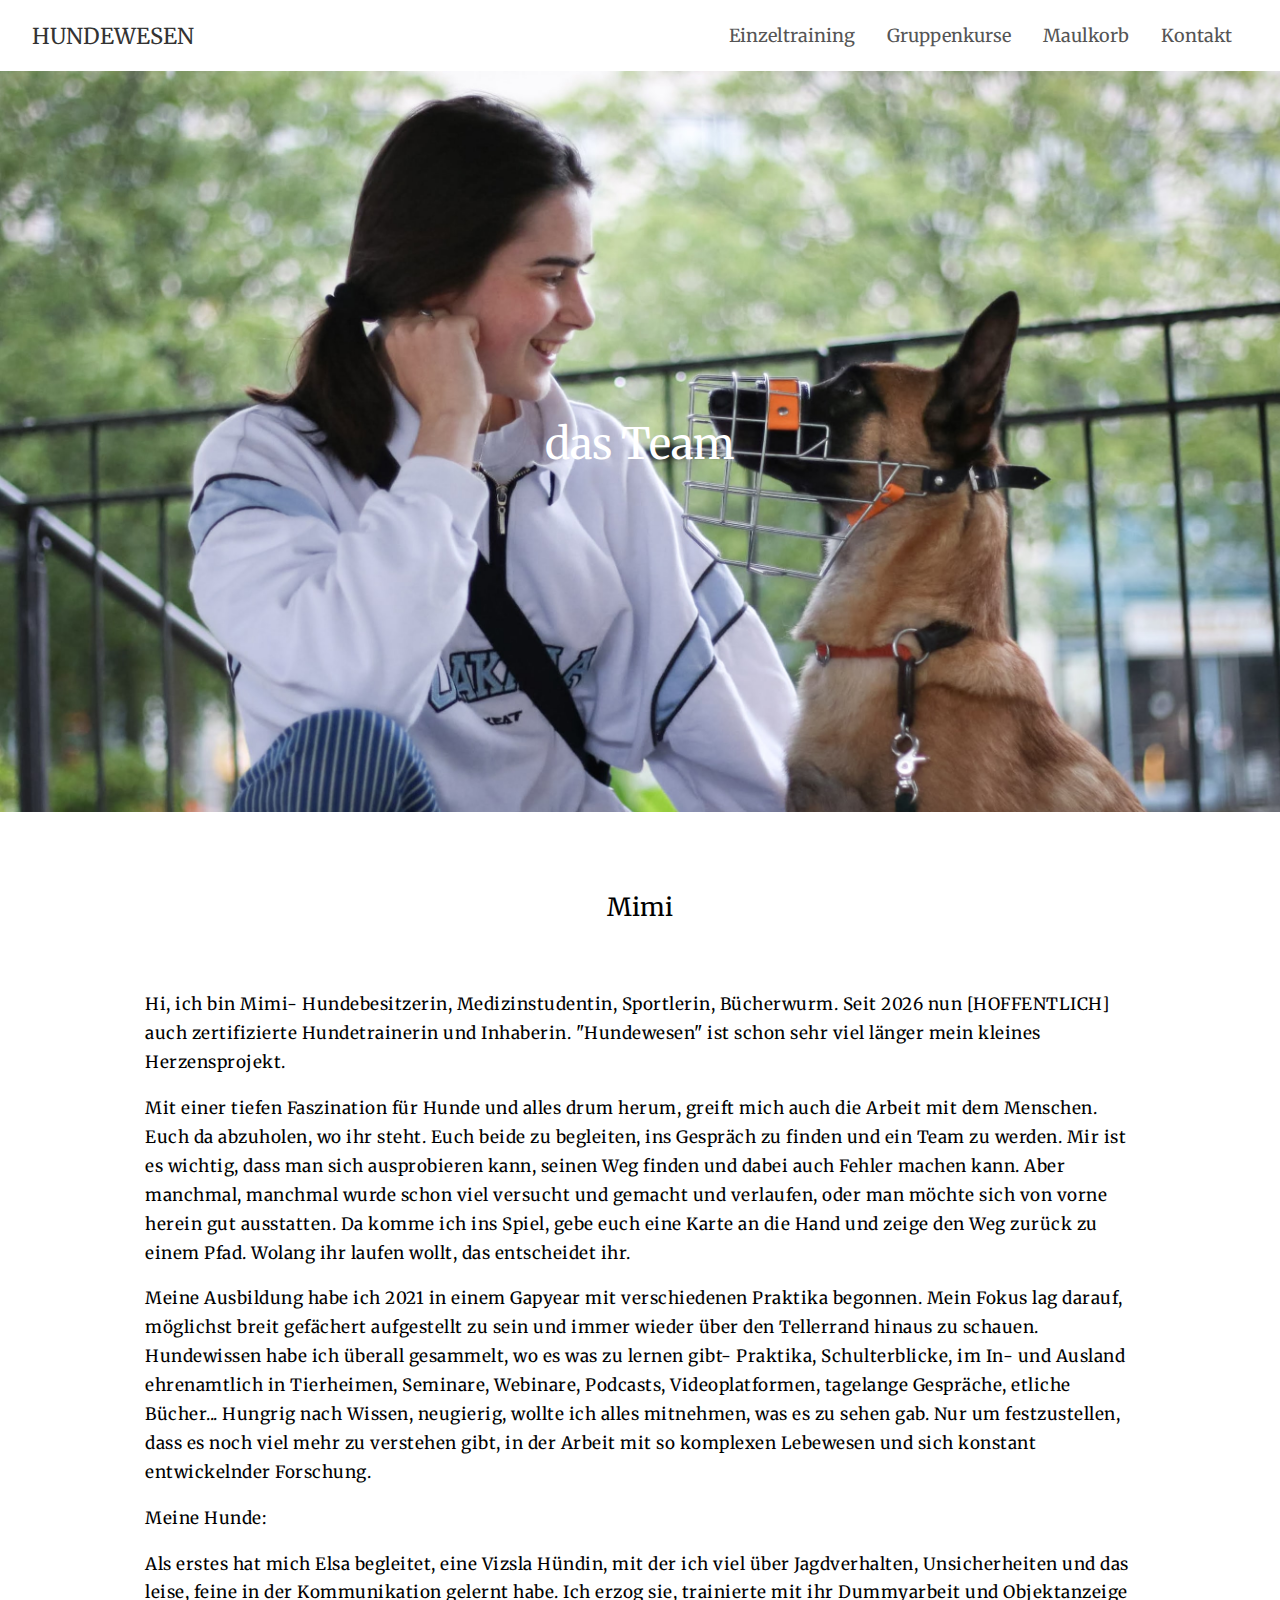
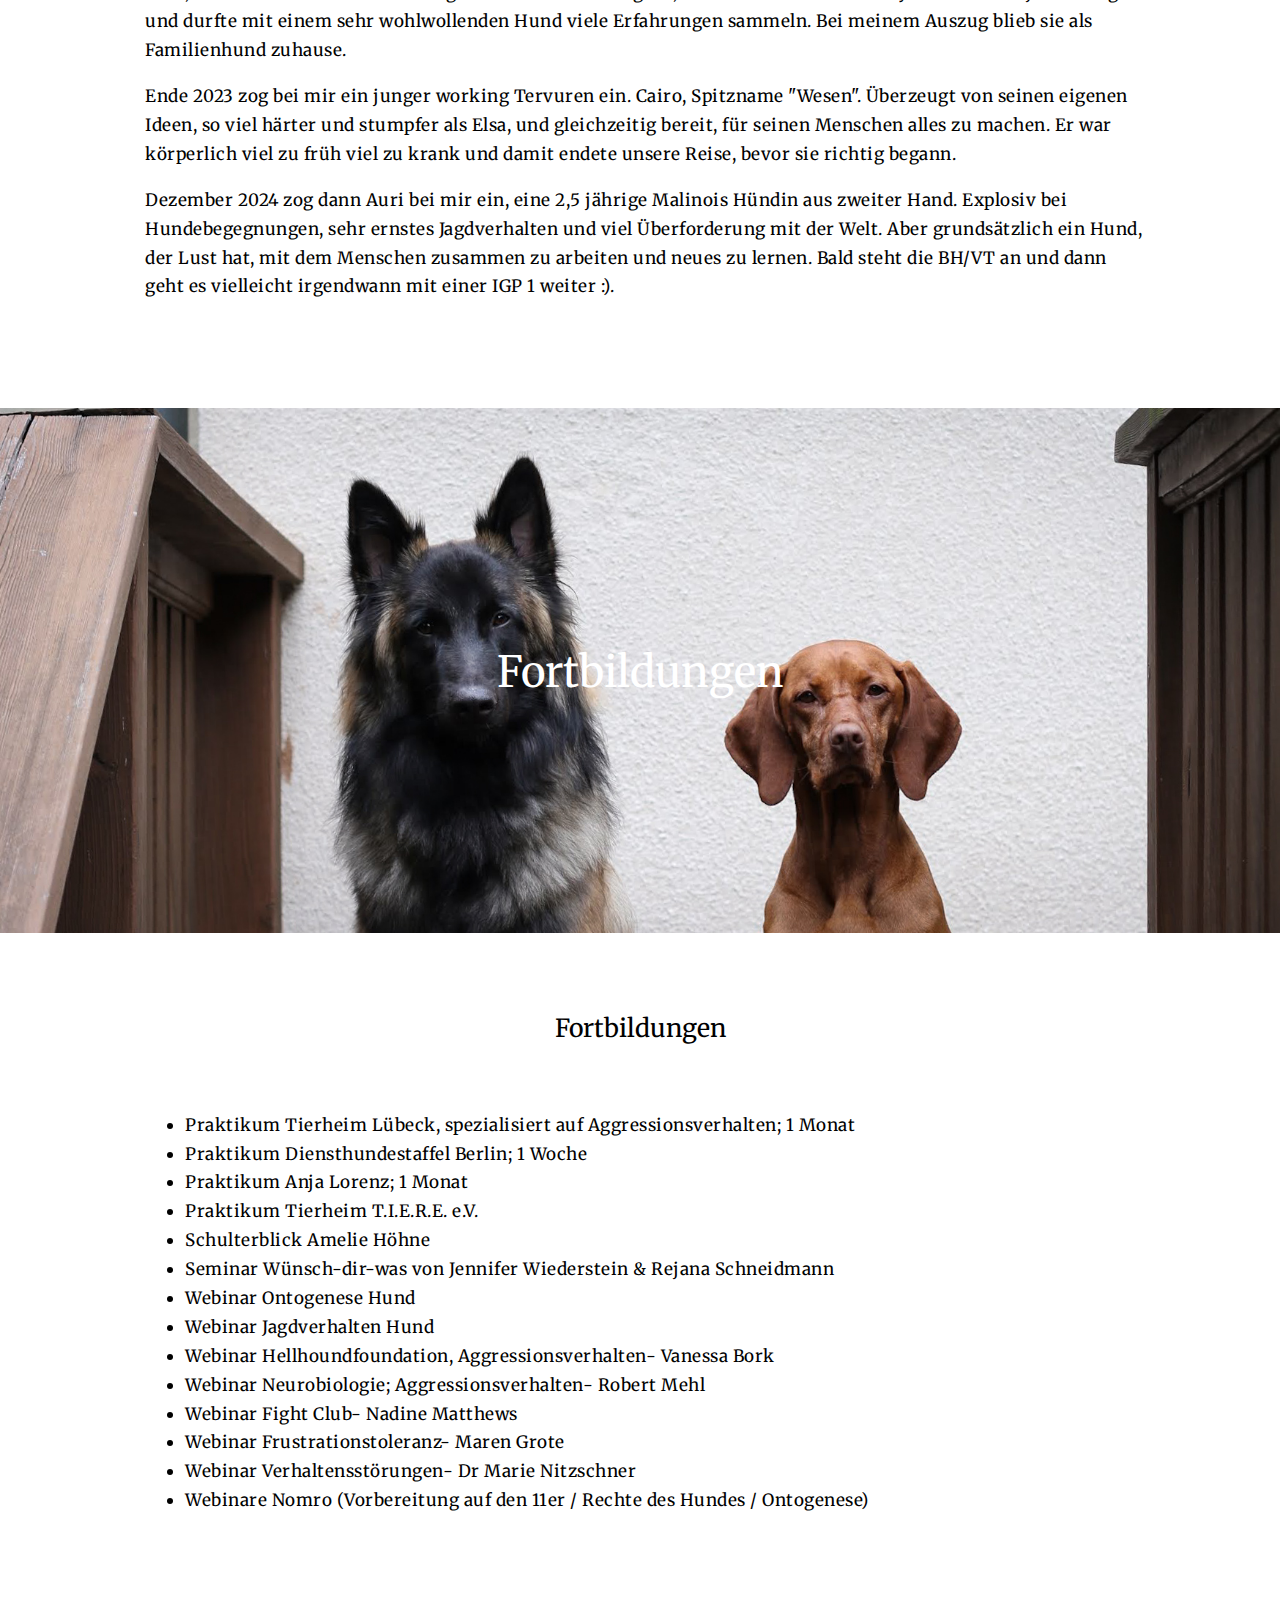
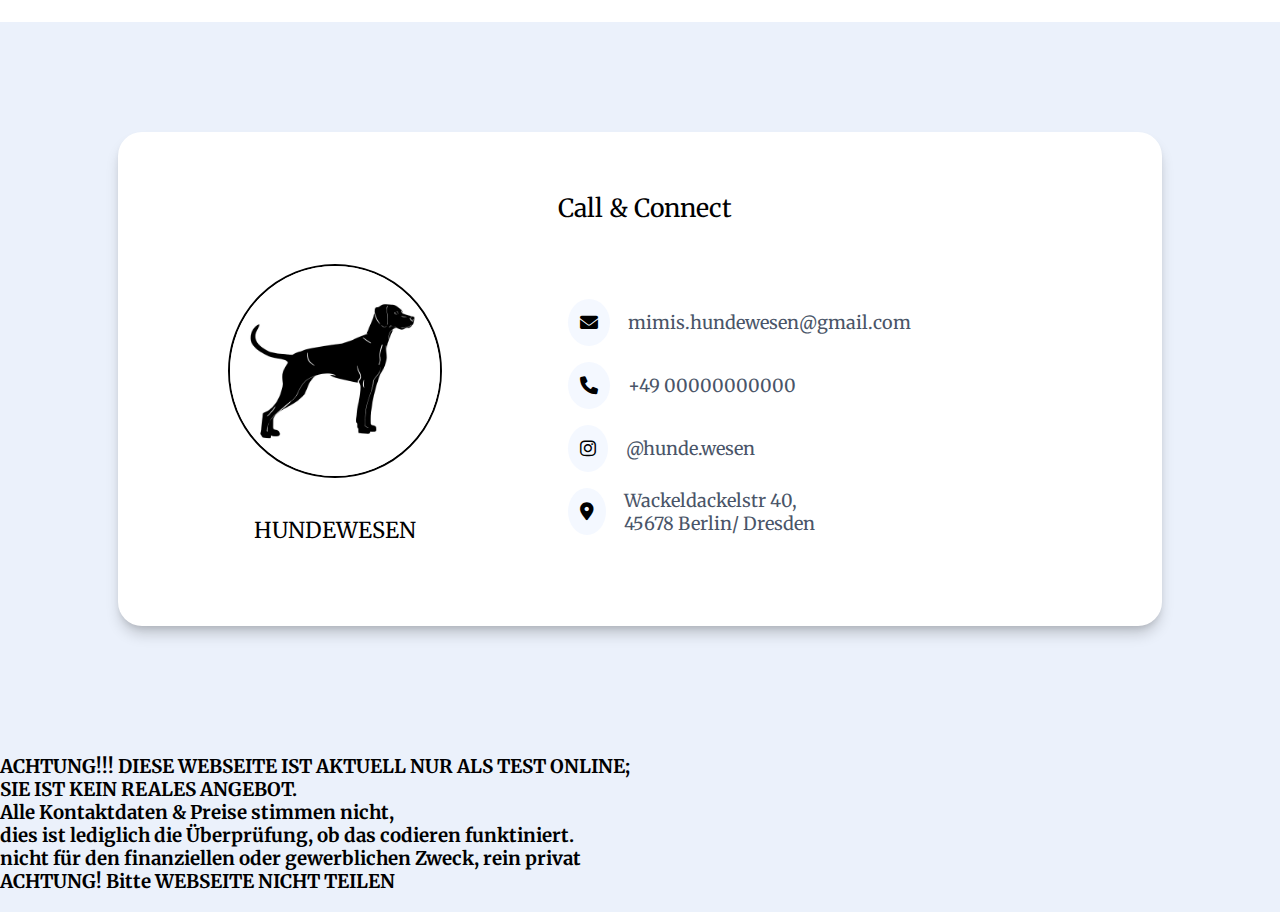
<file: html/team.html>
<!DOCTYPE html>
<html>

<head>
 <title>Hundewesen Team</title>
 <link rel="stylesheet" href="../css/team.css">
 <link rel="stylesheet" href="https://cdnjs.cloudflare.com/ajax/libs/font-awesome/6.0.0-beta3/css/all.min.css">
 <link href="https://fonts.googleapis.com/css2?family=Merriweather&display=swap" rel="stylesheet">
 <link rel="icon" href="../pictures/favicon.ico">
 <meta name="viewport" content="width=device-width, initial-scale=1.0">
</head>

<body>

<nav class="navbar">
  <a href="../index.html" class="navbar-logo">HUNDEWESEN</a>
  <div class="hamburger-icon" id="hamburger">
      <span></span>
      <span></span>
      <span></span>
  </div>
  <ul class="navbar-links">
      <li><a href="einzeltraining.html">Einzeltraining</a></li>
      <li><a href="gruppenkurs.html">Gruppenkurse</a></li>
      <li><a href="maulkorb.html">Maulkorb</a></li>      
      <li><a href="kontakt.html">Kontakt</a></li>

  </ul>
</nav>

<script>
    // Get the hamburger icon and the entire navbar
    const hamburgerIcon = document.getElementById('hamburger');
    const navbar = document.querySelector('.navbar');

    // Add a click event listener to the hamburger icon
    hamburgerIcon.addEventListener('click', () => {
        // Toggle the 'navbar-open' class on the navbar to show/hide the links and transform the icon
        navbar.classList.toggle('navbar-open');
    });
</script>
 
<main>
    <div class="imagecontainer">
        <img class="top" src="../pictures/look.jpg"
        style="width:100vw";>
        <div class="centered";> das Team</div>
    </div>
    <div class="schrift1">
      <div class="Überschrift1"> Mimi </div>
        <div class="text1" style="
          display: flex;
          flex-direction: row;">
            <div style="
            background-color:white;
            flex:1;">
            </div> 
            <div style="
            width: 1000px;">
          <p>
            Hi, ich bin Mimi- Hundebesitzerin, Medizinstudentin, Sportlerin, Bücherwurm.
            Seit 2026 nun [HOFFENTLICH] auch zertifizierte Hundetrainerin und Inhaberin. "Hundewesen" ist schon sehr viel länger mein kleines Herzensprojekt.
          </p> 
          <p>
            Mit einer tiefen Faszination für Hunde und alles drum herum, greift mich auch die Arbeit mit dem Menschen.  
            Euch da abzuholen, wo ihr steht. Euch beide zu begleiten, ins Gespräch zu finden und ein Team zu werden.
            Mir ist es wichtig, dass man sich ausprobieren kann, seinen Weg finden und dabei auch Fehler machen kann. 
            Aber manchmal, manchmal wurde schon viel versucht und gemacht und verlaufen, oder man möchte sich von vorne herein gut ausstatten. 
            Da komme ich ins Spiel, gebe euch eine Karte an die Hand und zeige den Weg zurück zu einem Pfad. Wolang ihr laufen wollt, das entscheidet ihr. 
          </p>
          <p>
            Meine Ausbildung habe ich 2021 in einem Gapyear mit verschiedenen Praktika begonnen.
            Mein Fokus lag darauf, möglichst breit gefächert aufgestellt zu sein und immer wieder über den Tellerrand hinaus zu schauen.
            Hundewissen habe ich überall gesammelt, wo es was zu lernen gibt- Praktika, Schulterblicke, im In- und Ausland ehrenamtlich in Tierheimen, 
            Seminare, Webinare, Podcasts, Videoplatformen, tagelange Gespräche, etliche Bücher... 
            Hungrig nach Wissen, neugierig, wollte ich alles mitnehmen, was es zu sehen gab. Nur um festzustellen, dass es noch viel mehr zu verstehen gibt, 
            in der Arbeit mit so komplexen Lebewesen und sich konstant entwickelnder Forschung. 
           </p> 
           <p>Meine Hunde:</p>
           <p>Als erstes hat mich Elsa begleitet, eine Vizsla Hündin, mit der ich viel über Jagdverhalten, Unsicherheiten und das leise, feine in der Kommunikation gelernt habe. 
            Ich erzog sie, trainierte mit ihr Dummyarbeit und Objektanzeige und durfte mit einem sehr wohlwollenden Hund viele Erfahrungen sammeln. 
            Bei meinem Auszug blieb sie als Familienhund zuhause.
          </p>
           <p>
            Ende 2023 zog bei mir ein junger working Tervuren ein. Cairo, Spitzname "Wesen". Überzeugt von seinen eigenen Ideen,
            so viel härter und stumpfer als Elsa, und gleichzeitig bereit, für seinen Menschen alles zu machen. 
            Er war körperlich viel zu früh viel zu krank und damit endete unsere Reise, bevor sie richtig begann.
           </p>
            
            <p>
            Dezember 2024 zog dann Auri bei mir ein, eine 2,5 jährige Malinois Hündin aus zweiter Hand. 
            Explosiv bei Hundebegegnungen, sehr ernstes Jagdverhalten und viel Überforderung mit der Welt.
            Aber grundsätzlich ein Hund, der Lust hat, mit dem Menschen zusammen zu arbeiten und neues zu lernen. 
            Bald steht die BH/VT an und dann geht es vielleicht irgendwann mit einer IGP 1 weiter :). 
          </p>
        </div>
     <div style="
        background-color:white;
        flex:1;">
        </div> 
      </div>
    </div>


<div class="imagecontainer">
  <img class="fortbildungen" src="../pictures/cunde.jpg"
  style="width:100vw";>
  <div class="centered";> Fortbildungen</div>
</div>
<div class="schrift1">
  <div class="Überschrift1"> Fortbildungen </div>
    <div class="text1" style="
      display: flex;
      flex-direction: row;">
        <div style="
        background-color:white;
        flex:1;">
        </div> 
        <div style="
        width: 1000px;">
        <ul>
          <li>Praktikum Tierheim Lübeck, spezialisiert auf Aggressionsverhalten; 1 Monat</li>
          <li>Praktikum Diensthundestaffel Berlin; 1 Woche</li>
          <li>Praktikum Anja Lorenz; 1 Monat</li>
          <li>Praktikum Tierheim T.I.E.R.E. e.V.</li>
          <li>Schulterblick Amelie Höhne</li>
          <li>Seminar Wünsch-dir-was von Jennifer Wiederstein & Rejana Schneidmann</li>

          <li>Webinar Ontogenese Hund</li>
          <li>Webinar Jagdverhalten Hund </li>
          <li>Webinar Hellhoundfoundation, Aggressionsverhalten- Vanessa Bork</li>
          <li>Webinar Neurobiologie; Aggressionsverhalten- Robert Mehl</li>
          <li>Webinar Fight Club- Nadine Matthews</li>
          <li>Webinar Frustrationstoleranz- Maren Grote</li>
          <li>Webinar Verhaltensstörungen- Dr Marie Nitzschner</li>
          <li>Webinare Nomro (Vorbereitung auf den 11er / Rechte des Hundes / Ontogenese)</li>
        </ul>
    </div>
  <div style="
    background-color:white;
    flex:1;">
    </div> 
  </div>
</div>

<!-- GEMINI-->

<div class="contact-card-container">
  <div class="contact-card">
  <div class="Überschrift2">Call & Connect</div>
   <div class="contact-innen">
      
      <!-- LINKS -->
      <div class="profile-section">
          <div class="profile-image-container">
              <img src="../pictures/hwlogoq.jpg" alt="Profile logo" class="profile-image">
          </div>
          <p class="profile-name">HUNDEWESEN</p>
      </div>

      <!-- RECHTS -->
      <div class="contact-links">
          <ul>
              <li>
                  <a href="mailto:hunde.wesen@gmail.com" class="contact-link">
                      <span class="icon-container">
                          <i class="fas fa-envelope"></i>
                      </span>
                      <span>mimis.hundewesen@gmail.com</span>
                  </a>
              </li>

              <li>
                <div class="contact-link">
                    <span class="icon-container">
                        <i class="fas fa-phone"></i>
                    </span>
                    <span>+49 00000000000</span>
                </div>
            </li>

            <li>
                <a href="https://www.instagram.com/hunde.wesen" target="_blank" class="contact-link">
                    <span class="icon-container">
                        <i class="fab fa-instagram"></i>
                    </span>
                    <span>@hunde.wesen</span>
                </a>
            </li>

            <li>
                <a href="https://maps.google.com/?q=Wackeldackelstr+40,+45678+Berlin" target="_blank" class="contact-link">
                    <span class="icon-container">
                        <i class="fas fa-map-marker-alt"></i>
                    </span>
                    <span>Wackeldackelstr 40,<br>45678 Berlin/ Dresden</span>
                </a>
            </li>
          </ul>
      </div>
   </div> 
  </div>
</div>


</main>
<footer> 
  <h3>ACHTUNG!!! DIESE WEBSEITE IST AKTUELL NUR ALS TEST ONLINE; 
  <br>SIE IST KEIN REALES ANGEBOT. 
  <br> Alle Kontaktdaten & Preise stimmen nicht, 
  <br>dies ist lediglich die Überprüfung, ob das codieren funktiniert.
  <br>nicht für den finanziellen oder gewerblichen Zweck, rein privat
<br>ACHTUNG! Bitte WEBSEITE NICHT TEILEN </h3>
</footer>
</body>
</html>
</file>
<file: css/boardandtrain.css>
@import url('https://fonts.googleapis.com/css2?family=Inter:wght@400;600;700&display=swap');

/* Navbar container */
.navbar {
  background-color: #ffffff;
  color: #333333;
  display: flex;
  justify-content: space-between;
  align-items: center;
  padding: 16px 32px;
  box-shadow: 0 2px 4px rgba(0, 0, 0, 0.1);
}

/* Logo styling */
.navbar-logo {
  font-size: 22px;
  color: #333333;
  text-decoration: none;
}

/* Default horizontal links on desktop */
.navbar-links {
  display: flex;
  list-style: none;
  margin: 0;
  padding: 0;
  font-size:18px;
}

.navbar-links li a {
  color: #555555;
  text-decoration: none;
  padding: 8px 16px;
  display: block;
  transition: color 0.3s ease;
  transition:font-size 0.3s;
}

.navbar-links li a:hover {
  color: #000000;
  font-size: 18.5px;
}

/* Hamburger icon for mobile */
.hamburger-icon {
  display: none;
  cursor: pointer;
  position: relative;
  width: 30px;
  height: 20px;
  z-index: 100; /* Ensure it's on top of other content */
}

.hamburger-icon span {
  display: block;
  width: 100%;
  height: 2px;
  background-color: #333333;
  position: absolute;
  transition: all 0.3s ease-in-out;
  left: 0;
}

.hamburger-icon span:nth-child(1) { top: 0; }
.hamburger-icon span:nth-child(2) { top: 9px; }
.hamburger-icon span:nth-child(3) { top: 18px; }

/*
  * Mobile Styles
  * The media query below applies when the screen width is 767px or less.
  */
@media (max-width: 767px) {
  .navbar {
      flex-direction: column;
      align-items: flex-start;
      padding: 16px;
  }

  .navbar-links {
      display: none; /* Hidden by default on mobile */
      width: 100%;
      flex-direction: column;
      text-align: center;
  }

  /* Show the hamburger icon on mobile */
  .hamburger-icon {
      display: block;
      position: absolute;
      top: 24px;
      right: 24px;
  }
  
  /* Styles when the menu is open */
  .navbar-open .navbar-links {
      display: flex; /* Show links when parent has the class */
  }

  /* Hamburger to X transformation */
  .navbar-open .hamburger-icon span:nth-child(1) {
      transform: rotate(45deg);
      top: 9px;
  }
  .navbar-open .hamburger-icon span:nth-child(2) {
      opacity: 0;
  }
  .navbar-open .hamburger-icon span:nth-child(3) {
      transform: rotate(-45deg);
      top: 9px;
  }
}

body {
  background-color: #ebf1fb;
  color: black;
  font-family: "merriweather", serif;
  margin:0;
  }

.imagecontainer{
  position: relative;
  text-align: center;
  color:white;
  width: 100%;
  }

/* centered text */
.centered {
  position: absolute;
  top:50%;
  left:50%;
  transform: translate(-50%, -50%);
  font-size:43px;
  }

.lefttop{
  position:absolute;
  top:5%;
  left:2%;
  font-size:20px;
  color: white;
  }

.schrift1{
  width:100vw;
  min-height: 350px;
  margin-top:-5px;
  padding-bottom:10px;
  background-color: white;
  }

.Überschrift1{
  position:center;
  text-align: center;
  font-size: 25px;
  color:black;
  padding-top:80px;
  padding-bottom:40px;
  }

.text1{
  position:center;
  font-size: 17px;
  color:black;
  padding-top:10px;
  padding-bottom:90px;
  padding-left:30px;
  padding-right:20px;
  line-height:1.7;
  letter-spacing:0.5px;
  }

.top{
  width:100vw;
  max-height:940px;
  object-fit:cover;
  object-position:0px 50%;
  }

.live{
  width:100vw;
  max-height:700px;
  object-fit:cover;
  object-position:0px 25%;
  }

@media (max-width: 768px) {
  .centered{
   font-size: 27px;
  }
  .Überschrift1{
    font-size: 17px;
    padding-top:70px;
    padding-bottom:25px;
  }
  .text1, .lefttop{
   font-size: 13px;
   padding-bottom: 40px;
  }
}

/* KONTAKTKARTE */


.contact-card-container {
  display: flex;
  justify-content: center;
  align-items: center;
  min-height: 650px;
  padding: 32px;
  flex-direction: column;
}

.Überschrift2{
  position:center;
  text-align: center;
  font-size: 25px;
  color:black;
  padding:40px 10px 20px 20px;
}

.contact-card {
  background-color: #fff;
  border-radius: 24px;
  box-shadow: 0 10px 15px -3px rgba(0, 0, 0, 0.2), 0 4px 6px -2px rgba(0, 0, 0, 0.1);
  padding: 20px 10px;
  max-width: 1024px;
  width: 100%;
}

.contact-innen{
  display: flex;
  flex-direction: column;
  align-items: center;
  padding: 30px 10px;
}

.profile-section {
  display: flex;
  flex-direction: column;
  align-items: center;
  text-align: center;
  padding: 10px;
  margin-bottom: 20px;
}

.profile-image-container {
  width: 210px;
  height: 210px;
  border-radius: 9999px;
  border: 2px solid black;
  display: flex;
  align-items: center;
  justify-content: center;
  overflow: hidden;
  margin-bottom: 16px;
}

.profile-image {
  width: 100%;
  height: 100%;
  object-fit: cover;
}

.profile-name {
  font-size: 22px;
  color: black;
}

.contact-links {
  flex-grow: 1;
  padding: 16px;
}

.contact-links ul {
  list-style: none;
  padding: 0;
  margin: 0;
}

.contact-links li {
  margin-bottom: 16px;
}

.contact-link {
  display: flex;
  align-items: center;
  font-size: 15px;
  color: #4a5568;
  text-decoration: none;
  transition-property: color;
  transition-duration: 200ms;
}

.contact-link:hover {
  color: black;
}

.icon-container {
  padding: 12px;
  background-color: #f4f8ff;;
  border-radius: 50%;
  color: black;
  margin-right: 18px;
}

/* Desktop Layout with vertical divider */
@media (min-width: 778px) {
  .contact-innen {
      flex-direction: row;
      justify-content: center;
      align-items: center;
      padding: 10px 10px;
  }
  .profile-section {
      margin-right: 100px;
      margin-left: 80px;
  }
  .contact-link {
   font-size: 17px;
  }
  .contact-link:hover{
    font-size:17.5px;
  } 
}
</file>
<file: css/gruppenkurs.css>
@import url('https://fonts.googleapis.com/css2?family=Inter:wght@400;600;700&display=swap');


/* Navbar container */
.navbar {
  background-color: #ffffff;
  color: #333333;
  display: flex;
  justify-content: space-between;
  align-items: center;
  padding: 16px 32px;
  box-shadow: 0 2px 4px rgba(0, 0, 0, 0.1);
}

/* Logo styling */
.navbar-logo {
  font-size: 22px;
  color: #333333;
  text-decoration: none;
}

/* Default horizontal links on desktop */
.navbar-links {
  display: flex;
  list-style: none;
  margin: 0;
  padding: 0;
  font-size:18px;
}

.navbar-links li a {
  color: #555555;
  text-decoration: none;
  padding: 8px 16px;
  display: block;
  transition: color 0.3s ease;
  transition:font-size 0.3s;
}

.navbar-links li a:hover {
  color: #000000;
  font-size: 18.5px;
}

/* Hamburger icon for mobile */
.hamburger-icon {
  display: none;
  cursor: pointer;
  position: relative;
  width: 30px;
  height: 20px;
  z-index: 100; /* Ensure it's on top of other content */
}

.hamburger-icon span {
  display: block;
  width: 100%;
  height: 2px;
  background-color: #333333;
  position: absolute;
  transition: all 0.3s ease-in-out;
  left: 0;
}

.hamburger-icon span:nth-child(1) { top: 0; }
.hamburger-icon span:nth-child(2) { top: 9px; }
.hamburger-icon span:nth-child(3) { top: 18px; }

/*
  * Mobile Styles
  * The media query below applies when the screen width is 767px or less.
  */
@media (max-width: 767px) {
  .navbar {
      flex-direction: column;
      align-items: flex-start;
      padding: 16px;
  }

  .navbar-links {
      display: none; /* Hidden by default on mobile */
      width: 100%;
      flex-direction: column;
      text-align: center;
  }

  /* Show the hamburger icon on mobile */
  .hamburger-icon {
      display: block;
      position: absolute;
      top: 24px;
      right: 24px;
  }
  
  /* Styles when the menu is open */
  .navbar-open .navbar-links {
      display: flex; /* Show links when parent has the class */
  }

  /* Hamburger to X transformation */
  .navbar-open .hamburger-icon span:nth-child(1) {
      transform: rotate(45deg);
      top: 9px;
  }
  .navbar-open .hamburger-icon span:nth-child(2) {
      opacity: 0;
  }
  .navbar-open .hamburger-icon span:nth-child(3) {
      transform: rotate(-45deg);
      top: 9px;
  }
}

body {
  background-color: #ebf1fb;
  color: black;
  font-family: "merriweather", serif;
  margin:0;
}

.imagecontainer{
  position: relative;
  text-align: center;
  color:white;
  width: 100%;
}

/* centered Ã¼berschriften */
.centered {
  position: absolute;
  top:50%;
  left:50%;
  transform: translate(-50%, -50%);
  font-size:43px;
}

.schrift1{
  width:100vw;
  min-height: 400px;
  margin-top:-5px;
  padding-bottom:30px;
  background-color: white;
}

.Überschrift1{
  position:center;
  text-align: center;
  font-size: 25px;
  color:black;
  padding-top:80px;
  padding-bottom:30px;
  }

.text1{
  position:center;
  font-size: 17px;
  color:black;
  padding-top:15px;
  padding-bottom:40px;
  padding-left:30px;
  padding-right:20px;
  line-height:1.7;
  letter-spacing:0.5px;
  }

.top{
  width:100vw;
  max-height:830px;
  object-fit:cover;
  object-position:0px 25%;
  }

.meet{
  width:100vw;
  max-height:650px;
  object-fit:cover;
  object-position: 0px 42%;
  }

.walk{
  width:100vw;
  max-height:660px;
  object-fit:cover;
  object-position: 0px 35%;
  }

.work{
  width:100vw;
  max-height:650px;
  object-fit:cover;
  object-position: 0px 42%;
  }

.mark{
  width:100vw;
  max-height:640px;
  object-fit:cover;
  object-position:0px 27%;
  }

@media (max-width: 768px) {
  .centered{
   font-size: 27px;
  }
  .Überschrift1{
    font-size: 18px;
    padding-top:70px;
    padding-bottom:25px;
  }
  .text1{
   font-size: 13px;
   padding-bottom: 40px;
  }
  .top{
    max-height:270px;
    object-position: 0px 25%;
  }
}

/* KONTAKTKARTE */


.contact-card-container {
  display: flex;
  justify-content: center;
  align-items: center;
  min-height: 650px;
  padding: 32px;
  flex-direction: column;
}

.Überschrift2{
  position:center;
  text-align: center;
  font-size: 25px;
  color:black;
  padding:40px 10px 20px 20px;
}

.contact-card {
  background-color: #fff;
  border-radius: 24px;
  box-shadow: 0 10px 15px -3px rgba(0, 0, 0, 0.2), 0 4px 6px -2px rgba(0, 0, 0, 0.1);
  padding: 20px 10px;
  max-width: 1024px;
  width: 100%;
}

.contact-innen{
  display: flex;
  flex-direction: column;
  align-items: center;
  padding: 30px 10px;
}

.profile-section {
  display: flex;
  flex-direction: column;
  align-items: center;
  text-align: center;
  padding: 10px;
  margin-bottom: 20px;

}

.profile-image-container {
  width: 210px;
  height: 210px;
  border-radius: 9999px;
  border: 2px solid black;
  display: flex;
  align-items: center;
  justify-content: center;
  overflow: hidden;
  margin-bottom: 16px;
}

.profile-image {
  width: 100%;
  height: 100%;
  object-fit: cover;
}

.profile-name {
  font-size: 22px;
  color: black;
}

.contact-links {
  flex-grow: 1;
  padding: 16px;
}

.contact-links ul {
  list-style: none;
  padding: 0;
  margin: 0;
}

.contact-links li {
  margin-bottom: 16px;
}

.contact-link {
  display: flex;
  align-items: center;
  font-size: 15px;
  color: #4a5568;
  text-decoration: none;
  transition-property: color;
  transition-duration: 200ms;
}

.contact-link:hover {
  color: black;
}

.icon-container {
  padding: 12px;
  background-color: #f4f8ff;;
  border-radius: 50%;
  color: black;
  margin-right: 18px;
}

/* Desktop Layout with vertical divider */
@media (min-width: 778px) {
  .contact-innen {
      flex-direction: row;
      justify-content: center;
      align-items: center;
      padding: 10px 10px;
  }
  .profile-section {
      margin-right: 100px;
      margin-left: 80px;
  }
  .contact-link {
   font-size: 17px;
  }
  .contact-link:hover{
    font-size:17.5px;
  } 
}
</file>
<file: css/kontakt.css>
@import url('https://fonts.googleapis.com/css2?family=Inter:wght@400;600;700&display=swap');

/* Navbar container */
.navbar {
    background-color: #ffffff;
    color: #333333;
    display: flex;
    justify-content: space-between;
    align-items: center;
    padding: 16px 32px;
    box-shadow: 0 2px 4px rgba(0, 0, 0, 0.1);
}

/* Logo styling */
.navbar-logo {
    font-size: 22px;
    color: #333333;
    text-decoration: none;
}

/* Default horizontal links on desktop */
.navbar-links {
    display: flex;
    list-style: none;
    margin: 0;
    padding: 0;
    font-size:18px;
}

.navbar-links li a {
    color: #555555;
    text-decoration: none;
    padding: 8px 16px;
    display: block;
    transition: color 0.3s ease;
    transition:font-size 0.3s;
}

.navbar-links li a:hover {
    color: #000000;
    font-size: 18.5px;
}

/* Hamburger icon for mobile */
.hamburger-icon {
    display: none;
    cursor: pointer;
    position: relative;
    width: 30px;
    height: 20px;
    z-index: 100; /* Ensure it's on top of other content */
}

.hamburger-icon span {
    display: block;
    width: 100%;
    height: 2px;
    background-color: #333333;
    position: absolute;
    transition: all 0.3s ease-in-out;
    left: 0;
}

.hamburger-icon span:nth-child(1) { top: 0; }
.hamburger-icon span:nth-child(2) { top: 9px; }
.hamburger-icon span:nth-child(3) { top: 18px; }

/*
    * Mobile Styles
    * The media query below applies when the screen width is 767px or less.
    */
@media (max-width: 767px) {
    .navbar {
        flex-direction: column;
        align-items: flex-start;
        padding: 16px;
    }

    .navbar-links {
        display: none; /* Hidden by default on mobile */
        width: 100%;
        flex-direction: column;
        text-align: center;
    }

    /* Show the hamburger icon on mobile */
    .hamburger-icon {
        display: block;
        position: absolute;
        top: 24px;
        right: 24px;
    }
    
    /* Styles when the menu is open */
    .navbar-open .navbar-links {
        display: flex; /* Show links when parent has the class */
    }

    /* Hamburger to X transformation */
    .navbar-open .hamburger-icon span:nth-child(1) {
        transform: rotate(45deg);
        top: 9px;
    }
    .navbar-open .hamburger-icon span:nth-child(2) {
        opacity: 0;
    }
    .navbar-open .hamburger-icon span:nth-child(3) {
        transform: rotate(-45deg);
        top: 9px;
    }
}


body {
    background-color:  #ebf1fb;
    color: black;
    font-family: "merriweather", serif;
    height: 100%;
    margin:0;
   }

/* centered Überschriften */
.centered {
    position: absolute;
    top:50%;
    left:50%;
    transform: translate(-50%, -50%);
    font-size:43px;
   }
   
.imagecontainer{
    position: relative;
    text-align: center;
    color:white;
    width: 100%;
   }

.schrift1{
    width:100vw;
    min-height: 350px;
    margin-top:-5px;
    padding-bottom:10px;
    background-color: white;
   }
   
.Überschrift1{
    position:center;
    text-align: center;
    font-size: 25px;
    color:black;
    padding-top:90px;
    padding-bottom:50px;
   }
   
.text1{
    position:center;
    font-size: 17px;
    color:black;
    padding-top:10px;
    padding-bottom:90px;
    padding-left:30px;
    padding-right:20px;
    line-height:1.7;
    letter-spacing:0.5px;
   }

.top{
    width:100vw;
    max-height:970px;
    object-fit:cover;
    object-position: 0px 10%;
   }

.daten{
    width:100vw;
    max-height:680px;
    object-fit:cover;
    object-position:0px 60%;
}

@media (max-width: 768px) {
    .centered{
     font-size: 27px;
    }
    .Überschrift1{
      font-size: 17px;
      padding-top:70px;
      padding-bottom:25px;
    }
    .text1{
     font-size: 13px;
     padding-bottom: 40px;
    }
  }

/* KONTAKTKARTE */


.contact-card-container {
    display: flex;
    justify-content: center;
    align-items: center;
    min-height: 650px;
    padding: 32px;
    flex-direction: column;
}

.Überschrift2{
    position:center;
    text-align: center;
    font-size: 25px;
    color:black;
    padding:40px 10px 20px 20px;
}

.contact-card {
    background-color: #fff;
    border-radius: 24px;
    box-shadow: 0 10px 15px -3px rgba(0, 0, 0, 0.2), 0 4px 6px -2px rgba(0, 0, 0, 0.1);
    padding: 20px 10px;
    max-width: 1024px;
    width: 100%;
}

.contact-innen{
    display: flex;
    flex-direction: column;
    align-items: center;
    padding: 30px 10px;
}

/* Desktop Layout with vertical divider */
@media (min-width: 778px) {
  .contact-innen {
      flex-direction: row;
      justify-content: center;
      align-items: center;
      padding: 10px 10px;
  }
  .profile-section {
      margin-right: 100px;
      margin-left: 80px;
  }
}

.profile-section {
  display: flex;
  flex-direction: column;
  align-items: center;
  text-align: center;
  padding: 10px;
  margin-bottom: 20px;

}

.profile-image-container {
  width: 210px;
  height: 210px;
  border-radius: 9999px;
  border: 2px solid black;
  display: flex;
  align-items: center;
  justify-content: center;
  overflow: hidden;
  margin-bottom: 16px;
}

.profile-image {
  width: 100%;
  height: 100%;
  object-fit: cover;
}

.profile-name {
  font-size: 22px;
  color: black;
}

.contact-links {
  flex-grow: 1;
  padding: 16px;
}

.contact-links ul {
  list-style: none;
  padding: 0;
  margin: 0;
}

.contact-links li {
  margin-bottom: 16px;
}

.contact-link {
  display: flex;
  align-items: center;
  font-size: 18px;
  color: #4a5568;
  text-decoration: none;
  transition-property: color;
  transition-duration: 200ms;
}

.contact-link:hover {
  color: black;
}

.icon-container {
  padding: 12px;
  background-color: #f4f8ff;;
  border-radius: 50%;
  color: black;
  margin-right: 18px;
}
</file>
<file: css/maulkorb.css>
@import url('https://fonts.googleapis.com/css2?family=Inter:wght@400;600;700&display=swap');

/* Navbar container */
.navbar {
    background-color: #ffffff;
    color: #333333;
    display: flex;
    justify-content: space-between;
    align-items: center;
    padding: 16px 32px;
    box-shadow: 0 2px 4px rgba(0, 0, 0, 0.1);
}

/* Logo styling */
.navbar-logo {
    font-size: 22px;
    color: #333333;
    text-decoration: none;
}

/* Default horizontal links on desktop */
.navbar-links {
    display: flex;
    list-style: none;
    margin: 0;
    padding: 0;
    font-size:18px;
}

.navbar-links li a {
    color: #555555;
    text-decoration: none;
    padding: 8px 16px;
    display: block;
    transition: color 0.3s ease;
    transition:font-size 0.3s;
}

.navbar-links li a:hover {
    color: #000000;
    font-size: 18.5px;
}

/* Hamburger icon for mobile */
.hamburger-icon {
    display: none;
    cursor: pointer;
    position: relative;
    width: 30px;
    height: 20px;
    z-index: 100; /* Ensure it's on top of other content */
}

.hamburger-icon span {
    display: block;
    width: 100%;
    height: 2px;
    background-color: #333333;
    position: absolute;
    transition: all 0.3s ease-in-out;
    left: 0;
}

.hamburger-icon span:nth-child(1) { top: 0; }
.hamburger-icon span:nth-child(2) { top: 9px; }
.hamburger-icon span:nth-child(3) { top: 18px; }

/*
    * Mobile Styles
    * The media query below applies when the screen width is 767px or less.
    */
@media (max-width: 767px) {
    .navbar {
        flex-direction: column;
        align-items: flex-start;
        padding: 16px;
    }

    .navbar-links {
        display: none; /* Hidden by default on mobile */
        width: 100%;
        flex-direction: column;
        text-align: center;
    }

    /* Show the hamburger icon on mobile */
    .hamburger-icon {
        display: block;
        position: absolute;
        top: 24px;
        right: 24px;
    }
    
    /* Styles when the menu is open */
    .navbar-open .navbar-links {
        display: flex; /* Show links when parent has the class */
    }

    /* Hamburger to X transformation */
    .navbar-open .hamburger-icon span:nth-child(1) {
        transform: rotate(45deg);
        top: 9px;
    }
    .navbar-open .hamburger-icon span:nth-child(2) {
        opacity: 0;
    }
    .navbar-open .hamburger-icon span:nth-child(3) {
        transform: rotate(-45deg);
        top: 9px;
    }
}


body {
    background-color:  #ebf1fb;
    color: black;
    font-family: "merriweather", serif;
    height: 100%;
    margin:0;
   }

/* centered Überschriften */
.centered {
    position: absolute;
    top:50%;
    left:50%;
    transform: translate(-50%, -50%);
    font-size:43px;
   }
   
.imagecontainer{
    position: relative;
    text-align: center;
    color:white;
    width: 100%;
   }

.schrift1{
    width:100vw;
    min-height: 350px;
    margin-top:-5px;
    padding-bottom:10px;
    background-color: white;
   }
   
.Überschrift1{
    position:center;
    text-align: center;
    font-size: 25px;
    color:black;
    padding-top:90px;
    padding-bottom:50px;
   }
   
.text1{
    position:center;
    font-size: 17px;
    color:black;
    padding-top:10px;
    padding-bottom:90px;
    padding-left:30px;
    padding-right:20px;
    line-height:1.7;
    letter-spacing:0.5px;
   }

.top{
    width:100vw;
    max-height:970px;
    object-fit:cover;
    object-position: 0px 60%;
   }

.maulkorb{
    width:100vw;
    max-height:700px;
    object-fit:cover;
    object-position:0px 40%;
}

.safe{
    width:100vw;
    max-height:660px;
    object-fit:cover;
    object-position:0px 35%;
}

@media (max-width: 768px) {
    .centered{
     font-size: 27px;
    }
    .Überschrift1{
      font-size: 17px;
      padding-top:70px;
      padding-bottom:25px;
    }
    .text1, .lefttop{
     font-size: 13px;
     padding-bottom: 40px;
    }
  }


/* KONTAKTKARTE */


.contact-card-container {
    display: flex;
    justify-content: center;
    align-items: center;
    min-height: 650px;
    padding: 32px;
    flex-direction: column;
}

.Überschrift2{
    position:center;
    text-align: center;
    font-size: 25px;
    color:black;
    padding:40px 10px 20px 20px;
}

.contact-card {
    background-color: #fff;
    border-radius: 24px;
    box-shadow: 0 10px 15px -3px rgba(0, 0, 0, 0.2), 0 4px 6px -2px rgba(0, 0, 0, 0.1);
    padding: 20px 10px;
    max-width: 1024px;
    width: 100%;
}

.contact-innen{
    display: flex;
    flex-direction: column;
    align-items: center;
    padding: 30px 10px;
}

/* Desktop Layout with vertical divider */
@media (min-width: 778px) {
    .contact-innen {
        flex-direction: row;
        justify-content: center;
        align-items: center;
        padding: 10px 10px;
    }
    .profile-section {
        margin-right: 100px;
        margin-left: 80px;
    }
}

.profile-section {
    display: flex;
    flex-direction: column;
    align-items: center;
    text-align: center;
    padding: 10px;
    margin-bottom: 20px;

}

.profile-image-container {
    width: 210px;
    height: 210px;
    border-radius: 9999px;
    border: 2px solid black;
    display: flex;
    align-items: center;
    justify-content: center;
    overflow: hidden;
    margin-bottom: 16px;
}

.profile-image {
    width: 100%;
    height: 100%;
    object-fit: cover;
}

.profile-name {
    font-size: 22px;
    color: black;
}

.contact-links {
    flex-grow: 1;
    padding: 16px;
}

.contact-links ul {
    list-style: none;
    padding: 0;
    margin: 0;
}

.contact-links li {
    margin-bottom: 16px;
}

.contact-link {
    display: flex;
    align-items: center;
    font-size: 18px;
    color: #4a5568;
    text-decoration: none;
    transition-property: color;
    transition-duration: 200ms;
}

.contact-link:hover {
    color: black;
}

.icon-container {
    padding: 12px;
    background-color: #f4f8ff;;
    border-radius: 50%;
    color: black;
    margin-right: 18px;
}
</file>
<file: css/team.css>
@import url('https://fonts.googleapis.com/css2?family=Inter:wght@400;600;700&display=swap');


/* Navbar container */
.navbar {
    background-color: #ffffff;
    color: #333333;
    display: flex;
    justify-content: space-between;
    align-items: center;
    padding: 16px 32px;
    box-shadow: 0 2px 4px rgba(0, 0, 0, 0.1);
}

/* Logo styling */
.navbar-logo {
    font-size: 22px;
    color: #333333;
    text-decoration: none;
}

/* Default horizontal links on desktop */
.navbar-links {
    display: flex;
    list-style: none;
    margin: 0;
    padding: 0;
    font-size:18px;
}

.navbar-links li a {
    color: #555555;
    text-decoration: none;
    padding: 8px 16px;
    display: block;
    transition: color 0.3s ease;
    transition:font-size 0.3s;
}

.navbar-links li a:hover {
    color: #000000;
    font-size: 18.5px;
}

/* Hamburger icon for mobile */
.hamburger-icon {
    display: none;
    cursor: pointer;
    position: relative;
    width: 30px;
    height: 20px;
    z-index: 100; /* Ensure it's on top of other content */
}

.hamburger-icon span {
    display: block;
    width: 100%;
    height: 2px;
    background-color: #333333;
    position: absolute;
    transition: all 0.3s ease-in-out;
    left: 0;
}

.hamburger-icon span:nth-child(1) { top: 0; }
.hamburger-icon span:nth-child(2) { top: 9px; }
.hamburger-icon span:nth-child(3) { top: 18px; }

/*
    * Mobile Styles
    * The media query below applies when the screen width is 767px or less.
    */
@media (max-width: 767px) {
    .navbar {
        flex-direction: column;
        align-items: flex-start;
        padding: 16px;
    }

    .navbar-links {
        display: none; /* Hidden by default on mobile */
        width: 100%;
        flex-direction: column;
        text-align: center;
    }

    /* Show the hamburger icon on mobile */
    .hamburger-icon {
        display: block;
        position: absolute;
        top: 24px;
        right: 24px;
    }
    
    /* Styles when the menu is open */
    .navbar-open .navbar-links {
        display: flex; /* Show links when parent has the class */
    }

    /* Hamburger to X transformation */
    .navbar-open .hamburger-icon span:nth-child(1) {
        transform: rotate(45deg);
        top: 9px;
    }
    .navbar-open .hamburger-icon span:nth-child(2) {
        opacity: 0;
    }
    .navbar-open .hamburger-icon span:nth-child(3) {
        transform: rotate(-45deg);
        top: 9px;
    }
}


body {
    background-color:#ebf1fb;
    color: black;
    font-family: "merriweather", serif;
    height: 100%;
    margin: 0;
}

/* centered Ã¼berschriften */
.centered {
    position: absolute;
    top:50%;
    left:50%;
    transform: translate(-50%, -50%);
    font-size:43px;
   }
   
.imagecontainer{
    position: relative;
    text-align: center;
    color:white;
    width: 100%;
   }

.schrift1{
    width:100vw;
    min-height: 350px;
    margin-top:-5px;
    padding-bottom:10px;
    background-color: white;
   }
   
.Überschrift1{
    position:center;
    text-align: center;
    font-size: 25px;
    color:black;
    padding-top:80px;
    padding-bottom:40px;
}

.text1{
    position:center;
    font-size: 17px;
    color:black;
    padding-top:10px;
    padding-bottom:80px;
    padding-left:30px;
    padding-right:20px;
    line-height:1.7;
    letter-spacing:0.5px;
}

.top{
    width:100vw;
    max-height:950px;
    object-fit:cover;
    object-position: 0px 25%;
}

.fortbildungen{
    width:100vw;
    max-height:730px;
    object-fit:cover;
    object-position: 0px 55%;
   }


@media (max-width: 768px) {
  .centered{
   font-size: 27px;
  }
  .Überschrift1{
    font-size: 17px;
    padding-top:70px;
    padding-bottom:25px;
  }
  .text1{
   font-size: 13px;
   padding-bottom: 40px;
  }
}

/* KONTAKTKARTE */


.contact-card-container {
    display: flex;
    justify-content: center;
    align-items: center;
    min-height: 650px;
    padding: 32px;
    flex-direction: column;
}

.Überschrift2{
    position:center;
    text-align: center;
    font-size: 25px;
    color:black;
    padding:40px 10px 20px 20px;
}

.contact-card {
    background-color: #fff;
    border-radius: 24px;
    box-shadow: 0 10px 15px -3px rgba(0, 0, 0, 0.2), 0 4px 6px -2px rgba(0, 0, 0, 0.1);
    padding: 20px 10px;
    max-width: 1024px;
    width: 100%;
}

.contact-innen{
    display: flex;
    flex-direction: column;
    align-items: center;
    padding: 30px 10px;
}

/* Desktop Layout with vertical divider */
@media (min-width: 778px) {
    .contact-innen {
        flex-direction: row;
        justify-content: center;
        align-items: center;
        padding: 10px 10px;
    }
    .profile-section {
        margin-right: 100px;
        margin-left: 80px;
    }
}

.profile-section {
    display: flex;
    flex-direction: column;
    align-items: center;
    text-align: center;
    padding: 10px;
    margin-bottom: 20px;

}

.profile-image-container {
    width: 210px;
    height: 210px;
    border-radius: 9999px;
    border: 2px solid black;
    display: flex;
    align-items: center;
    justify-content: center;
    overflow: hidden;
    margin-bottom: 16px;
}

.profile-image {
    width: 100%;
    height: 100%;
    object-fit: cover;
}

.profile-name {
    font-size: 22px;
    color: black;
}

.contact-links {
    flex-grow: 1;
    padding: 16px;
}

.contact-links ul {
    list-style: none;
    padding: 0;
    margin: 0;
}

.contact-links li {
    margin-bottom: 16px;
}

.contact-link {
    display: flex;
    align-items: center;
    font-size: 18px;
    color: #4a5568;
    text-decoration: none;
    transition-property: color;
    transition-duration: 200ms;
}

.contact-link:hover {
    color: black;
}

.icon-container {
    padding: 12px;
    background-color: #f4f8ff;;
    border-radius: 50%;
    color: black;
    margin-right: 18px;
}
</file>
